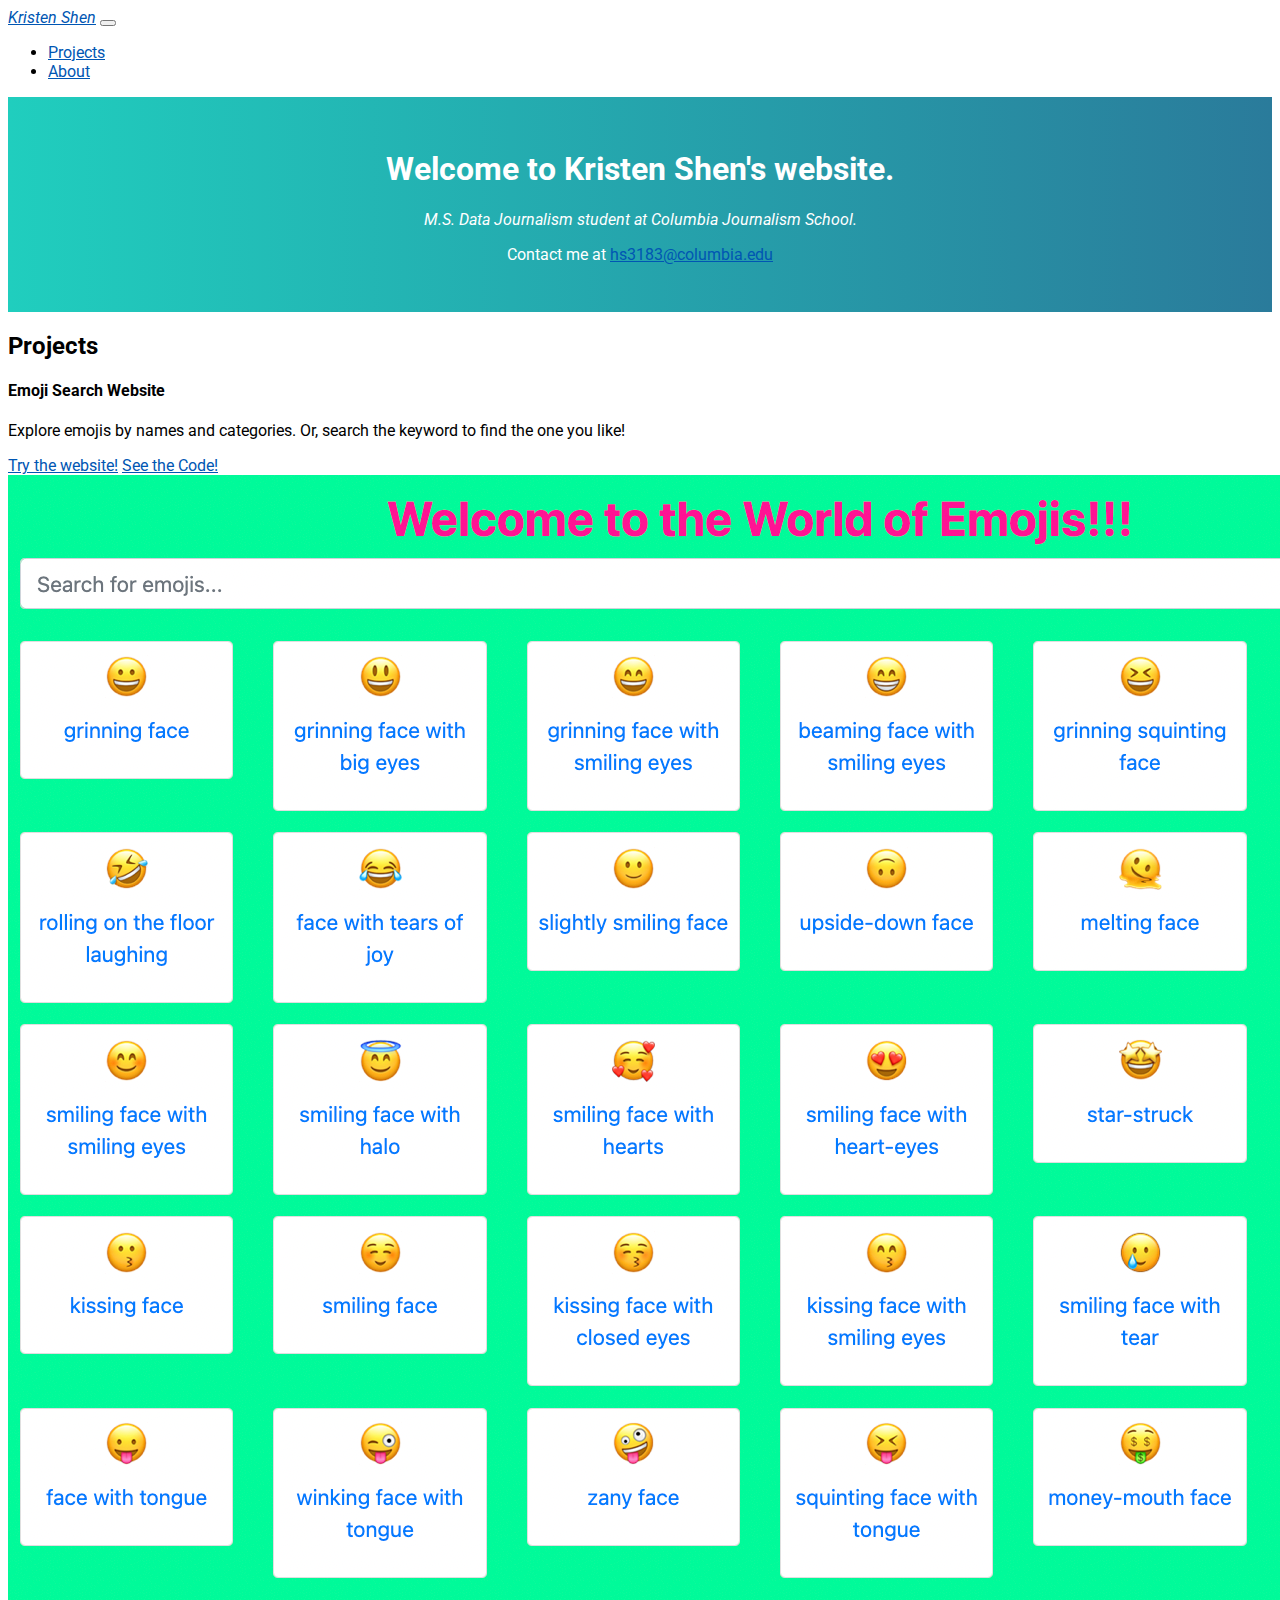
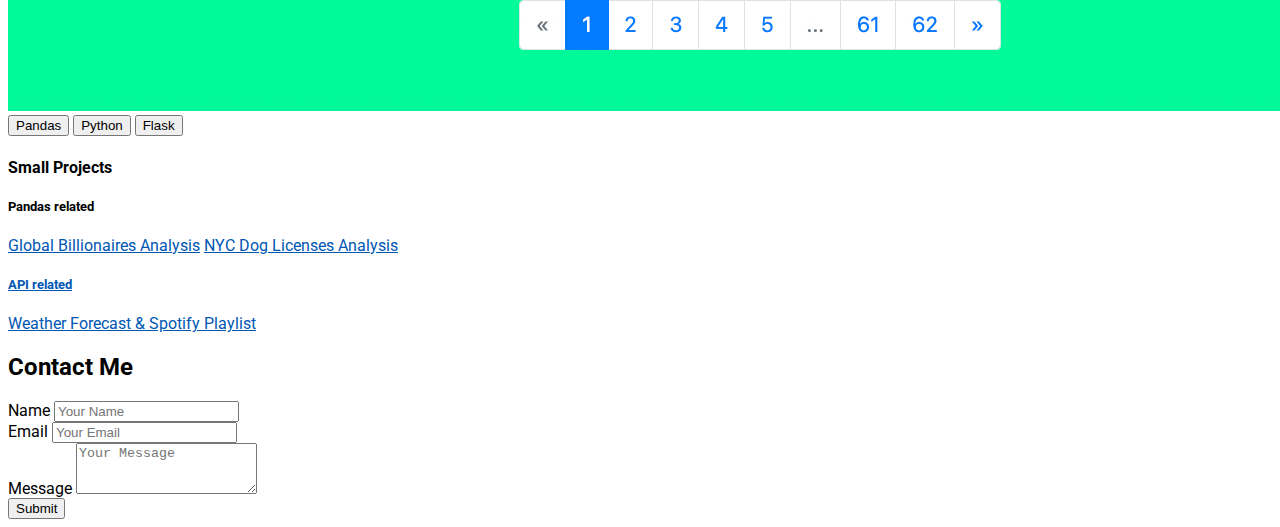
<file: index.html>
<!doctype html>
<html lang="en">
  <head>
    <!-- Required meta tags -->
    <meta charset="utf-8">
    <meta name="viewport" content="width=device-width, initial-scale=1, shrink-to-fit=no">

    <!-- Bootstrap CSS -->
    <link rel="stylesheet" href="https://cdn.jsdelivr.net/npm/bootstrap@4.1.3/dist/css/bootstrap.min.css" integrity="sha384-MCw98/SFnGE8fJT3GXwEOngsV7Zt27NXFoaoApmYm81iuXoPkFOJwJ8ERdknLPMO" crossorigin="anonymous">

    <!-- Google Fonts -->
    <link href="https://fonts.googleapis.com/css2?family=Roboto:wght@400;700&display=swap" rel="stylesheet">

    <style>
      body {
        font-family: 'Roboto', sans-serif;
      }

      .hero {
        background: linear-gradient(to right, #20cebe, #2a7b9b);
        color: white;
        padding: 2rem;
        text-align: center;
      }

      a {
        color: #0056b3;
      }

      a:hover {
        color: #20cebe;
        text-decoration: none;
      }

      .btn:hover {
        transform: scale(1.05);
        transition: 0.3s ease-in-out;
        color: #20cebe;
      }

      .content figure {
        margin-left: 0;
        margin-right: 0;
      }

      @media (max-width: 768px) {
        .hero .title {
          font-size: 2rem;
        }

        .hero .subtitle {
          font-size: 1.2rem;
        }
      }
    </style>

    <title>Kristen Shen's Portfolio</title>
  </head>

  <body>
    <nav class="navbar navbar-expand-lg navbar-light bg-light">
      <a class="navbar-brand" href="#"><em>Kristen Shen</em></a>
      <button class="navbar-toggler" type="button" data-toggle="collapse" data-target="#navbarNav" aria-controls="navbarNav" aria-expanded="false" aria-label="Toggle navigation">
        <span class="navbar-toggler-icon"></span>
      </button>
      <div class="collapse navbar-collapse" id="navbarNav">
        <ul class="navbar-nav">
          <li class="nav-item active">
            <a class="nav-link" href="#projects">Projects</a>
          </li>
          <li class="nav-item">
            <a class="nav-link" href="#about">About</a>
          </li>
        </ul>
      </div>
    </nav>

    <section class="hero">
      <div class="container">
        <h1 class="title is-1">Welcome to Kristen Shen's website.</h1>
        <p class="subtitle is-4"><em>M.S. Data Journalism student at Columbia Journalism School.</em></p>
        <p class="subtitle is-4">Contact me at <a href="mailto:hs3183@columbia.edu">hs3183@columbia.edu</a></p>
      </div>
    </section>

    <div class="container" id="projects">
      <section class="section">
        <h2 class="text-center mb-4">Projects</h2>
            
        <div class="row">
          <div class="col-lm-7">
            <div class="card-body">
              <h4 class="card-title">Emoji Search Website</h4>
              <p class="card-text">Explore emojis by names and categories. Or, search the keyword to find the one you like!</p>
              <a href="https://emoji-app-esm2.onrender.com/" class="btn btn-success">Try the website!</a>
              <a href="https://github.com/Kristen-Shen/project-emoji-app" class="btn btn-dark">See the Code!</a>
            </div>
            <div class="col-sm-5">
              <img class="img-fluid" src="emojiweb.png" alt="Screenshot of Emoji Search Website">
            </div>

              <div class="col-sm-5">
                <button class="btn btn-outline-primary btn-sm">Pandas</button>
                <button class="btn btn-outline-primary btn-sm">Python</button>
                <button class="btn btn-outline-primary btn-sm">Flask</button>
              </div>
        </div>

        <div class="row">
          <div class="col-lm-7">
            <div class="card-body">
              <h4 class="card-title">Small Projects</h4>
              <h5 class="card-text">Pandas related</h5>
              <a href="https://github.com/Kristen-Shen/homework-06" class="btn btn-info">Global Billionaires Analysis</a>
              <a href="https://github.com/Kristen-Shen/homework-07" class="btn btn-info">NYC Dog Licenses Analysis</a>

              <h5 class="card-text"><a href="https://kristen-shen.github.io/More-APIs-Homework-5-/">API related</a></h5>
              <a href="https://github.com/Kristen-Shen/More-APIs-Homework-5-" class="btn btn-info">Weather Forecast & Spotify Playlist </a>
            </div>
      
        </div>
      </section>
    </div>

    <div class="container" id="contact">
      <section class="section">
        <h2 class="text-center mb-4">Contact Me</h2>
        <form>
          <div class="form-group">
            <label for="name">Name</label>
            <input type="text" class="form-control" id="name" placeholder="Your Name">
          </div>
          <div class="form-group">
            <label for="email">Email</label>
            <input type="email" class="form-control" id="email" placeholder="Your Email">
          </div>
          <div class="form-group">
            <label for="message">Message</label>
            <textarea class="form-control" id="message" rows="3" placeholder="Your Message"></textarea>
          </div>
          <button type="submit" class="btn btn-primary">Submit</button>
        </form>
      </section>
    </div>

    <!-- Optional JavaScript -->
    <!-- jQuery first, then Popper.js, then Bootstrap JS -->
    <script src="https://code.jquery.com/jquery-3.3.1.slim.min.js" integrity="sha384-q8i/X+965DzO0rT7abK41JStQIAqVgRVzpbzo5smXKp4YfRvH+8abtTE1Pi6jizo" crossorigin="anonymous"></script>
    <script src="https://cdn.jsdelivr.net/npm/popper.js@1.14.3/dist/umd/popper.min.js" integrity="sha384-ZMP7rVo3mIykV+2+9J3UJ46jBkHhuGnU9GdRrt5pa600AMtnpzskvFyr8fR7XJ" crossorigin="anonymous"></script>
    <script src="https://cdn.jsdelivr.net/npm/bootstrap@4.1.3/dist/js/bootstrap.min.js" integrity="sha384-ChfqqxuZUCnJSK3+MXmPNIyE6ZbWh2IMqE241rYiqJxyMiZ6OW/JmZQ5stwEULTy" crossorigin="anonymous"></script>
  </body>
</html>
</file>
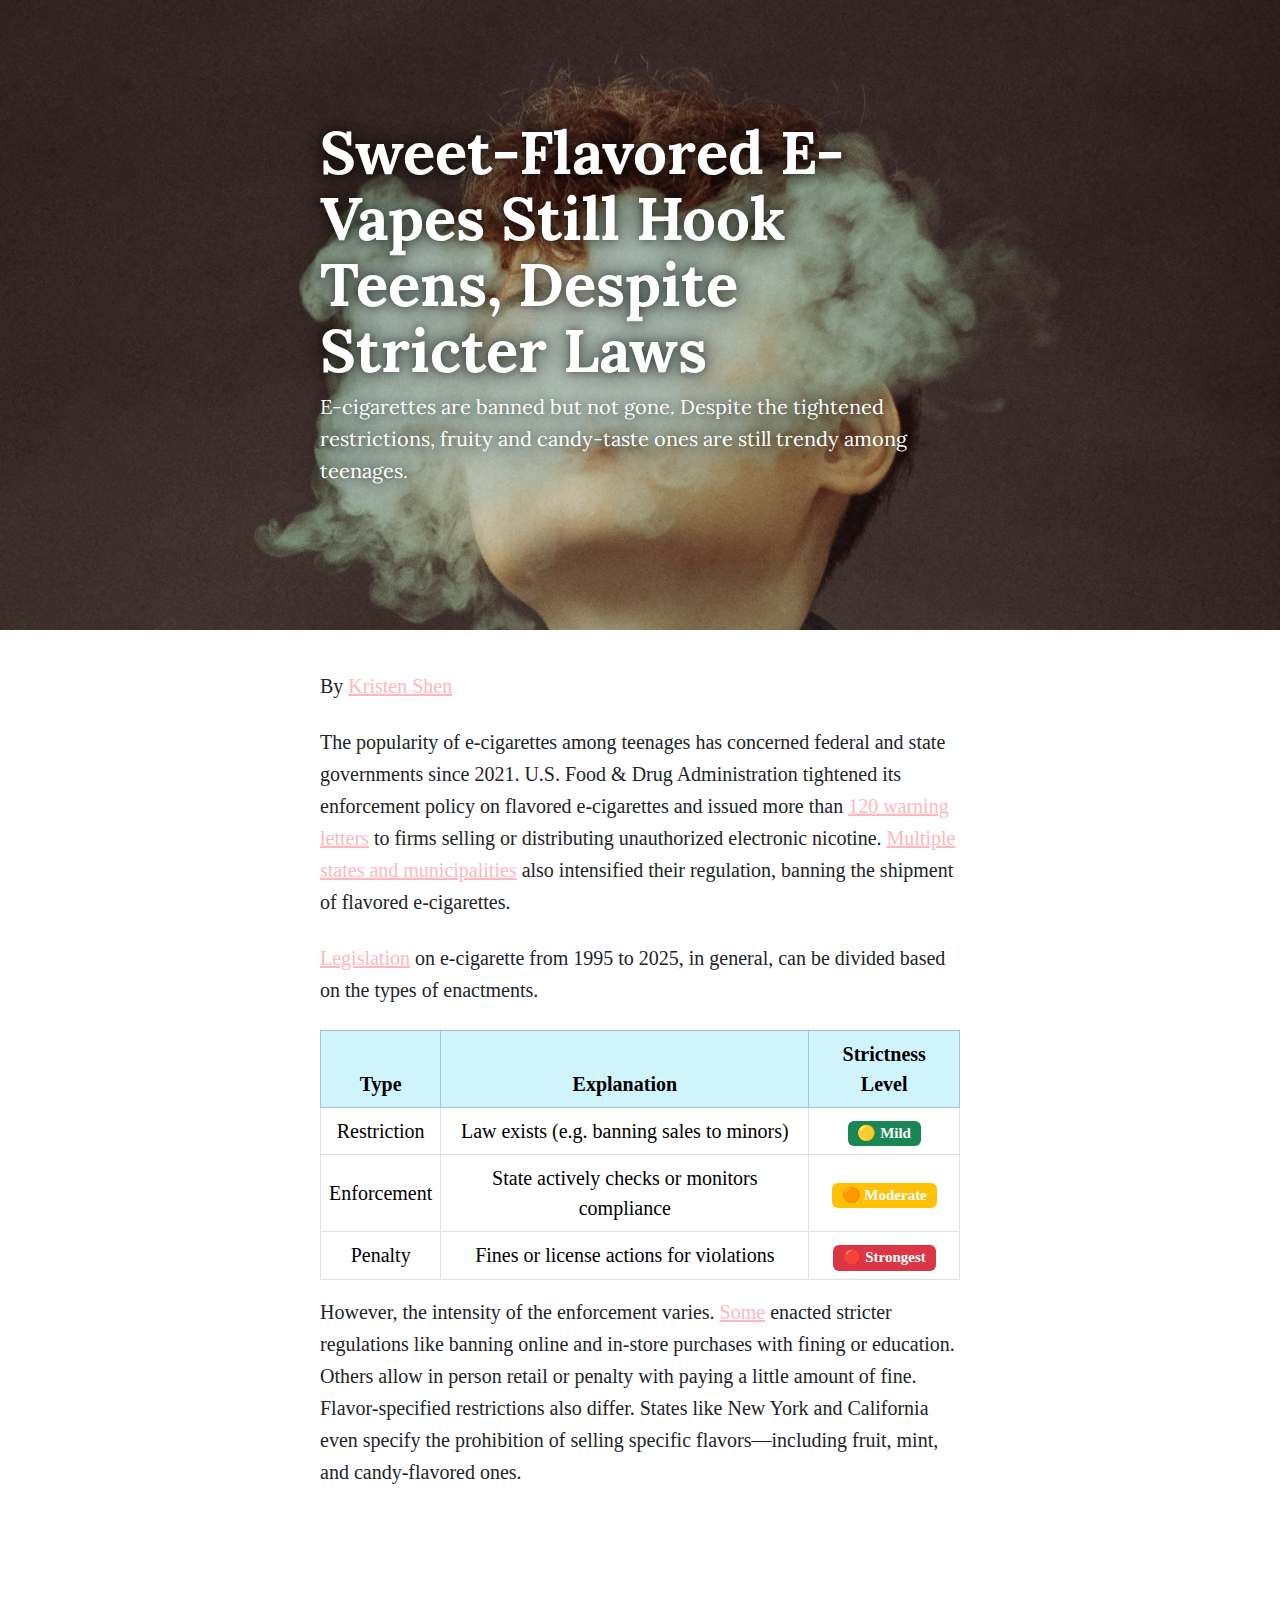
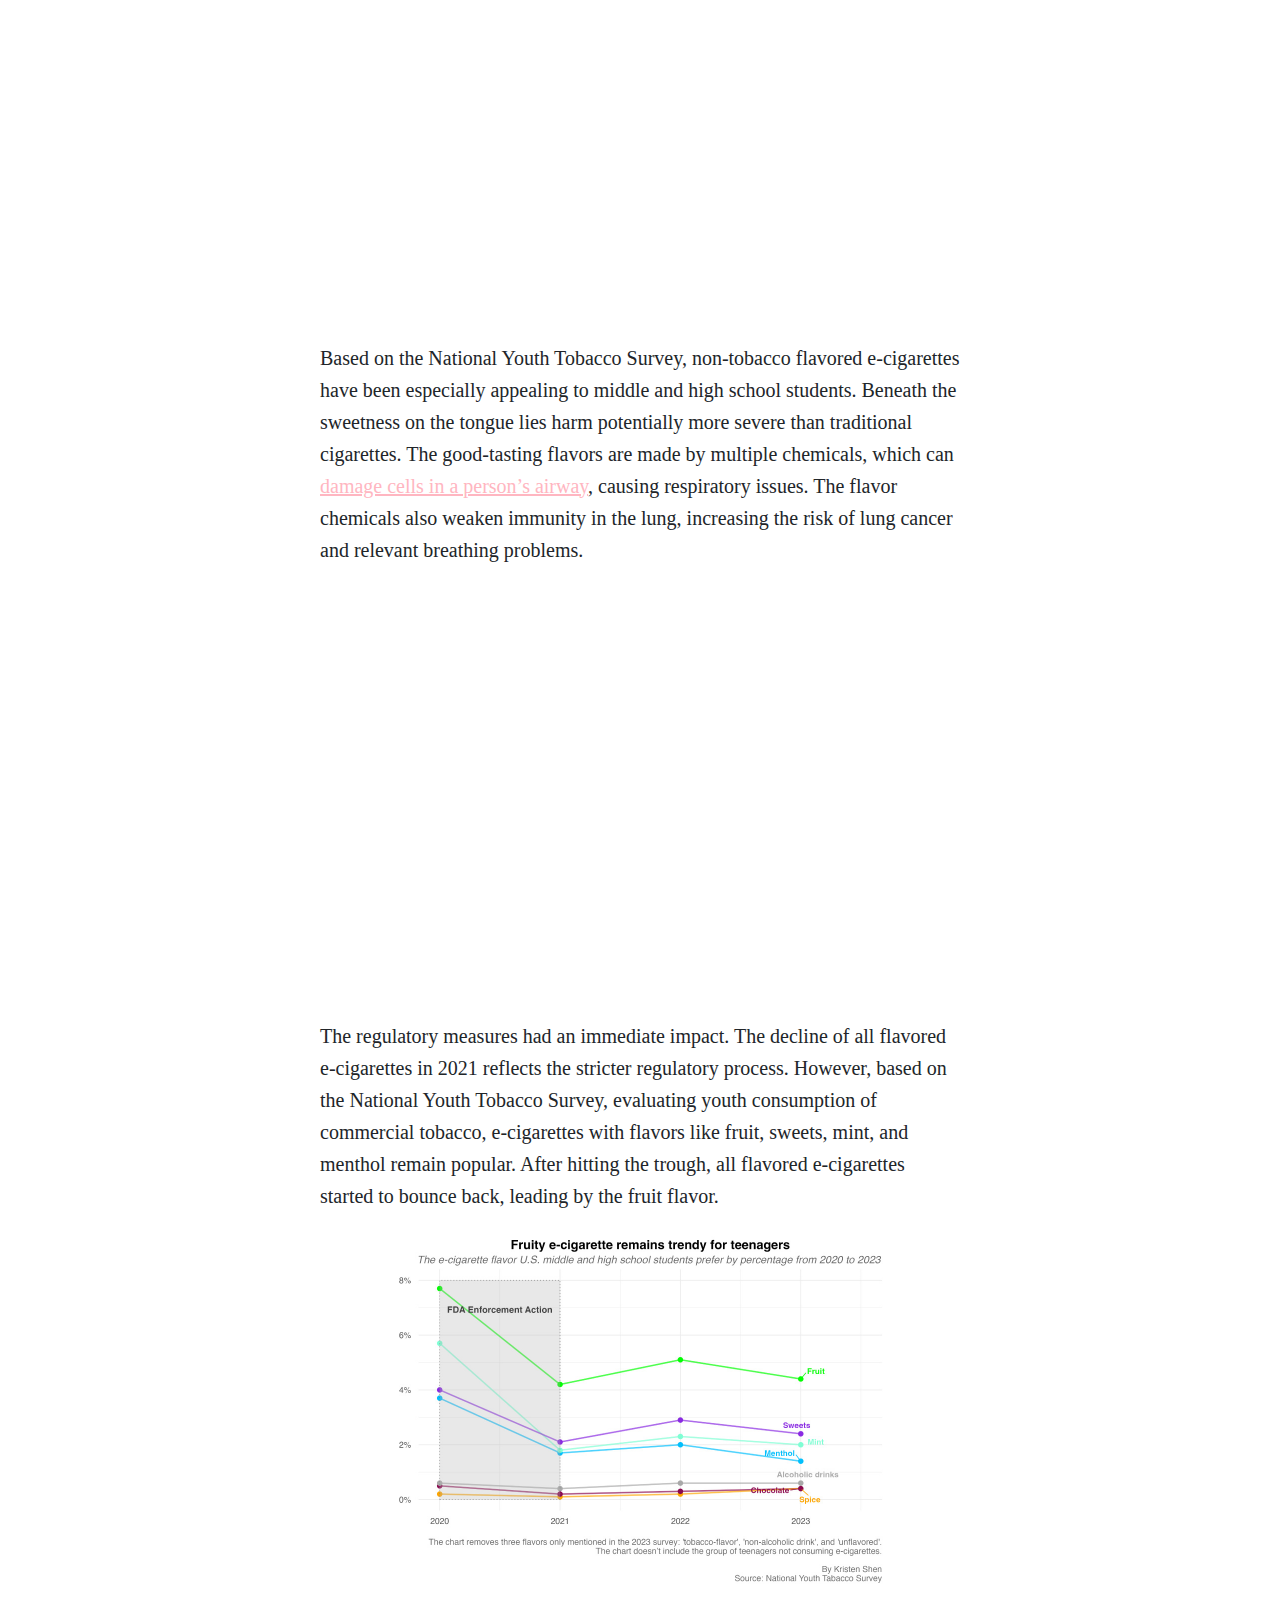
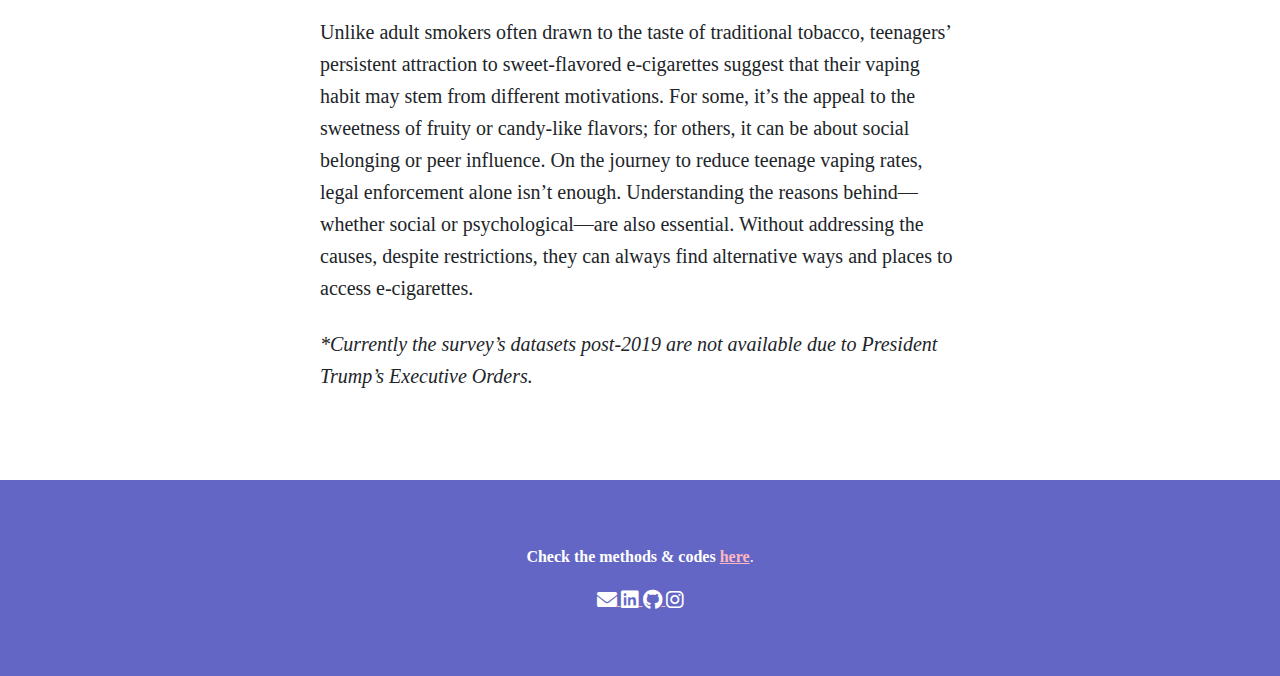
<file: e-cigarette/index.html>
<!DOCTYPE html>
<html>

<head>
    <meta charset="utf-8">
    <meta name="viewport" content="width=device-width, initial-scale=1">
    <title>E-cigarette</title>
    <link rel="icon" type="image/x-icon" href="favicon.ico">

    <!-- Google fonts -->
    <link rel="preconnect" href="https://fonts.gstatic.com" crossorigin>
    <link rel="preconnect" href="https://fonts.googleapis.com">
    <link rel="preconnect" href="https://fonts.gstatic.com" crossorigin>
    <link href="https://fonts.googleapis.com/css2?family=Lora:ital,wght@0,400;0,700;1,400;1,700&display=swap"
        rel="stylesheet">
    <link rel="stylesheet" href="https://cdnjs.cloudflare.com/ajax/libs/font-awesome/6.0.0/css/all.min.css">
    
    <link href="https://cdn.jsdelivr.net/npm/bootstrap@5.3.0/dist/css/bootstrap.min.css" rel="stylesheet">

    
    <style>
        body {
            margin: 0;
            font-size: 20px;
            font-family: Georgia, 'Times New Roman', Times, serif;
            text-rendering: optimizeLegibility;
        }

        .content {
            max-width: 640px;
            margin: auto;
        }

        .header {
            padding: 3em 0;
        }

        a {
            color: #FFB6C1;
        }

        .footer {
            background-color: #6366c4;
            text-align: center;
            font-size: 0.8em;
            margin-top: 4em;
            padding: 4em 0;
            color: white;
            /* width: 100%; */
        }

        figure {
            margin: 0;
            padding-bottom: 1.2em;
        }

        figcaption {
            font-size: 0.8em;
            text-align: center;
            margin-top: 0.5em;
            color: #666;
        }

        h1 {
            font-family: 'Lora', Georgia, serif;
            font-weight: bold;
            font-size: 3em;
            line-height: 1.1;
        }

        .subhead {
            font-family: 'Lora', Georgia, serif;
        }

        .full-width figure {
            text-align: center;
        }

        iframe,
        img,
        video {
            max-width: 100%;
        }

        p {
            line-height: 1.6;
            margin: 0;
            padding-bottom: 1.2em;
        }

        ul {
            margin: 0;
            padding-bottom: 1em;
            line-height: 1.6;
        }

        iframe {
            padding-bottom: 1.2em;
        }

        code {
            font-family: 'Courier New', monospace;
            background: #fff880;
        }

        .center-container {
        display: flex;
        justify-content: center;
        align-items: center;
        height: 100%;
        }
        button {
            padding: 15px 40px;
            font-size: 20px;
            background-color: #5a7bb8;
            color: white;
            border: none;
            border-radius: 8px;
            cursor: pointer;
            transition: background-color 0.3s ease;
        }

        button:hover {
            background-color: #45a049;
        }
        .modal {
        display: none;
        position: fixed;
        z-index: 1000;
        left: 0;
        top: 0;
        width: 100%;
        height: 100%;
        overflow: auto;
        background-color: rgba(0,0,0,0.6);
        }

        .modal-content {
        background-color: #fff;
        margin: 10% auto;
        padding: 1rem;
        border-radius: 8px;
        width: fit-content;
        position: relative;
        }

        .close {
        position: absolute;
        top: 5px;
        right: 15px;
        font-size: 28px;
        font-weight: bold;
        cursor: pointer;

        /* table */
        table {
        width: 100%;
        border-collapse: collapse;
        margin-top: 20px;
        background-color: white;
        box-shadow: 0 2px 8px rgba(0,0,0,0.1);
        }
        th, td {
        border: 1px solid #ddd;
        padding: 16px;
        text-align: left;
        }
        th {
        background-color: #5a7bb8;
        color: black;
        }
        td:last-child {
        font-weight: bold;
        font-size: 1.1em;
        }
        tr:nth-child(even) {
        background-color: #f4f6fb;
        }
        }



        /* margin on mobile */
        @media (max-width: 640px) {
            body {
                font-size: 18px;
            }

            .content {
                padding-left: 0.5em;
                padding-right: 0.5em;
            }
        }
    </style>
    <style>
        .with-image-bg,
        .with-video-bg {
            position: relative;
            background-size: cover;
            margin-bottom: 2em;

            /* Center everything inside */
            min-height: 70svh;
            display: flex;
            justify-content: center;
            align-items: center;

            /* White text with a shadow */
            color: white;
            text-shadow: 0px 0px 30px black,
                0px 0px 10px rgba(0, 0, 0, 0.5);
        }

        .with-image-bg {
            background-image: url('hor.jpg');
        }

        .video-background {
            position: absolute;
            top: 0;
            width: 100%;
            height: 100%;
            z-index: -1;
        }

        .video-background video {
            object-fit: cover;
            width: 100%;
            height: 100%;
        }
    </style>
</head>

<body>
    <div class="header with-image-bg">
        <div class="content">
            <h1>Sweet-Flavored E-Vapes Still Hook Teens, Despite Stricter Laws</h1>
            <p class="subhead">E-cigarettes are banned but not gone. Despite the tightened restrictions, fruity and candy-taste ones are still trendy among teenages.</p>
        </div>
    </div>
    <div class="content">
        <div class="byline">
            <p>By <a href="https://kristen-shen.github.io/">Kristen Shen</a></p>
        </div>

        <p>The popularity of e-cigarettes among teenages has concerned federal and state governments since 2021. 
            U.S. Food & Drug Administration tightened its enforcement policy on flavored e-cigarettes and issued more than <a href="https://www.fda.gov/news-events/congressional-testimony/epidemic-continues-youth-vaping-america-06232021#:~:text=On%20January%202%2C%202020%2C%20amid,of%20ENDS%20by%20underage%20persons">120 warning letters</a>
            to firms selling or distributing unauthorized electronic nicotine. 
            <a href="https://www.cdc.gov/statesystem/factsheets/ecigarette/ECigarette.html#:~:text=As%20of%20September%2030%2C%202024%2036%20states%20(Alabama%2C%20Alaska,cigarettes%20over%2Dthe%2Dcounter">Multiple states and municipalities</a> also intensified their regulation, banning the shipment of flavored e-cigarettes.
            
        

        <p><a href="https://healthdata.gov/dataset/CDC-STATE-System-E-Cigarette-Legislation-Youth-Acc/4a8m-9cpy/about_data">Legislation</a> on e-cigarette from 1995 to 2025, in general, can be divided based on the types of enactments.</p>
        <!-- table -->

            <table class="table table-bordered table-hover align-middle text-center">
                <thead class="table-info">
                <tr>
                    <th>Type</th>
                    <th>Explanation</th>
                    <th>Strictness Level</th>
                </tr>
                </thead>
                <tbody>
                <tr>
                    <td>Restriction</td>
                    <td>Law exists (e.g. banning sales to minors)</td>
                    <td><span class="badge bg-success">🟡 Mild</span></td>
                </tr>
                    <td>Enforcement</td>
                    <td>State actively checks or monitors compliance</td>
                    <td><span class="badge bg-warning">🟠 Moderate</span></td>
                </tr>
                <tr>
                    <td>Penalty</td>
                    <td>Fines or license actions for violations</td>
                    <td><span class="badge bg-danger">🔴 Strongest</span></td>
                </tr>
                </tbody>
            </table>

        

        <p>However, the intensity of the enforcement varies. 
            <a href="https://www.publichealthlawcenter.org/sites/default/files/inline-files/ECigarette-Legal-Landscape-June152024.pdf">Some</a> enacted stricter regulations like banning online and in-store purchases with fining or education. 
            Others allow in person retail or penalty with paying a little amount of fine. Flavor-specified restrictions also differ. 
            States like New York and California even specify the prohibition of selling specific flavors—including fruit, mint, and candy-flavored ones. </p>
        <!-- map -->
        <div style="min-height:400px" id="datawrapper-vis-qARKD"><script type="text/javascript" defer src="https://datawrapper.dwcdn.net/qARKD/embed.js" charset="utf-8" data-target="#datawrapper-vis-qARKD"></script><noscript><img src="https://datawrapper.dwcdn.net/qARKD/full.png" alt="" /></noscript></div>
        <br>
        <p>Based on the National Youth Tobacco Survey, non-tobacco flavored e-cigarettes have been especially appealing to middle and high school students. 
            Beneath the sweetness on the tongue lies harm potentially more severe than traditional cigarettes. 
            The good-tasting flavors are made by multiple chemicals, which can <a href="https://pmc.ncbi.nlm.nih.gov/articles/PMC8424560/?utm_source=chatgpt.com">damage cells in a person’s airway</a>, causing respiratory issues. The flavor chemicals also weaken immunity in the lung, increasing the risk of lung cancer and relevant breathing problems.</p>
      
        <!-- chart 2023 trend here -->
        <div style="min-height:400px" id="datawrapper-vis-h1PCX"><script type="text/javascript" defer src="https://datawrapper.dwcdn.net/h1PCX/embed.js" charset="utf-8" data-target="#datawrapper-vis-h1PCX"></script><noscript><img src="https://datawrapper.dwcdn.net/h1PCX/full.png" alt="" /></noscript></div>
        <br>
        <p>The regulatory measures had an immediate impact. The decline of all flavored e-cigarettes in 2021 reflects the stricter regulatory process. However, based on the National Youth Tobacco Survey, evaluating youth consumption of commercial tobacco, e-cigarettes with flavors like fruit, sweets, mint, and menthol remain popular. After hitting the trough, all flavored e-cigarettes started to bounce back, leading by the fruit flavor.</p>

        <!-- chart ai2html-ggplothere -->

        <!-- Generated by ai2html v0.121.1 - 2025-05-24 22:26 -->
        <!-- ai file: Data Studio 2025 Template.ai -->
        <style media="screen,print">
            #g-Data-Studio-2025-Template-box ,
            #g-Data-Studio-2025-Template-box .g-artboard {
                margin:0 auto;
            }
            #g-Data-Studio-2025-Template-box p {
                margin:0;
            }
            #g-Data-Studio-2025-Template-box .g-aiAbs {
                position:absolute;
            }
            #g-Data-Studio-2025-Template-box .g-aiImg {
                position:absolute;
                top:0;
                display:block;
                width:100% !important;
            }
            #g-Data-Studio-2025-Template-box .g-aiSymbol {
                position: absolute;
                box-sizing: border-box;
            }
            #g-Data-Studio-2025-Template-box .g-aiPointText p { white-space: nowrap; }
            #g-Data-Studio-2025-Template-full {
                position:relative;
                overflow:hidden;
            }
            #g-Data-Studio-2025-Template-medium {
                position:relative;
                overflow:hidden;
            }
            #g-Data-Studio-2025-Template-mobile {
                position:relative;
                overflow:hidden;
            }

        </style>

        <div id="g-Data-Studio-2025-Template-box" class="ai2html ai2html-responsive">

            <!-- Artboard: full -->
            <div id="g-Data-Studio-2025-Template-full" class="g-artboard" style="width:700px; height:425px;" data-aspect-ratio="1.647" data-min-width="700">
        <div style=""></div>
                <img id="g-Data-Studio-2025-Template-full-img" class="g-Data-Studio-Template-full-img g-aiImg" alt="" src="Data-Studio-2025-Template-full.jpg"/>
            </div>

            <!-- Artboard: medium -->
            <div id="g-Data-Studio-2025-Template-medium" class="g-artboard" style="width:490px; height:350px;" data-aspect-ratio="1.4" data-min-width="490" data-max-width="699">
        <div style=""></div>
                <img id="g-Data-Studio-2025-Template-medium-img" class="g-Data-Studio-Template-medium-img g-aiImg" alt="" src="Data-Studio-2025-Template-medium.jpg"/>
            </div>

            <!-- Artboard: mobile -->
            <div id="g-Data-Studio-2025-Template-mobile" class="g-artboard" style="max-width: 375px;max-height: 471px" data-aspect-ratio="0.797" data-min-width="0" data-max-width="489">
        <div style="padding: 0 0 125.5467% 0;"></div>
                <img id="g-Data-Studio-2025-Template-mobile-img" class="g-Data-Studio-Template-mobile-img g-aiImg" alt="" src="Data-Studio-2025-Template-mobile.jpg"/>
            </div>

        </div>

<script type="text/javascript">
	(function (containerId, opts) {
		var nameSpace = opts.namespace || '';
		var containers = findContainers(containerId);
		containers.forEach(resize);

		function resize(container) {
			var onResize = throttle(update, 200);
			var waiting = !!window.IntersectionObserver;
			var observer;
			update();

			document.addEventListener('DOMContentLoaded', update);
			window.addEventListener('resize', onResize);

			// NYT Scoop-specific code
			if (opts.setup) {
				opts.setup(container).on('cleanup', cleanup);
			}

			function cleanup() {
				document.removeEventListener('DOMContentLoaded', update);
				window.removeEventListener('resize', onResize);
				if (observer) observer.disconnect();
			}

			function update() {
				var artboards = selectChildren('.' + nameSpace + 'artboard[data-min-width]', container),
						width = Math.round(container.getBoundingClientRect().width);

				// Set artboard visibility based on container width
				artboards.forEach(function(el) {
					var minwidth = el.getAttribute('data-min-width'),
							maxwidth = el.getAttribute('data-max-width');
					if (+minwidth <= width && (+maxwidth >= width || maxwidth === null)) {
						if (!waiting) {
							selectChildren('.' + nameSpace + 'aiImg', el).forEach(updateImgSrc);
							selectChildren('video', el).forEach(updateVideoSrc);
						}
						el.style.display = 'block';
					} else {
						el.style.display = 'none';
					}
				});

				// Initialize lazy loading on first call
				if (waiting && !observer) {
					if (elementInView(container)) {
						waiting = false;
						update();
					} else {
						observer = new IntersectionObserver(onIntersectionChange, {rootMargin: "800px"});
						observer.observe(container);
					}
				}
			}

			function onIntersectionChange(entries) {
				// There may be multiple entries relating to the same container
				// (captured at different times)
				var isIntersecting = entries.reduce(function(memo, entry) {
					return memo || entry.isIntersecting;
				}, false);
				if (isIntersecting) {
					waiting = false;
					// update: don't remove -- we need the observer to trigger an update
					// when a hidden map becomes visible after user interaction
					// (e.g. when an accordion menu or tab opens)
					// observer.disconnect();
					// observer = null;
					update();
				}
			}
		}

		function findContainers(id) {
			// support duplicate ids on the page
			return selectChildren('.ai2html-responsive', document).filter(function(el) {
				if (el.getAttribute('id') != id) return false;
				if (el.classList.contains('ai2html-resizer')) return false;
				el.classList.add('ai2html-resizer');
				return true;
			});
		}

		// Replace blank placeholder image with actual image
		function updateImgSrc(img) {
			var src = img.getAttribute('data-src');
			if (src && img.getAttribute('src') != src) {
				img.setAttribute('src', src);
			}
		}

		function updateVideoSrc(el) {
			var src = el.getAttribute('data-src');
			if (src && !el.hasAttribute('src')) {
				el.setAttribute('src', src);
			}
		}

		function elementInView(el) {
			var bounds = el.getBoundingClientRect();
			return bounds.top < window.innerHeight && bounds.bottom > 0;
		}

		function selectChildren(selector, parent) {
			return parent ? Array.prototype.slice.call(parent.querySelectorAll(selector)) : [];
		}

		// based on underscore.js
		function throttle(func, wait) {
			var timeout = null, previous = 0;
			function run() {
					previous = Date.now();
					timeout = null;
					func();
			}
			return function() {
				var remaining = wait - (Date.now() - previous);
				if (remaining <= 0 || remaining > wait) {
					clearTimeout(timeout);
					run();
				} else if (!timeout) {
					timeout = setTimeout(run, remaining);
				}
			};
		}
	})("g-Data-Studio-2025-Template-box", {namespace: "g-", setup: window.setupInteractive || window.getComponent});
</script>
<!-- End ai2html - 2025-05-24 22:26 -->
        <br>
        <p>Unlike adult smokers often drawn to the taste of traditional tobacco, teenagers’ persistent attraction to sweet-flavored e-cigarettes suggest that their vaping habit may stem from different motivations. For some, it’s the appeal to the sweetness of  fruity or candy-like flavors; for others, it can be about social belonging or peer influence. On the journey to reduce teenage vaping rates, legal enforcement alone isn’t enough. Understanding the reasons behind—whether social or psychological—are also essential. Without addressing the causes, despite restrictions, they can always find alternative ways and places to access e-cigarettes. </p>
        <p><i>*Currently the survey’s datasets post-2019 are not available due to President Trump’s Executive Orders.</i> </p> 

    </div>
    <div class="footer">
        <div class="content">
            <p><strong>Check the methods & codes <a href="https://github.com/Kristen-Shen/Kristen-Shen.github.io/tree/main/e-cigarette">here</a></strong>.</p>
            <a href="mailto:hs3183@columbia.edu" class="icon is-medium mr-3">
                <i class="fas fa-envelope fa-lg" style="color:white;"></i>
            </a>
            <a href="https://www.linkedin.com/in/kristen-he-shen-85a520214" class="icon is-medium mr-3">
                <i class="fab fa-linkedin fa-lg" style="color:white;"></i>
            </a>
            <a href="https://github.com/Kristen-Shen" class="icon is-medium mr-3">
                <i class="fab fa-github fa-lg" style="color:white;"></i>
            </a>
            <a href="https://www.instagram.com/krishen_river" class="icon is-medium mr-3">
                <i class="fab fa-instagram fa-lg" style="color:white;"></i>
            </a>

        </div>
    </div>
</body>

</html>
</file>
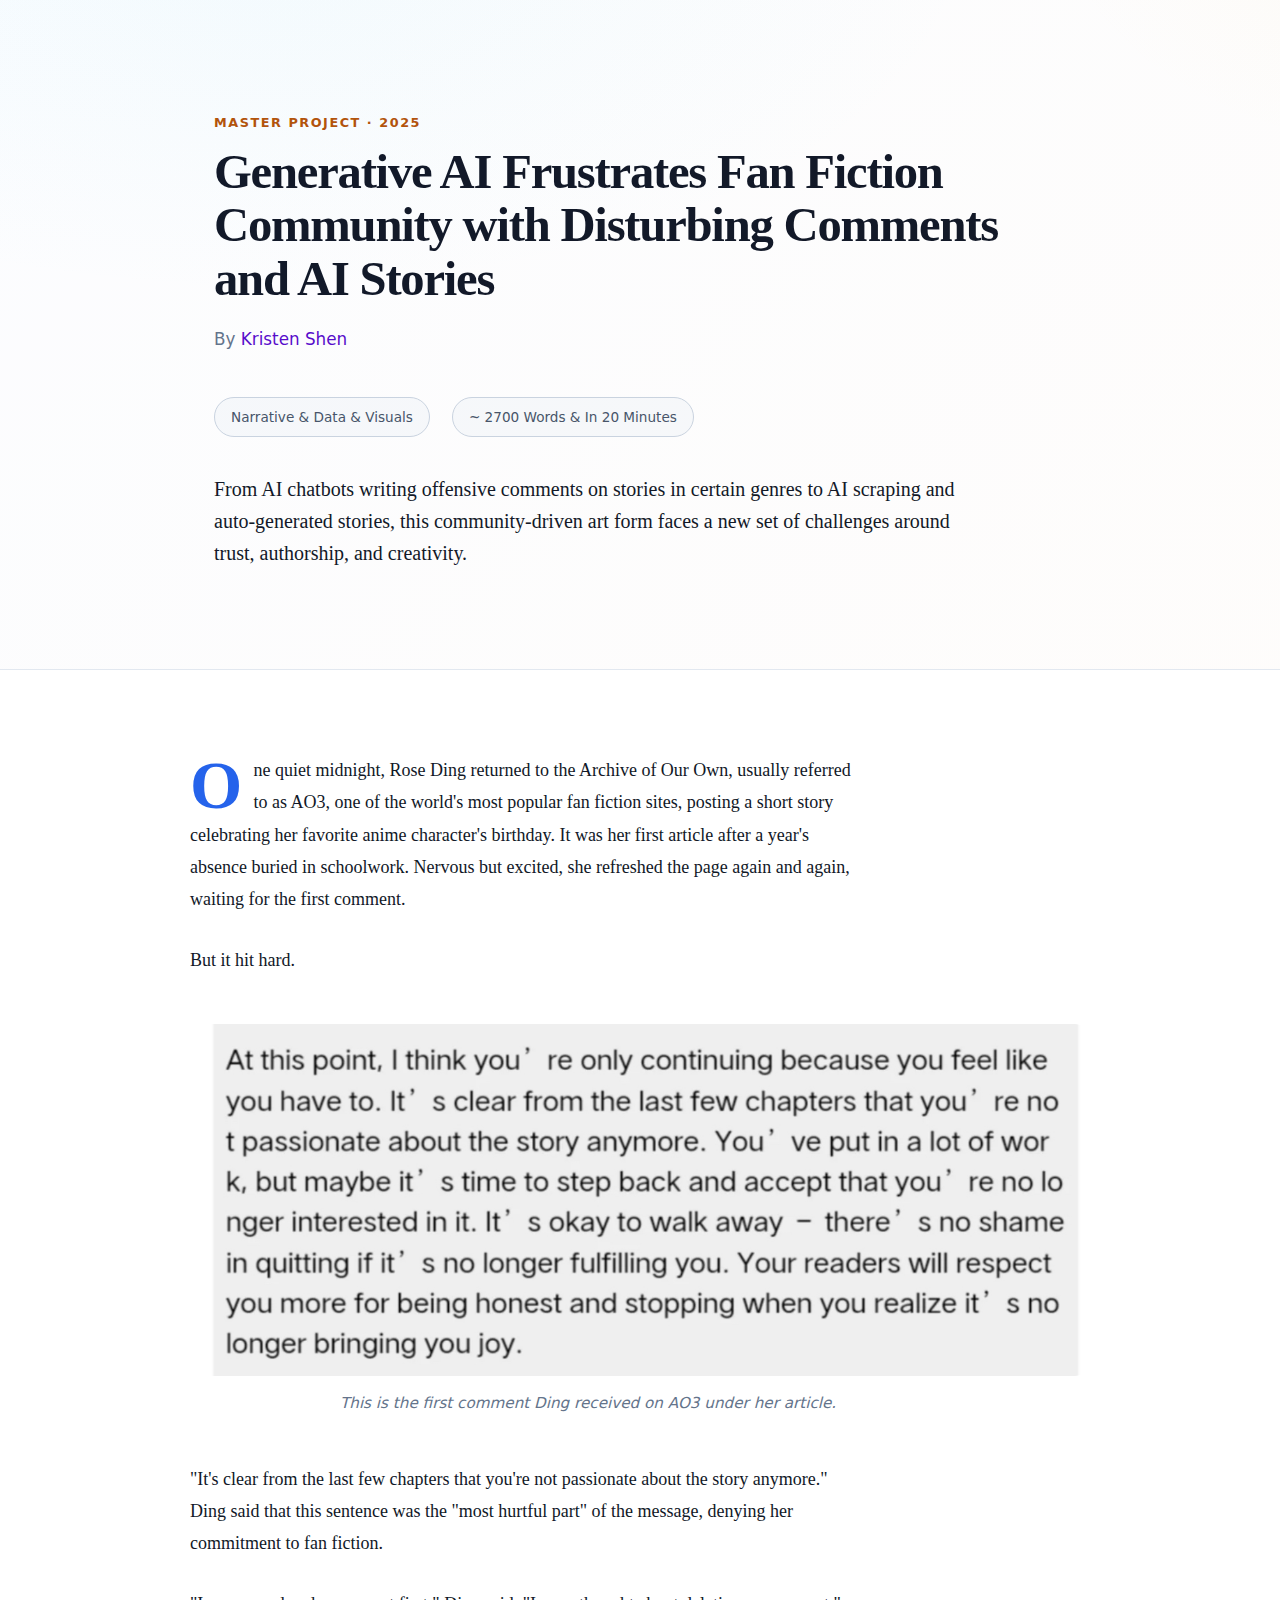
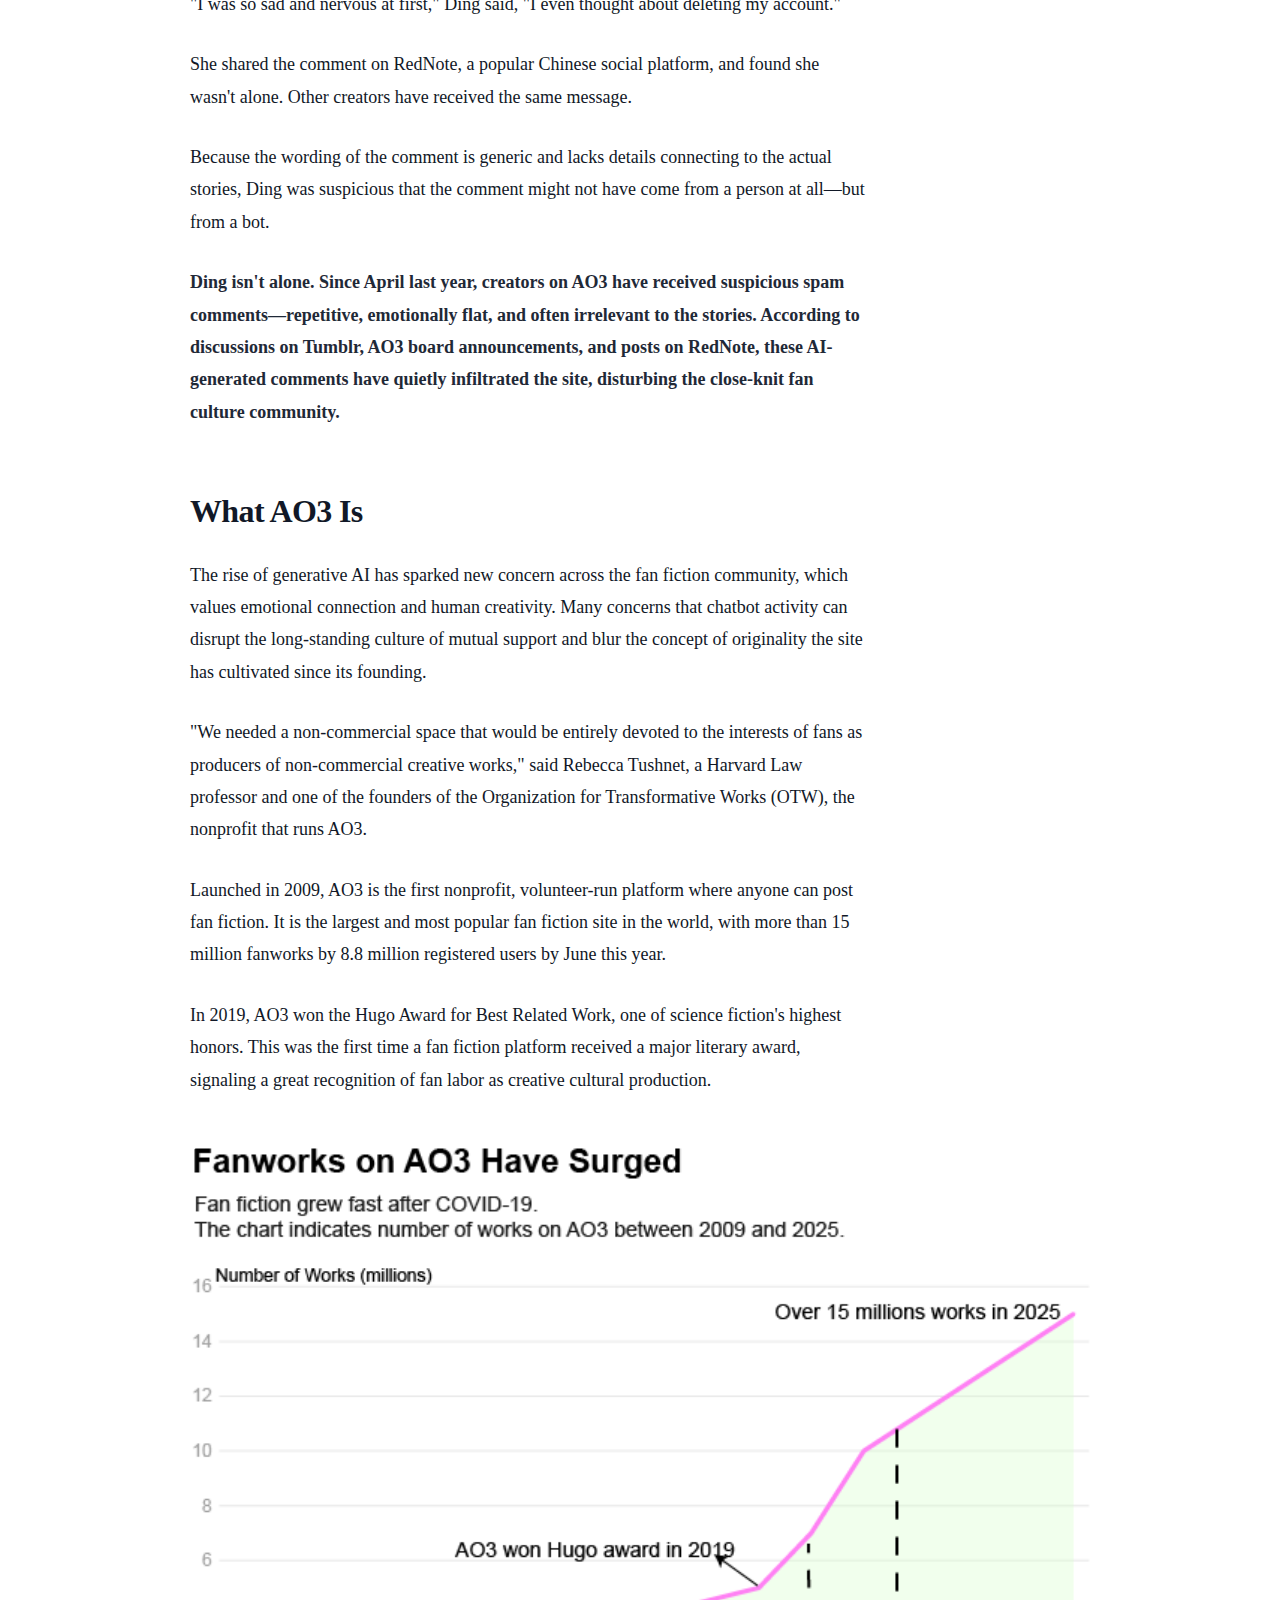
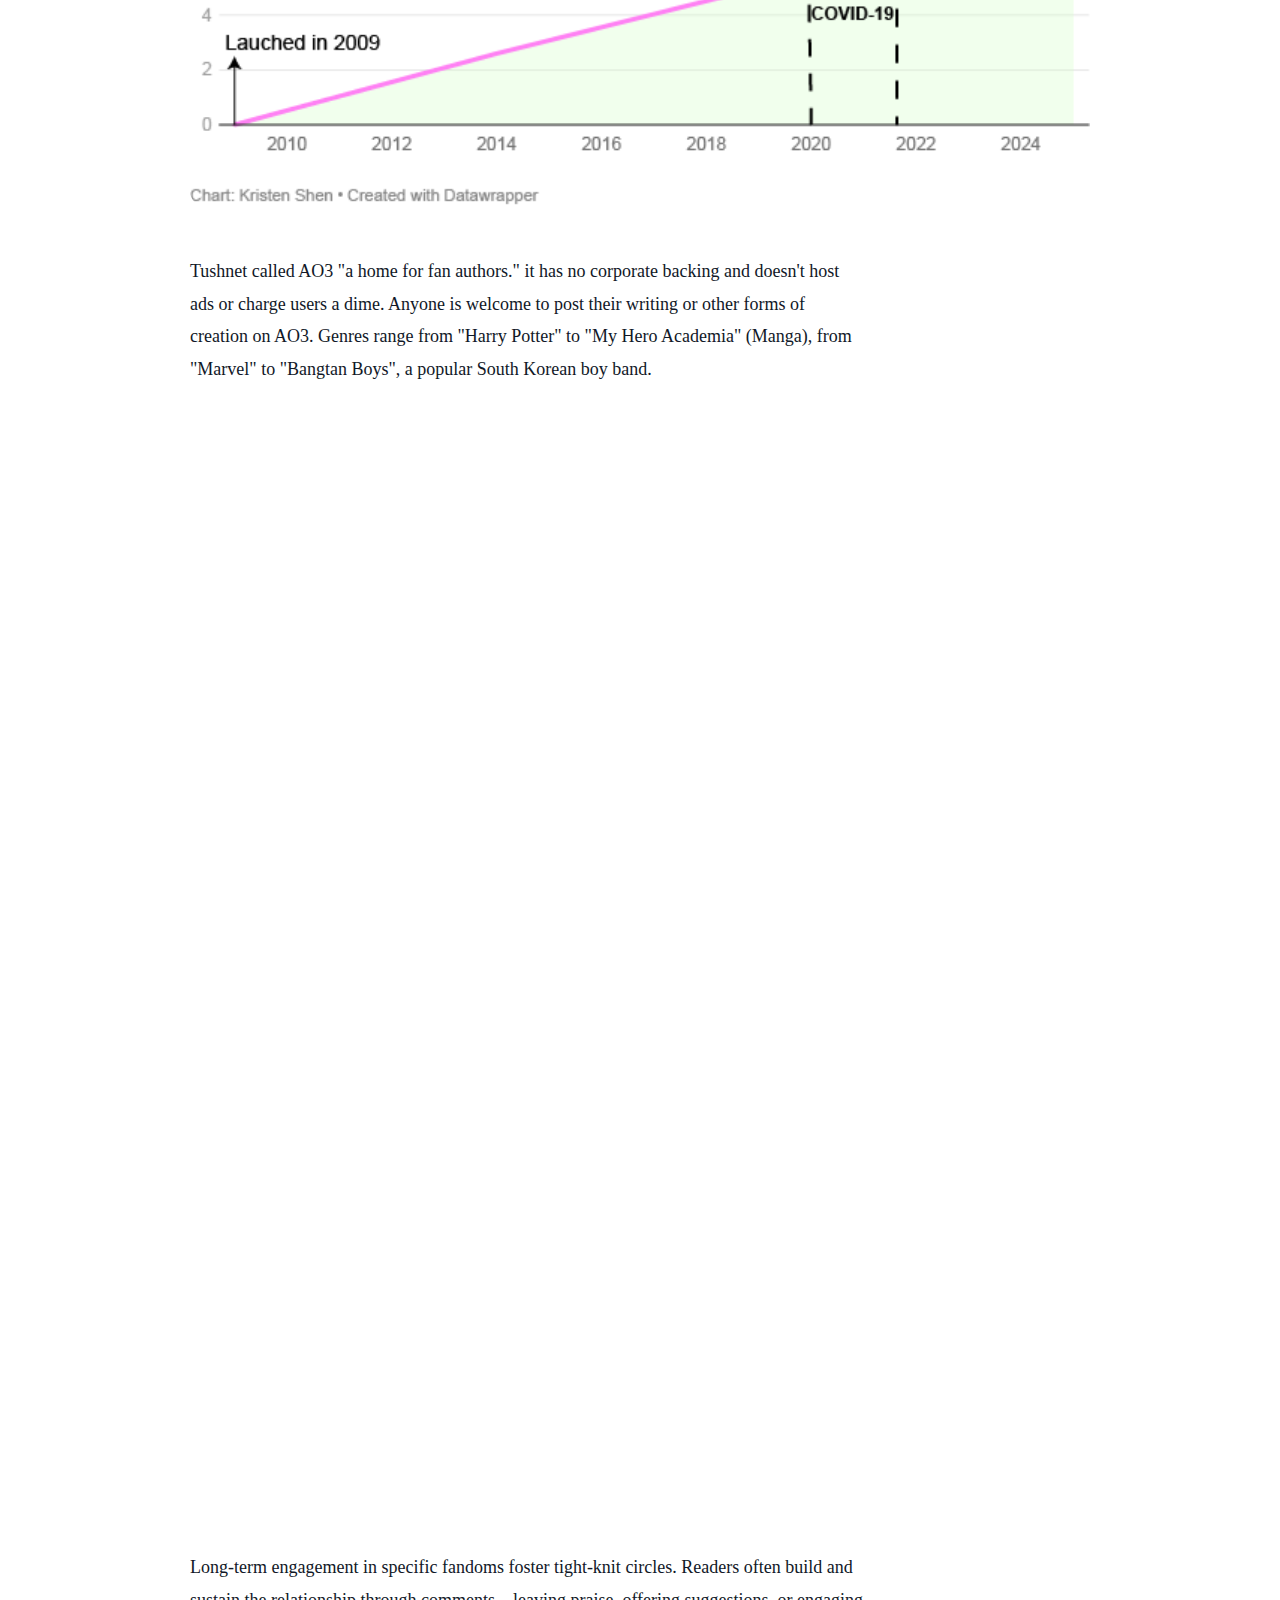
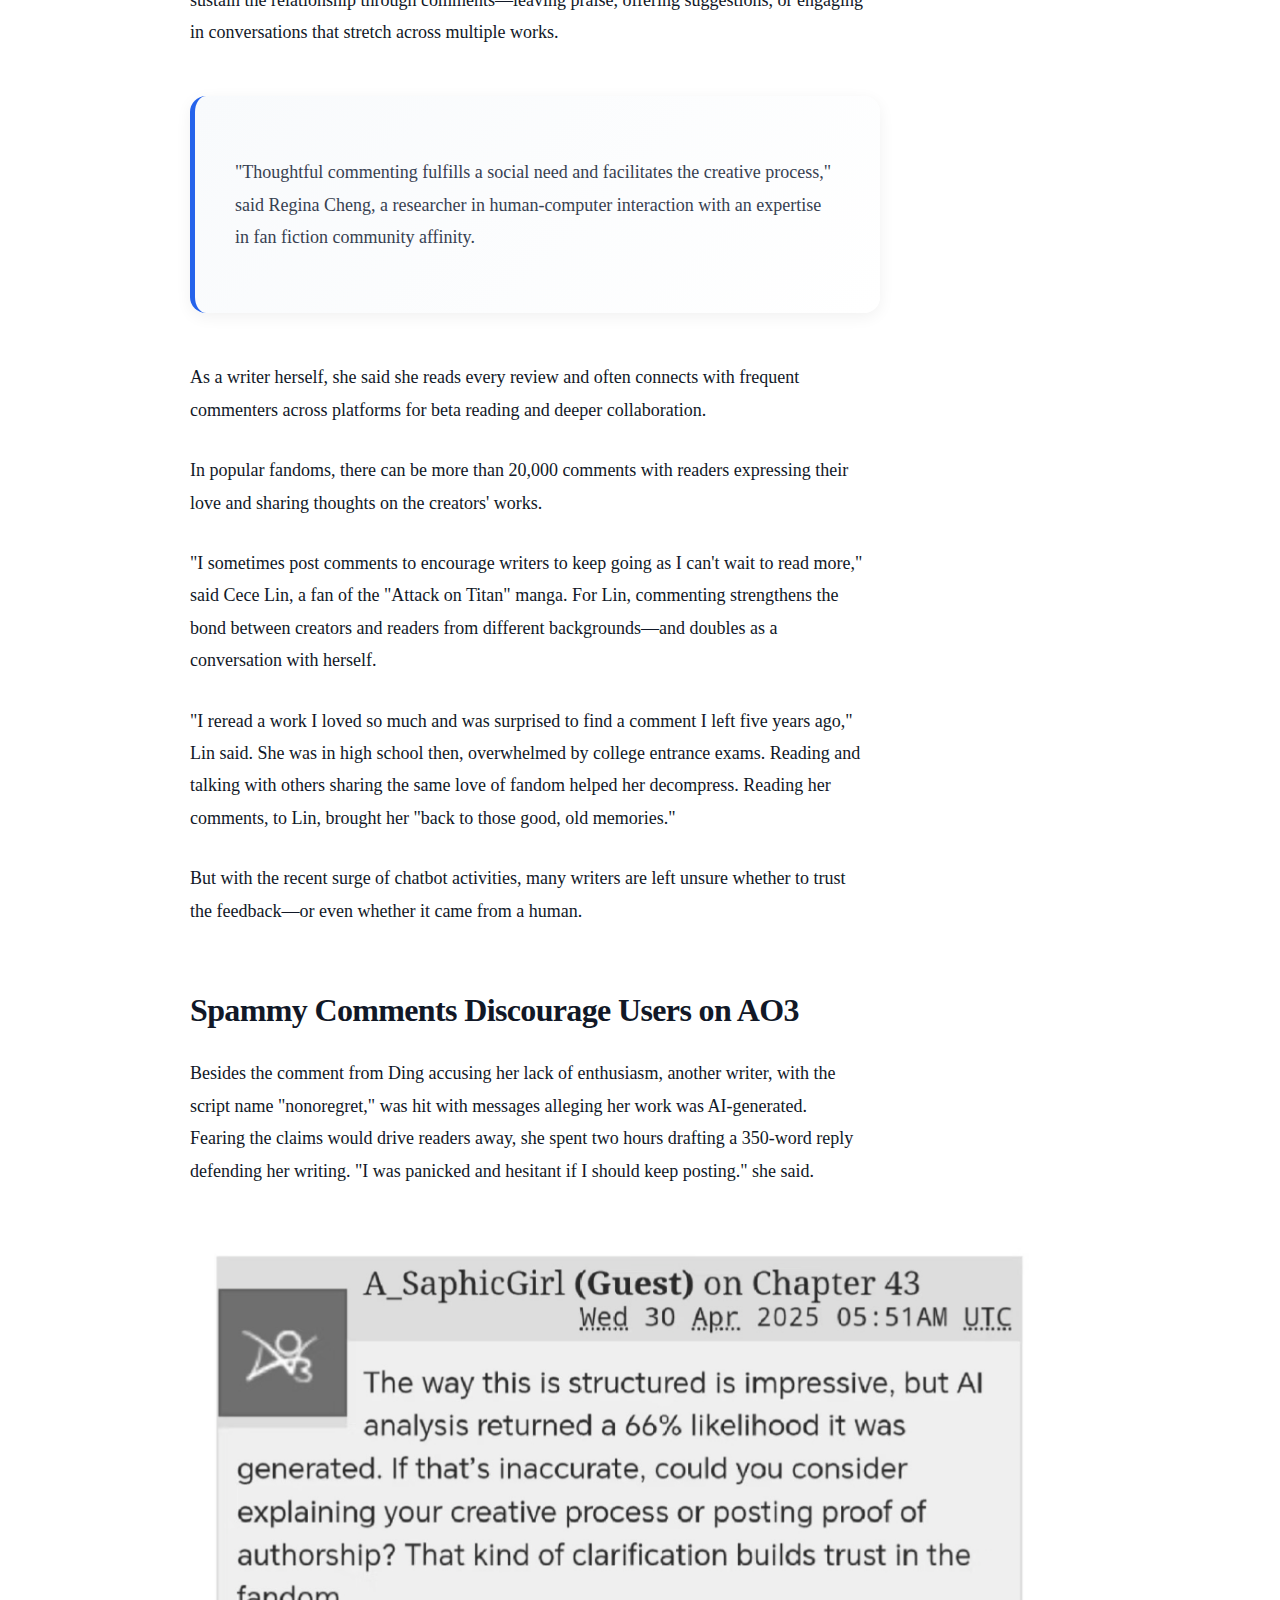
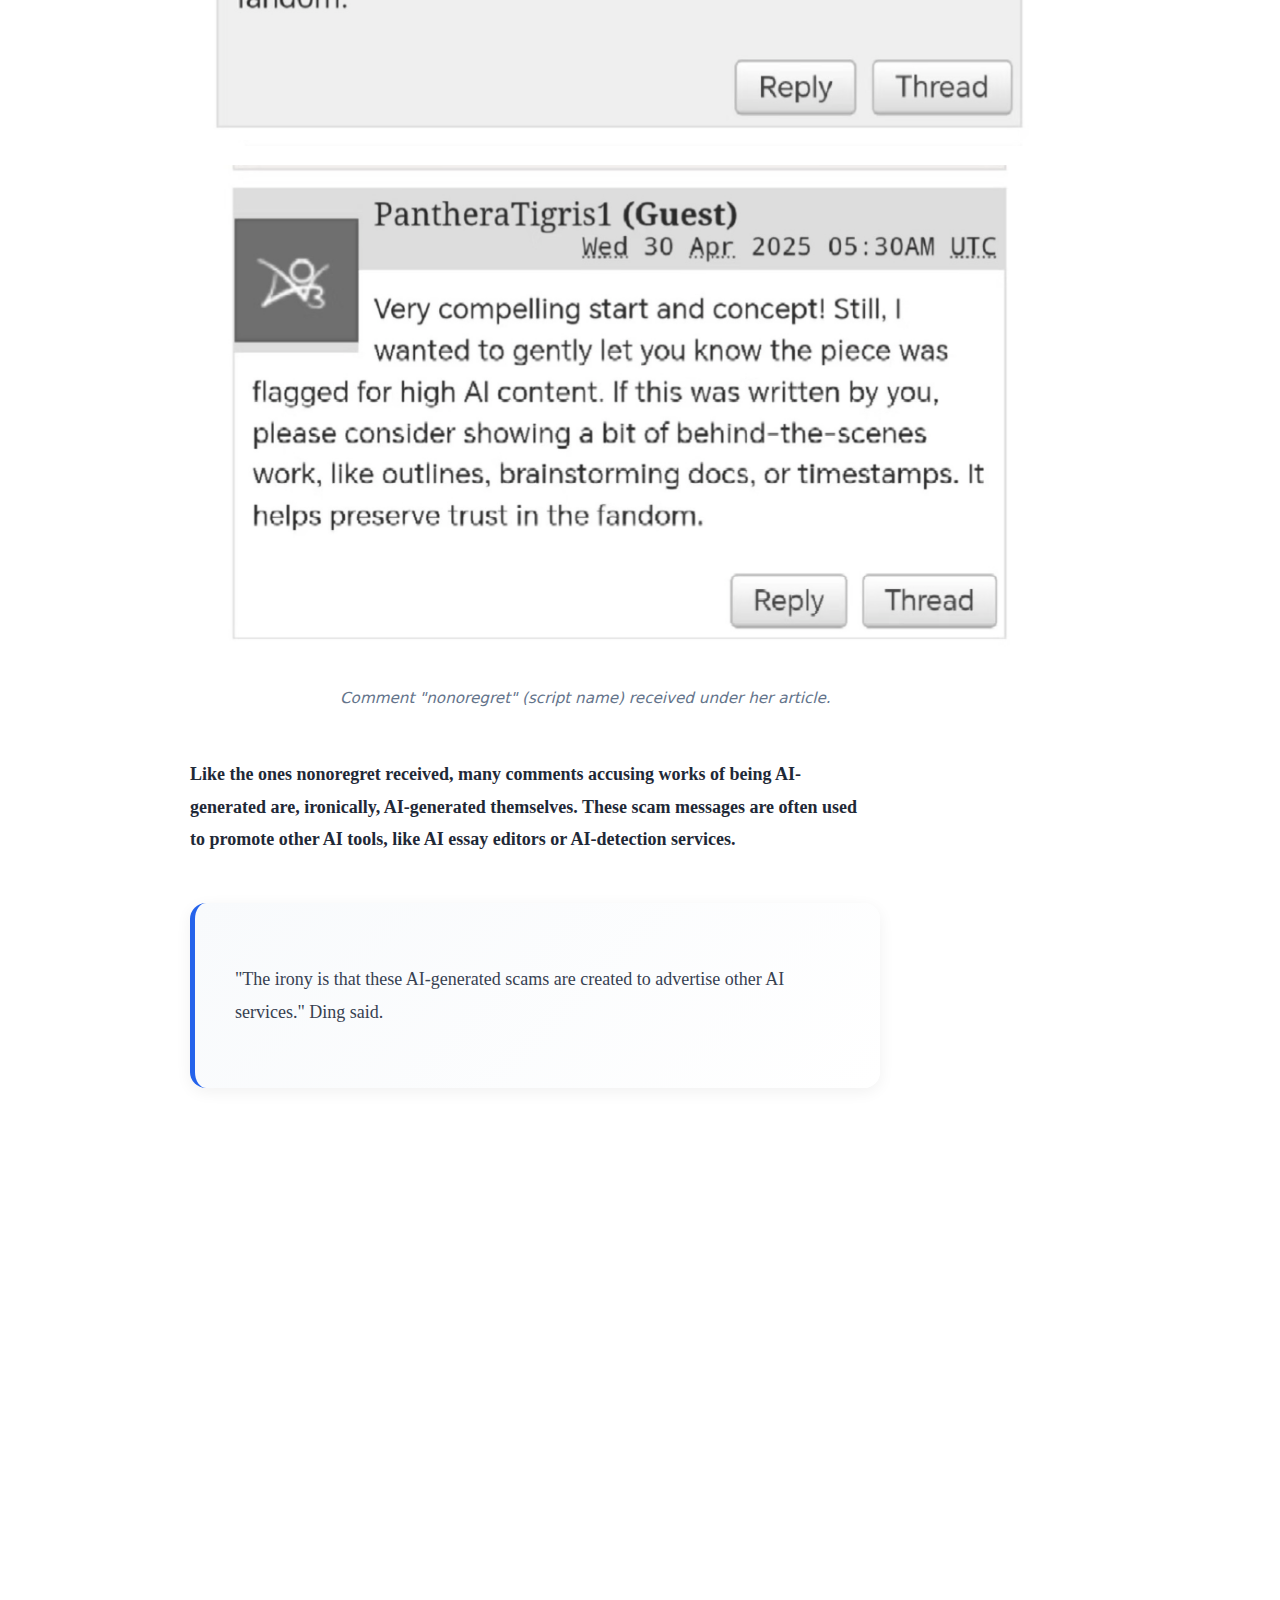
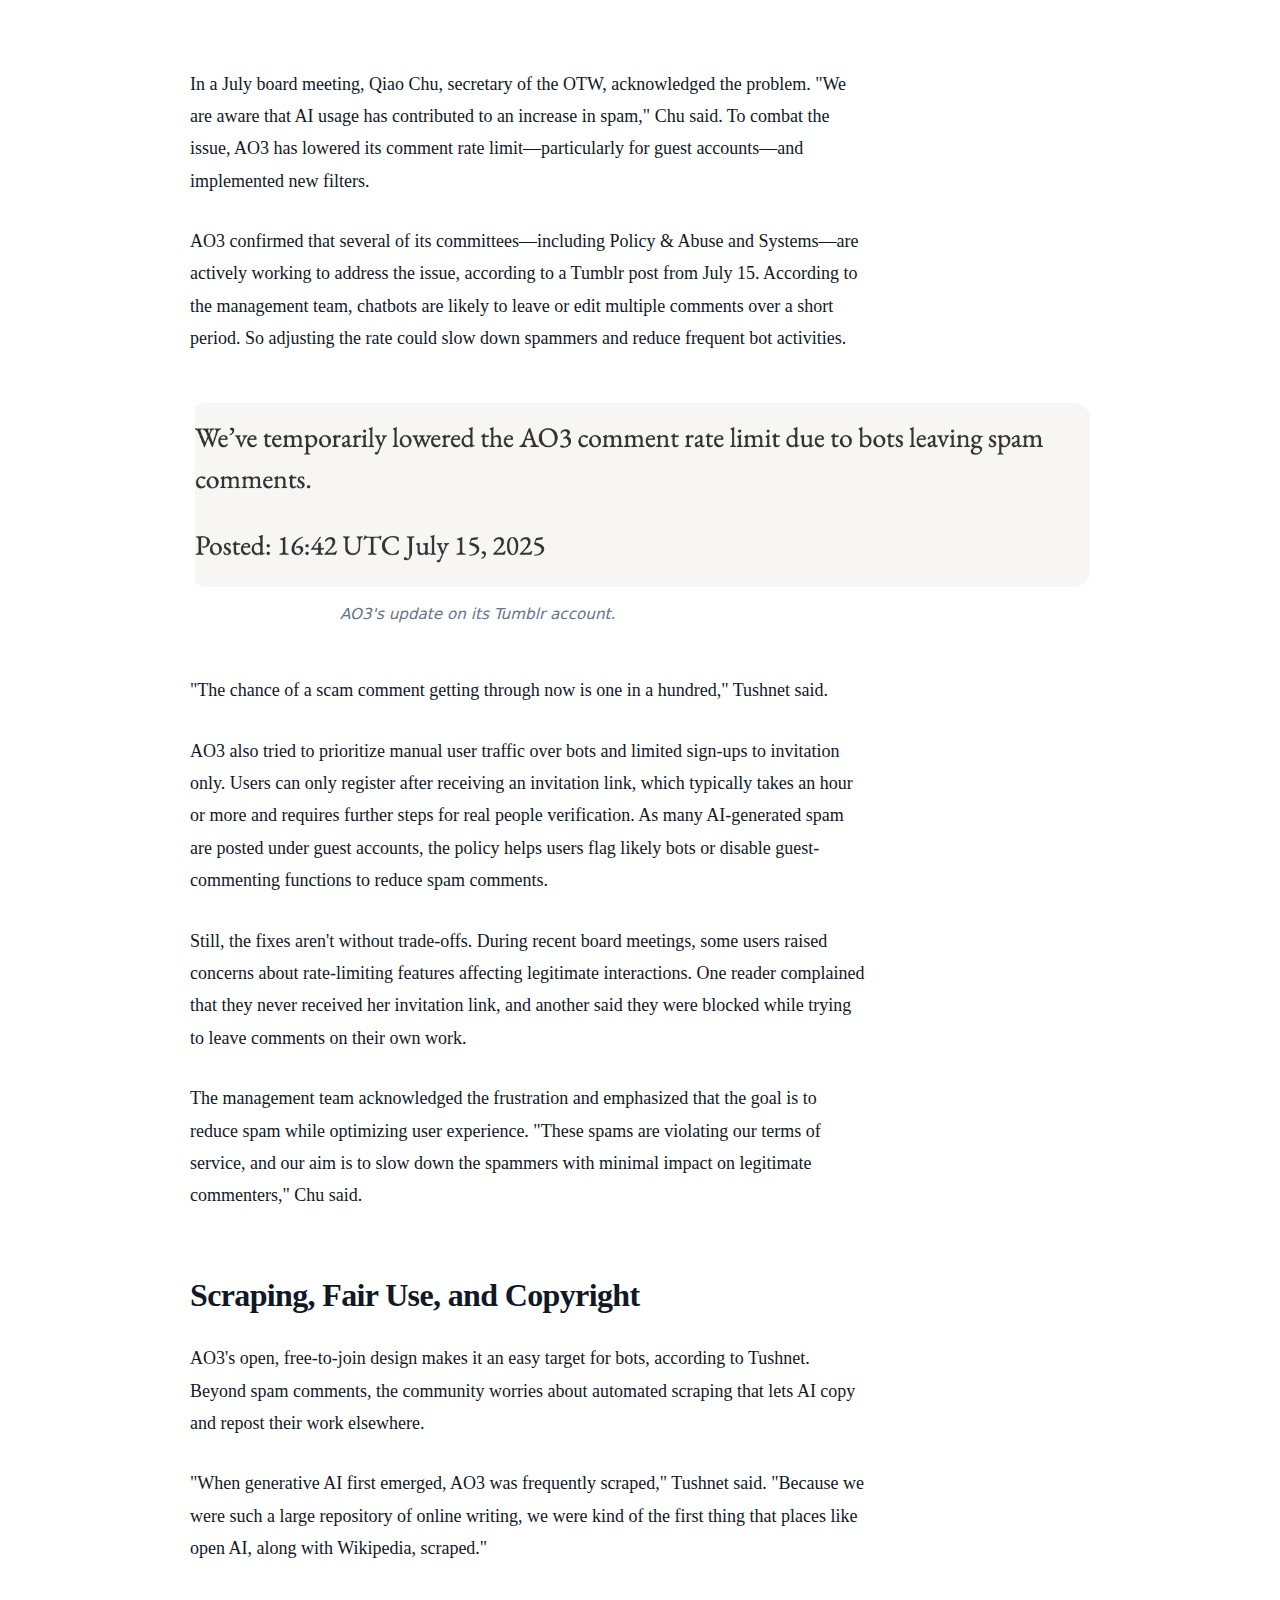
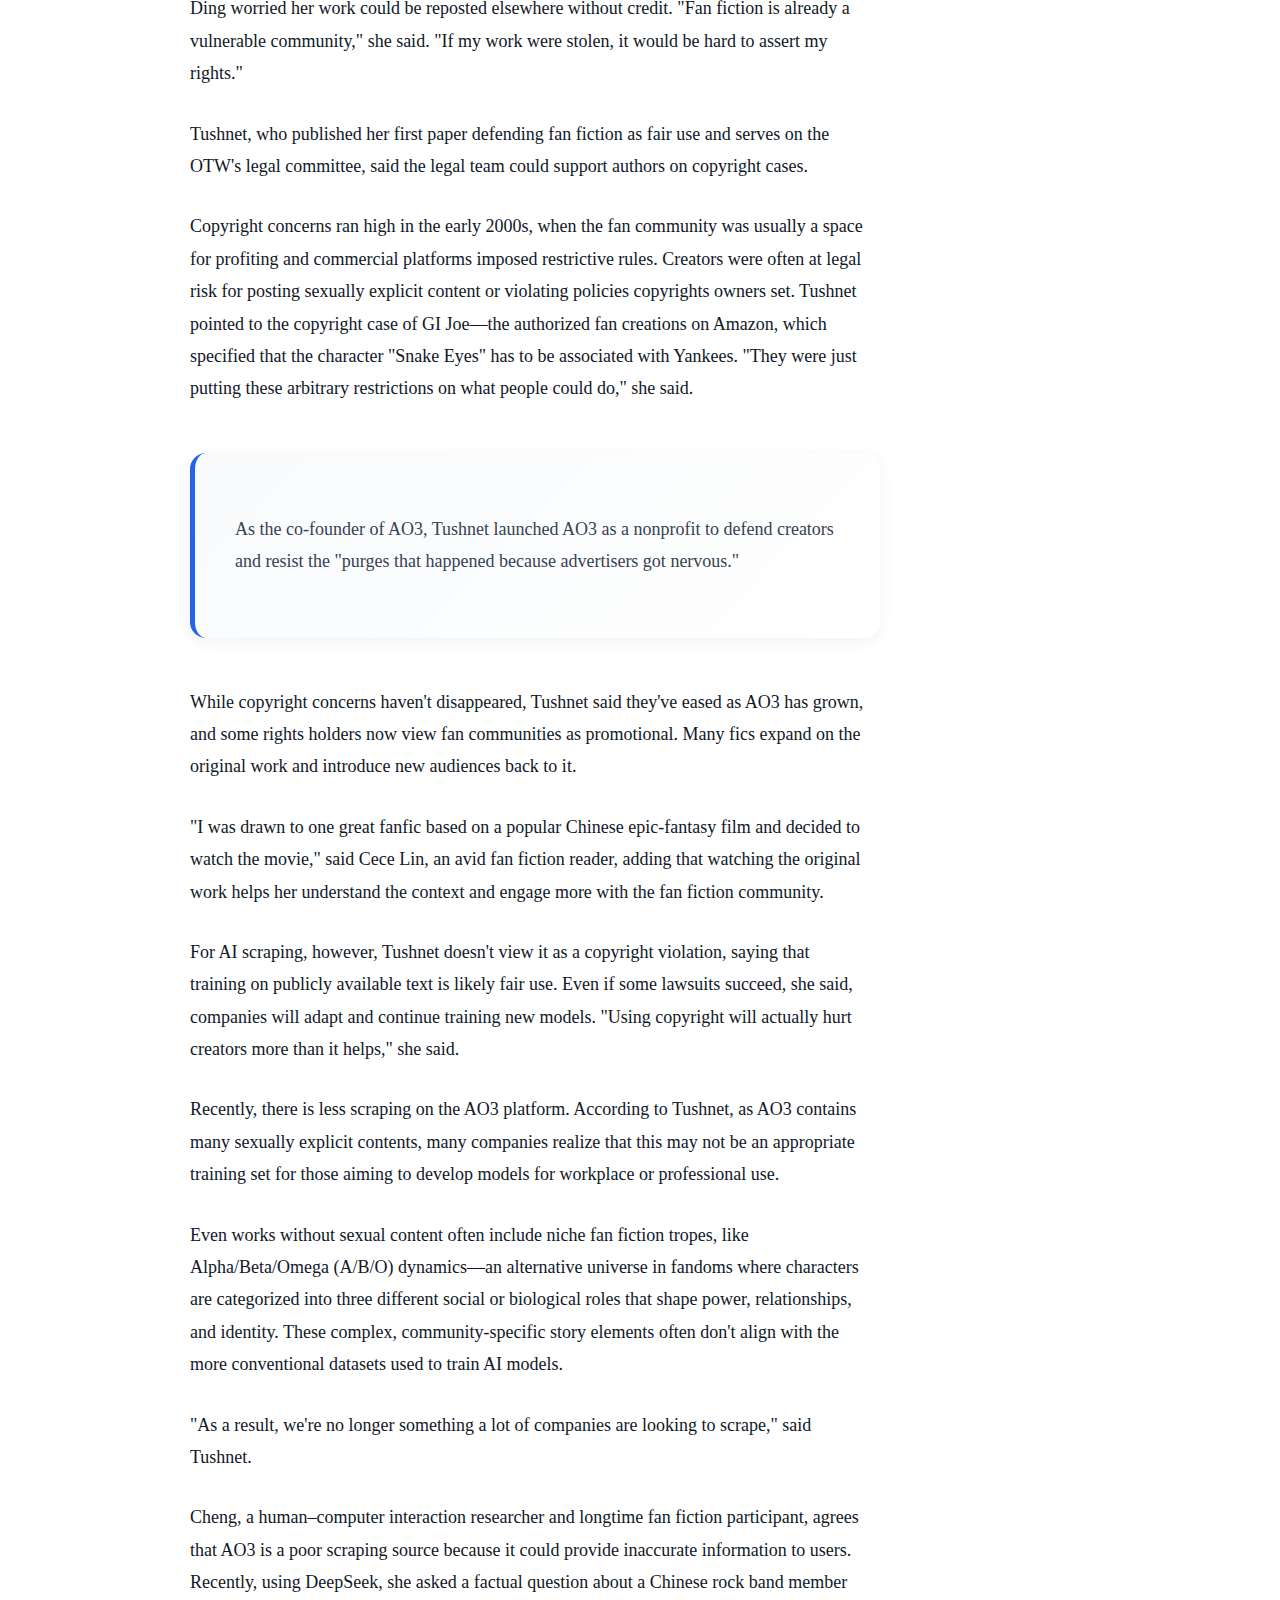
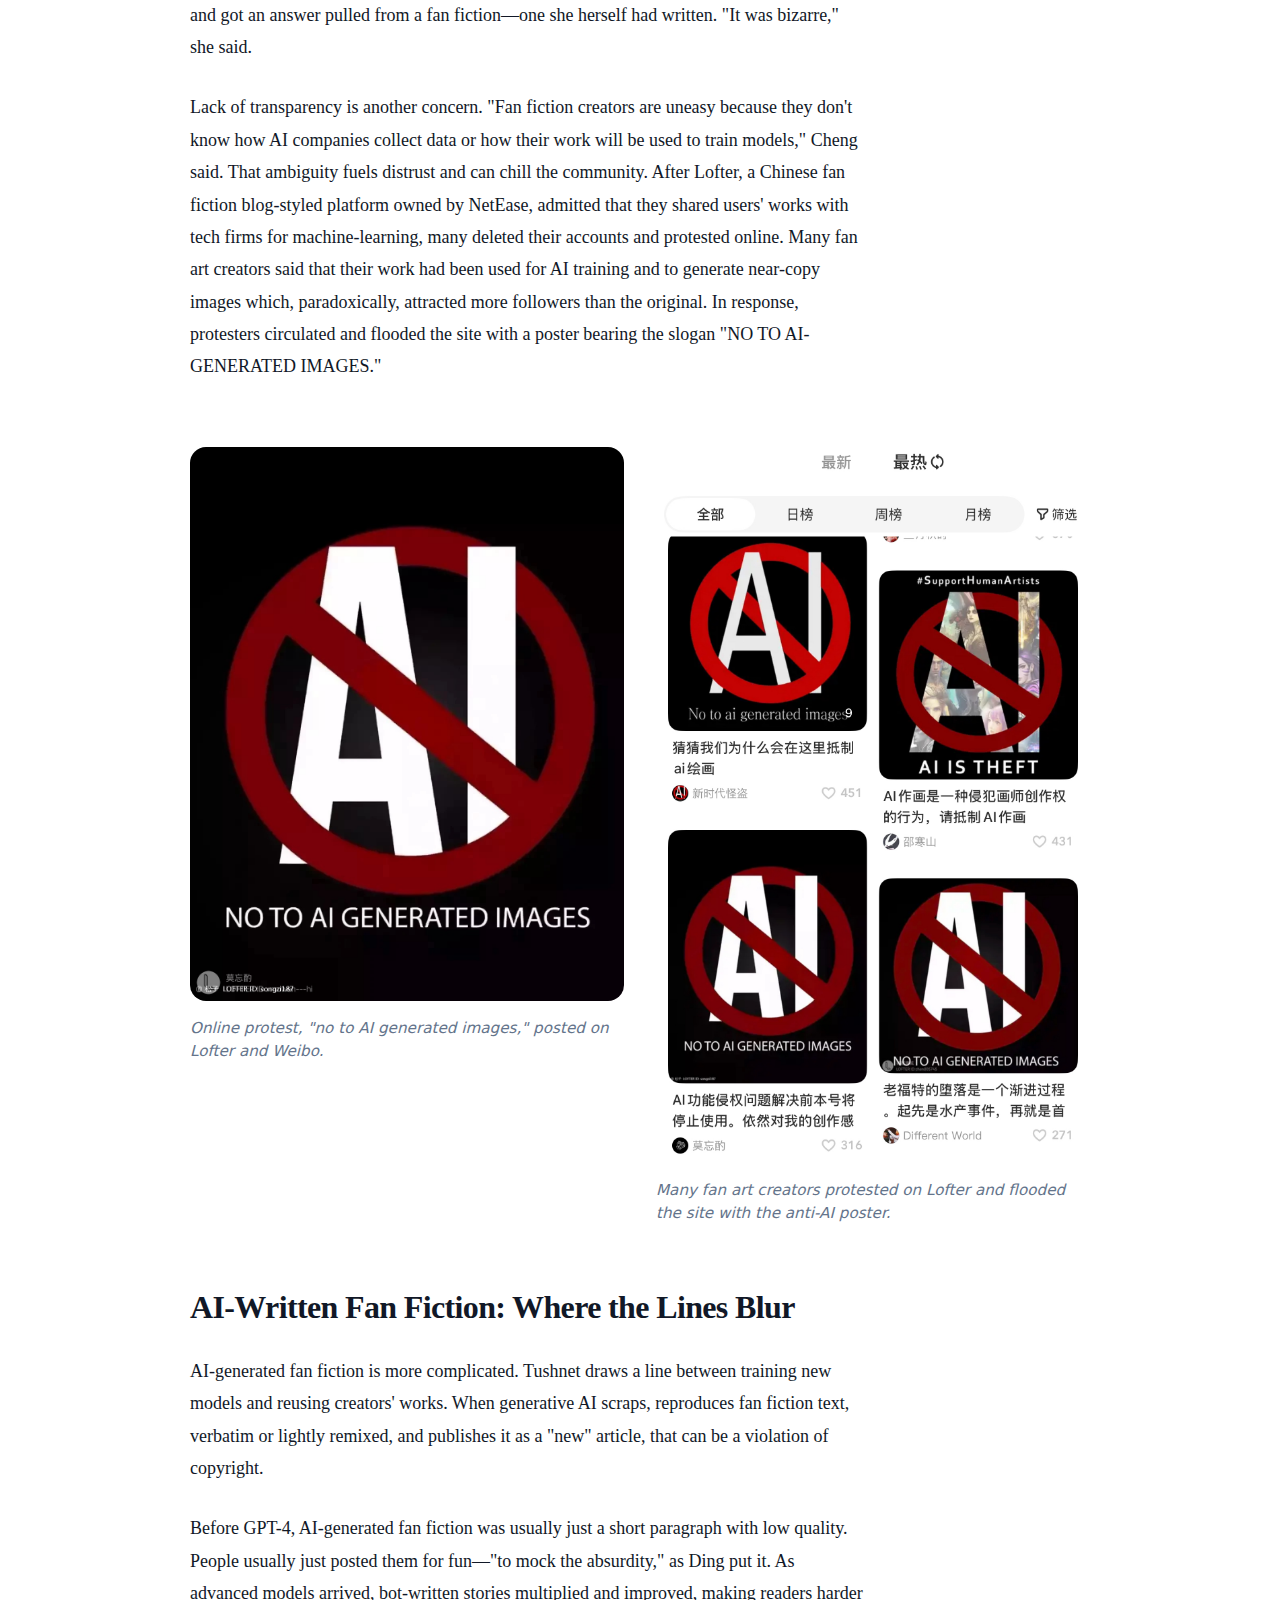
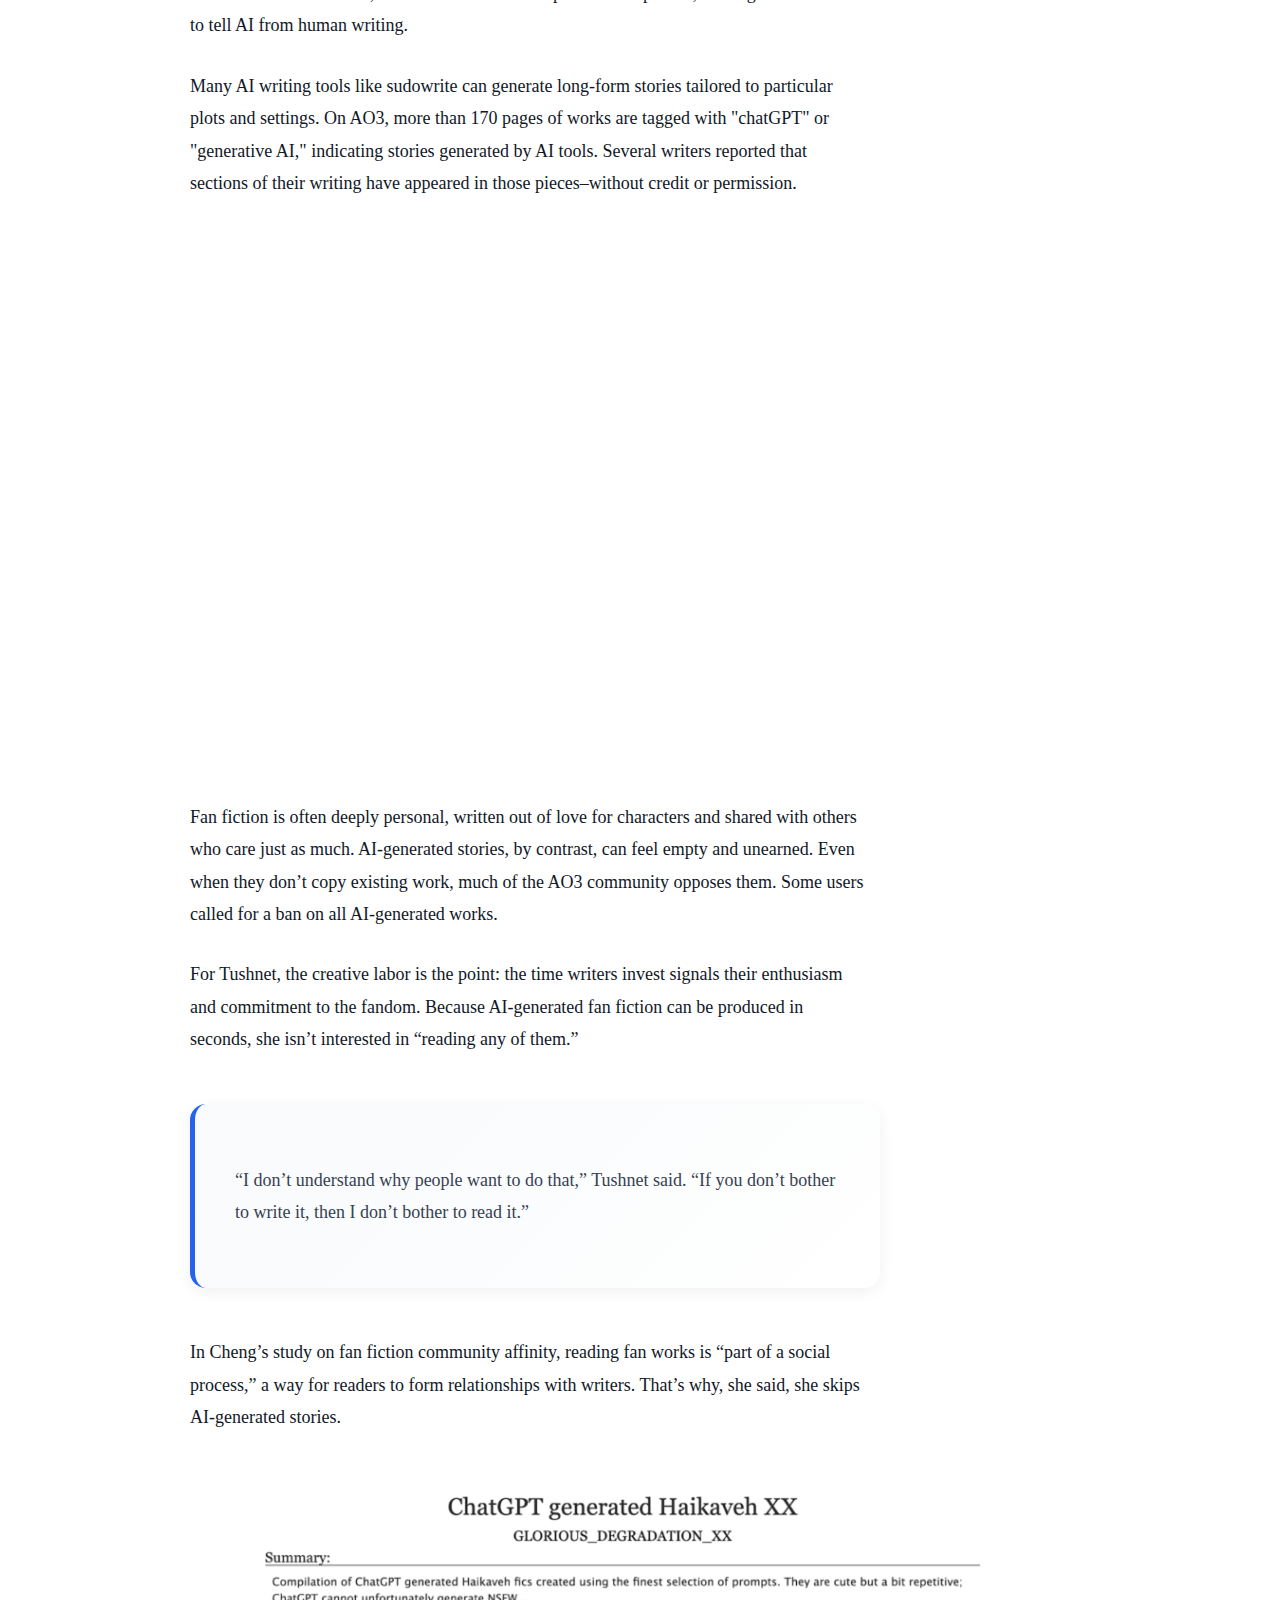
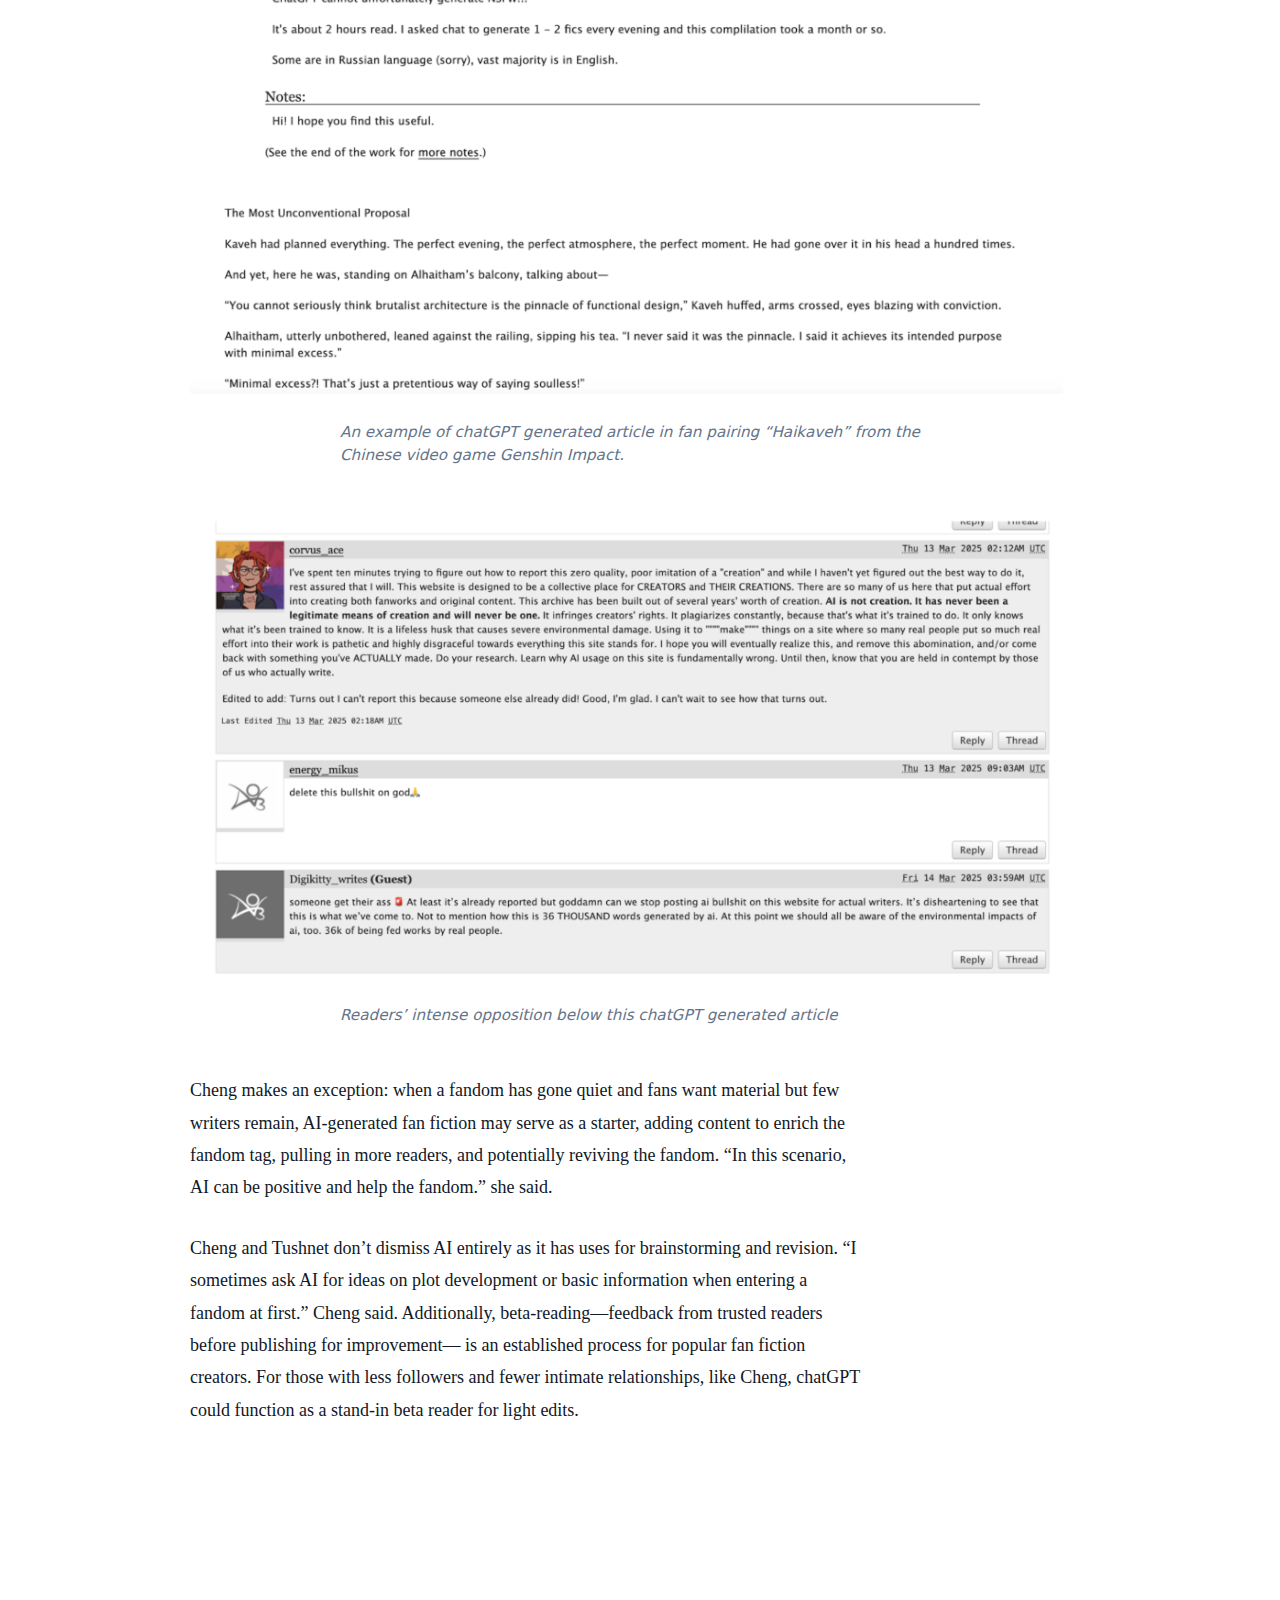
<file: fanfic/index.html>
<!doctype html>
<html lang="en">
<head>
  <meta charset="utf-8" />
  <meta name="viewport" content="width=device-width, initial-scale=1" />
  <title>Generative AI Frustrates AO3 Community</title>
  <meta name="description" content="From AI chatbots writing offensive comments to AI-written fic, AO3's community contends with authorship, trust, and creativity in the age of generative AI." />
  <style>
    :root{
      --bg:#ffffff;
      --card:#f8fafc;
      --text:#111827;
      --muted:#64748b;
      --accent:#2563eb;
      --accent-2:#b45309;
      --maxw: 900px;
      --reading-measure: 75ch;
      --transition: all 0.3s cubic-bezier(0.4, 0, 0.2, 1);
    }
    
    * {
      box-sizing: border-box;
    }
    
    html {
      scroll-behavior: smooth;
    }
    
    html, body {
      margin: 0;
      padding: 0;
      background: var(--bg);
      color: var(--text);
      font-family: 'Georgia', 'Times New Roman', serif;
      line-height: 1.65;
      -webkit-font-smoothing: antialiased;
      -moz-osx-font-smoothing: grayscale;
    }
    
    a {
      color: #580bcc;
      text-decoration: none;
      transition: var(--transition);
    }
    
    a:hover {
      text-decoration: underline;
      opacity: 0.85;
    }
    
    .wrap {
      max-width: var(--maxw);
      margin: 0 auto;
      padding: 32px 24px;
    }
    
    header.hero {
      padding: 80px 0 48px;
      border-bottom: 1px solid #e2e8f0;
      background:
        radial-gradient(1200px 600px at 20% -10%, rgba(134,225,249,.08), transparent 60%),
        radial-gradient(800px 400px at 120% -10%, rgba(255,209,102,.06), transparent 60%);
      position: relative;
    }
    
    header.hero::before {
      content: '';
      position: absolute;
      top: 0;
      left: 0;
      right: 0;
      bottom: 0;
      background: linear-gradient(135deg, rgba(37,99,235,0.015), rgba(180,83,9,0.015));
      pointer-events: none;
    }
    
    .kicker {
      letter-spacing: 0.12em;
      text-transform: uppercase;
      color: var(--accent-2);
      font-weight: 700;
      font-size: 0.8rem;
      font-family: ui-sans-serif, system-ui, -apple-system, 'Segoe UI', sans-serif;
      margin-bottom: 0.5rem;
    }
    
    h1 {
      font-size: clamp(2.2rem, 3.8vw, 3.4rem);
      line-height: 1.1;
      margin: 0.8rem 0 0;
      font-weight: 700;
      letter-spacing: -0.025em;
      max-width: var(--reading-measure);
    }
    
    .byline {
      margin-top: 20px;
      color: var(--muted);
      font-size: 1.05rem;
      font-family: ui-sans-serif, system-ui, -apple-system, 'Segoe UI', sans-serif;
    }
    
    .meta {
      display: flex;
      flex-wrap: wrap;
      gap: 12px;
      margin-top: 16px;
      color: var(--muted);
      font-size: 0.9rem;
    }
    
    .blurb {
      font-size: 1.25rem;
      color: var(--text);
      margin-top: 28px;
      line-height: 1.6;
      max-width: var(--reading-measure);
      font-weight: 400;
    }

    .content {
      padding: 56px 0;
    }
    
    .content p {
      line-height: 1.8;
      margin: 1.75rem 0;
      font-size: 1.125rem;
      max-width: var(--reading-measure);
      font-weight: 400;
    }
    
    .lede {
      font-size: 1.35rem;
      line-height: 1.7;
      margin-bottom: 2rem;
    }
    
    .dropcap::first-letter {
      float: left;
      font-size: 4.2rem;
      line-height: 0.8;
      padding: 0.3rem 0.7rem 0 0;
      font-weight: 700;
      color: var(--accent);
    }

    h2 {
      margin: 4rem 0 1.5rem;
      font-size: clamp(1.75rem, 2.5vw, 2.25rem);
      font-weight: 600;
      letter-spacing: -0.02em;
      line-height: 1.2;
      max-width: var(--reading-measure);
    }
    
    h3 {
      margin: 2.5rem 0 1rem;
      font-size: 1.3rem;
      color: var(--accent-2);
      font-weight: 600;
      line-height: 1.3;
    }

    figure {
      margin: 3rem 0;
      padding: 0;
    }
    
    figure .media {
      width: 100%;
      height: auto;
      border: none;
      border-radius: 16px;
      display: block;
      transition: var(--transition);
     
    }
    
    figure .media:hover {
      transform: translateY(-4px);
     
    }
    
    figcaption {
      font-size: 0.95rem;
      color: var(--muted);
      margin-top: 16px;
      font-style: italic;
      text-align: left;
      font-family: ui-sans-serif, system-ui, -apple-system, 'Segoe UI', sans-serif;
      line-height: 1.5;
      max-width: 600px;
      margin-left: auto;
      margin-right: auto;
    }

    .chart {
      background: var(--card);
      border: 1px solid #e2e8f0;
      border-radius: 20px;
      padding: 24px;
      margin: 3rem 0;
      /* box-shadow: 0 4px 24px rgba(0,0,0,0.05); */
    }
    
    .chart iframe {
      width: 100%;
      height: 520px;
      border: 0;
      border-radius: 12px;
    }

    blockquote {
      margin: 3rem 0;
      padding: 2rem 2.5rem;
      border-left: 5px solid var(--accent);
      background: linear-gradient(135deg, #f8fafc, #ffffff);
      border-radius: 16px;
      color: #374151;
      font-size: 1.15rem;
      line-height: 1.7;
      box-shadow: 0 4px 16px rgba(0,0,0,0.06);
      max-width: var(--reading-measure);
    }
    
    blockquote p {
      margin: 0;
    }

    .callout {
      background: linear-gradient(180deg, rgba(37,99,235,.04), rgba(37,99,235,.02));
      border: 1px solid #e2e8f0;
      border-radius: 20px;
      padding: 28px;
      margin: 3rem 0;
      box-shadow: 0 2px 12px rgba(0,0,0,0.04);
    }

    .grid-2 {
      display: grid;
      gap: 32px;
      grid-template-columns: 1fr;
      margin: 4rem 0;
    }
    
    @media(min-width: 900px) {
      .grid-2 {
        grid-template-columns: 1fr 1fr;
      }
    }

    footer {
      margin-top: 96px;
      padding: 40px 0;
      border-top: 1px solid #e2e8f0;
      color: var(--muted);
      font-size: 0.95rem;
    }
    
    .copyright {
      margin-top: 16px;
      text-align: center;
      font-family: ui-sans-serif, system-ui, -apple-system, 'Segoe UI', sans-serif;
      line-height: 1.6;
    }

    .tag {
      display: inline-block;
      padding: 0.5rem 1rem;
      border: 1px solid #cbd5e1;
      border-radius: 999px;
      font-size: 0.85rem;
      color: #475569;
      margin-right: 10px;
      margin-bottom: 8px;
      background: #f8fafc;
      font-family: ui-sans-serif, system-ui, -apple-system, 'Segoe UI', sans-serif;
      font-weight: 500;
      transition: var(--transition);
    }
    
    .tag:hover {
      background: #e2e8f0;
      transform: translateY(-1px);
      box-shadow: 0 2px 8px rgba(0,0,0,0.1);
    }

    /* Enhanced typography */
    strong {
      font-weight: 600;
      color: #1f2937;
    }

    em {
      font-style: italic;
    }

    /* Grid improvements for images */
    .grid-2 figure {
      margin: 0;
    }
    
    .grid-2 .media {
      max-width: 100%;
      height: auto;
      object-fit: cover;
    }

    /* Responsive improvements */
    @media (max-width: 768px) {
      .wrap {
        padding: 24px 20px;
      }
      
      header.hero {
        padding: 60px 0 36px;
      }
      
      .content {
        padding: 40px 0;
      }
      
      h2 {
        margin: 3rem 0 1.25rem;
      }
      
      .dropcap::first-letter {
        font-size: 3.5rem;
        padding: 0.2rem 0.5rem 0 0;
      }
      
      blockquote {
        padding: 1.5rem 1.75rem;
        margin: 2.5rem 0;
        font-size: 1.1rem;
      }
      
      figure {
        margin: 2.5rem 0;
      }
      
      .chart {
        padding: 20px;
        margin: 2.5rem 0;
      }
      
      .chart iframe {
        height: 400px;
      }
    }

    @media (max-width: 480px) {
      .wrap {
        padding: 20px 16px;
      }
      
      .content p {
        font-size: 1.1rem;
      }
      
      .lede {
        font-size: 1.25rem;
      }
      
      .blurb {
        font-size: 1.15rem;
      }
      
      .chart iframe {
        height: 350px;
      }
    }

    /* Print styles */
    @media print {
      html, body {
        background: #fff;
        color: #000;
      }
      
      header.hero {
        background: none;
        border-bottom: 1px solid #111;
      }
      
      a {
        color: #000;
        text-decoration: underline;
      }
      
      .wrap {
        max-width: 100%;
        padding: 0;
      }
      
      figure, .chart {
        background: #fff;
        border: 1px solid #d1d5db;
        box-shadow: none;
      }
      
      .chart iframe {
        display: none;
      }
      
      .chart::after {
        content: "Chart: " attr(data-print-url) " (see online)";
        display: block;
        padding: 8px 0;
        color: #000;
        font-size: 0.9rem;
      }
      
      .kicker, .byline, .meta, .blurb {
        color: #000;
      }
      
      .tag {
        border: 1px solid #000;
        background: #fff;
      }
    }
  </style>
</head>
<body>
  <header class="hero">
    <div class="wrap">
      <div class="kicker">Master Project · 2025</div>
      <h1>Generative AI Frustrates Fan Fiction Community with Disturbing Comments and AI Stories</h1>
      <div class="byline">By <a href="https://kristen-shen.github.io/">Kristen Shen</a></div>
      <br>
      <div class="meta">
        <span class="tag">Narrative &amp; Data &amp; Visuals</span>
        <span class="tag">~ 2700 Words &amp; In 20 Minutes</span>
      </div>
      <p class="blurb">From AI chatbots writing offensive comments on stories in certain genres to AI scraping and auto‑generated stories, this community‑driven art form faces a new set of challenges around trust, authorship, and creativity.</p>
    </div>
  </header>

  <main class="wrap content">

    <section>
      <p class="lede dropcap">One quiet midnight, Rose Ding returned to the Archive of Our Own, usually referred to as AO3, one of the world's most popular fan fiction sites, posting a short story celebrating her favorite anime character's birthday. It was her first article after a year's absence buried in schoolwork. Nervous but excited, she refreshed the page again and again, waiting for the first comment.

     </p>
     <p>But it hit hard.</p>
     <figure>
        <img src="img/lede.jpg" alt="AI comment" class="media">
         <figcaption>This is the first comment Ding received on AO3 under her article.</figcaption>

    </figure>


      <p>"It's clear from the last few chapters that you're not passionate about the story anymore." Ding said that this sentence was the "most hurtful part" of the message, denying her commitment to fan fiction.
      </p>
      <p>"I was so sad and nervous at first," Ding said, "I even thought about deleting my account." </p>
      <p>She shared the comment on RedNote, a popular Chinese social platform, and found she wasn't alone. Other creators have received the same message.</p>
      <p>Because the wording of the comment is generic and lacks details connecting to the actual stories, Ding was suspicious that the comment might not have come from a person at all—but from a bot. </p>
      <p><strong>Ding isn't alone. Since April last year, creators on AO3 have received suspicious spam comments—repetitive, emotionally flat, and often irrelevant to the stories. According to discussions on Tumblr, AO3 board announcements, and posts on RedNote, these AI-generated comments have quietly infiltrated the site, disturbing the close-knit fan culture community.</strong></p>
    </section>

    <section>
      <h2>What AO3 Is</h2>
      <p>The rise of generative AI has sparked new concern across the fan fiction community, which values emotional connection and human creativity. Many concerns that chatbot activity can disrupt the long-standing culture of mutual support and blur the concept of originality the site has cultivated since its founding.</p>
      <p>"We needed a non-commercial space that would be entirely devoted to the interests of fans as producers of non-commercial creative works," said Rebecca Tushnet, a Harvard Law professor and one of the founders of the Organization for Transformative Works (OTW), the nonprofit that runs AO3.
      </p>
      <p>Launched in 2009, AO3 is the first nonprofit, volunteer-run platform where anyone can post fan fiction. It is the largest and most popular fan fiction site in the world, with more than 15 million fanworks by 8.8 million registered users by June this year. </p>
      <p>In 2019, AO3 won the Hugo Award for Best Related Work, one of science fiction's highest honors. This was the first time a fan fiction platform received a major literary award, signaling a great recognition of fan labor as creative cultural production.</p>
      
      
      <figure>
        <img src="img/surge.png" alt="growth" class="media">
    </figure>


    <p>Tushnet called AO3 "a home for fan authors." it has no corporate backing and doesn't host ads or charge users a dime. Anyone is welcome to post their writing or other forms of creation on AO3. Genres range from "Harry Potter" to "My Hero Academia" (Manga), from "Marvel" to "Bangtan Boys", a popular South Korean boy band. </p>
    
    <iframe title="Harry Potter Slays in AO3 Fanwork Creation" aria-label="Bullet Bars" id="datawrapper-chart-Cknq9" src="https://datawrapper.dwcdn.net/Cknq9/2/" scrolling="no" frameborder="0" style="width: 0; min-width: 100% !important; border: none;" height="367" data-external="1"></iframe><script type="text/javascript">!function(){"use strict";window.addEventListener("message",function(a){if(void 0!==a.data["datawrapper-height"]){var e=document.querySelectorAll("iframe");for(var t in a.data["datawrapper-height"])for(var r,i=0;r=e[i];i++)if(r.contentWindow===a.source){var d=a.data["datawrapper-height"][t]+"px";r.style.height=d}}})}();
    </script>
    <br> <br>
    <iframe title="TOP 10 Fandoms on AO3" aria-label="Table" id="datawrapper-chart-BCrvn" src="https://datawrapper.dwcdn.net/BCrvn/4/" scrolling="no" frameborder="0" style="width: 0; min-width: 100% !important; border: none;" height="700" data-external="1"></iframe><script type="text/javascript">!function(){"use strict";window.addEventListener("message",function(a){if(void 0!==a.data["datawrapper-height"]){var e=document.querySelectorAll("iframe");for(var t in a.data["datawrapper-height"])for(var r,i=0;r=e[i];i++)if(r.contentWindow===a.source){var d=a.data["datawrapper-height"][t]+"px";r.style.height=d}}})}();
</script>  
      
    <p>Long-term engagement in specific fandoms foster tight-knit circles. Readers often build and sustain the relationship through comments—leaving praise, offering suggestions, or engaging in conversations that stretch across multiple works.
</p>


      <blockquote><p>"Thoughtful commenting fulfills a social need and facilitates the creative process," said Regina Cheng, a researcher in human-computer interaction with an expertise in fan fiction community affinity.</p></blockquote>
      <p>As a writer herself, she said she reads every review and often connects with frequent commenters across platforms for beta reading and deeper collaboration.
</p>
      <p>In popular fandoms, there can be more than 20,000 comments with readers expressing their love and sharing thoughts on the creators' works.</p>
     
      <p>"I sometimes post comments to encourage writers to keep going as I can't wait to read more," said Cece Lin, a fan of the "Attack on Titan" manga. For Lin, commenting strengthens the bond between creators and readers from different backgrounds—and doubles as a conversation with herself.</p>
    <p>"I reread a work I loved so much and was surprised to find a comment I left five years ago," Lin said. She was in high school then, overwhelmed by college entrance exams. Reading and talking with others sharing the same love of fandom helped her decompress. Reading her comments, to Lin, brought her "back to those good, old memories."</p>
    
    <p>But with the recent surge of chatbot activities, many writers are left unsure whether to trust the feedback—or even whether it came from a human.</p>
    </section>

    <section>
      <h2>Spammy Comments Discourage Users on AO3</h2>
      <p>Besides the comment from Ding accusing her lack of enthusiasm, another writer, with the script name "nonoregret," was hit with messages alleging her work was AI-generated. Fearing the claims would drive readers away, she spent two hours drafting a 350-word reply defending her writing. "I was panicked and hesitant if I should keep posting." she said.</p>
      <figure>
        <img src="img/comment2.png" alt="comment" class="media">
        <figcaption>Comment "nonoregret" (script name) received under her article.</figcaption>
    </figure>
     
      <p><strong>Like the ones nonoregret received, many comments accusing works of being AI-generated are, ironically, AI-generated themselves. These scam messages are often used to promote other AI tools, like AI essay editors or AI-detection services.
</strong></p>
      <blockquote><p>"The irony is that these AI-generated scams are created to advertise other AI services." Ding said.</p></blockquote>
      <div>
        <iframe title="What Spam AI-Comments Usually Look Like" aria-label="Table" id="datawrapper-chart-WCz6E" src="https://datawrapper.dwcdn.net/WCz6E/4/" scrolling="no" frameborder="0" style="width: 0; min-width: 100% !important; border: none;" height="495" data-external="1"></iframe><script type="text/javascript">!function(){"use strict";window.addEventListener("message",function(a){if(void 0!==a.data["datawrapper-height"]){var e=document.querySelectorAll("iframe");for(var t in a.data["datawrapper-height"])for(var r,i=0;r=e[i];i++)if(r.contentWindow===a.source){var d=a.data["datawrapper-height"][t]+"px";r.style.height=d}}})}();
</script>
      </div>
      <p>In a July board meeting, Qiao Chu, secretary of the OTW, acknowledged the problem. "We are aware that AI usage has contributed to an increase in spam," Chu said. To combat the issue, AO3 has lowered its comment rate limit—particularly for guest accounts—and implemented new filters.
      <p>AO3 confirmed that several of its committees—including Policy & Abuse and Systems—are actively working to address the issue, according to a Tumblr post from July 15. According to the management team, chatbots are likely to leave or edit multiple comments over a short period. So adjusting the rate could slow down spammers and reduce frequent bot activities.</p>
    <figure>
        <img src="img/announce.png" alt="announcement" class="media">
        <figcaption>AO3's update on its Tumblr account.</figcaption>
    </figure>

    <p>"The chance of a scam comment getting through now is one in a hundred," Tushnet said.</p>
    <p>AO3 also tried to prioritize manual user traffic over bots and limited sign-ups to invitation only. Users can only register after receiving an invitation link, which typically takes an hour or more and requires further steps for real people verification. As many AI-generated spam are posted under guest accounts, the policy helps users flag likely bots or disable guest-commenting functions to reduce spam comments.</p>
    <p>Still, the fixes aren't without trade-offs. During recent board meetings, some users raised concerns about rate-limiting features affecting legitimate interactions. One reader complained that they never received her invitation link, and another said they were blocked while trying to leave comments on their own work.</p>
    <p>The management team acknowledged the frustration and emphasized that the goal is to reduce spam while optimizing user experience. "These spams are violating our terms of service, and our aim is to slow down the spammers with minimal impact on legitimate commenters," Chu said. </p>
    </section>

    <section>
      <h2>Scraping, Fair Use, and Copyright</h2>
      <p>​​AO3's open, free-to-join design makes it an easy target for bots, according to Tushnet. Beyond spam comments, the community worries about automated scraping that lets AI copy and repost their work elsewhere.</p>
      <p>"When generative AI first emerged, AO3 was frequently scraped," Tushnet said. "Because we were such a large repository of online writing, we were kind of the first thing that places like open AI, along with Wikipedia, scraped."</p>
      <p>Ding worried her work could be reposted elsewhere without credit. "Fan fiction is already a vulnerable community," she said. "If my work were stolen, it would be hard to assert my rights."</p>
      <p>Tushnet, who published her first paper defending fan fiction as fair use and serves on the OTW's legal committee, said the legal team could support authors on copyright cases.</p>
      <p>Copyright concerns ran high in the early 2000s, when the fan community was usually a space for profiting and commercial platforms imposed restrictive rules. Creators were often at legal risk for posting sexually explicit content or violating policies copyrights owners set. Tushnet pointed to  the copyright case of GI Joe—the authorized fan creations on Amazon, which specified that the character "Snake Eyes" has to be associated with Yankees. "They were just putting these arbitrary restrictions on what people could do," she said.</p>
      
       <blockquote><p>As the co-founder of AO3, Tushnet launched AO3 as a nonprofit to defend creators and resist the "purges that happened because advertisers got nervous."</p></blockquote>
      <p>​​While copyright concerns haven't disappeared, Tushnet said they've eased as AO3 has grown, and some rights holders now view fan communities as promotional. Many fics expand on the original work and introduce new audiences back to it. </p>
      <p>"I was drawn to one great fanfic based on a popular Chinese epic-fantasy film and decided to watch the movie," said Cece Lin, an avid fan fiction reader, adding that watching the original work helps her understand the context and engage more with the fan fiction community.</p>
      <p>For AI scraping, however, Tushnet doesn't view it as a copyright violation, saying that  training on publicly available text is likely fair use. Even if some lawsuits succeed, she said, companies will adapt and continue training new models. "Using copyright will actually hurt creators more than it helps," she said.
</p>
      <p>Recently, there is less scraping on the AO3 platform. According to Tushnet, as AO3 contains many sexually explicit contents, many companies realize that this may not be an appropriate training set for those aiming to develop models for workplace or professional use.</p>
      <p>Even works without sexual content often include niche fan fiction tropes, like Alpha/Beta/Omega (A/B/O) dynamics—an alternative universe in fandoms where characters are categorized into three different social or biological roles that shape power, relationships, and identity. These complex, community-specific story elements often don't align with the more conventional datasets used to train AI models.
</p>
      <p>"As a result, we're no longer something a lot of companies are looking to scrape," said Tushnet.</p>
      <p>Cheng, a human–computer interaction researcher and longtime fan fiction participant, agrees that AO3 is a poor scraping source because it could provide inaccurate information to users. Recently, using DeepSeek, she asked a factual question about a Chinese rock band member and got an answer pulled from a fan fiction—one she herself had written. "It was bizarre," she said.</p>

  
      <p>Lack of transparency is another concern. "Fan fiction creators are uneasy because they don't know how AI companies collect data or how their work will be used to train models," Cheng said. That ambiguity fuels distrust and can chill the community. After Lofter, a Chinese fan fiction blog-styled platform owned by NetEase, admitted that they shared users' works with tech firms for machine-learning, many deleted their accounts and protested online. Many fan art creators said that their work had been used for AI training and to generate near-copy images which, paradoxically, attracted more followers than the original. In response, protesters circulated and flooded the site with a poster bearing the slogan "NO TO AI-GENERATED IMAGES." 
</p>
      <div class="grid-2">
        <figure>
          <img src="img/lofter.jpg" alt="lofter" class="media" style="max-width:520px; height:auto; display:block; margin:0 auto;">
          <figcaption>Online protest, "no to AI generated images," posted on Lofter and Weibo.</figcaption>
      </figure>
        <figure>
          <img src="img/lofter2.jpg" alt="lofter" class="media" style="max-width:520px; height:auto; display:block; margin:0 auto;">
          <figcaption>Many fan art creators protested on Lofter and flooded the site with the anti-AI poster.</figcaption>
      </figure>
    </div>


    </section>

    <section>
      <h2>AI‑Written Fan Fiction: Where the Lines Blur</h2>
      <p>AI-generated fan fiction is more complicated. Tushnet draws a line between training new models and reusing creators' works. When generative AI scraps, reproduces fan fiction text, verbatim or lightly remixed, and publishes it as a "new" article, that can be a violation of copyright. </p>
      <p>Before GPT-4, AI-generated fan fiction was usually just a short paragraph with low quality. People usually just posted them for fun—"to mock the absurdity," as Ding put it. As advanced models arrived, bot-written stories multiplied and improved, making readers harder to tell AI from human writing.</p>
      <p>Many AI writing tools like sudowrite can generate long-form stories tailored to particular plots and settings. On AO3, more than 170 pages of works are tagged with "chatGPT" or "generative AI,"  indicating stories generated by AI tools.  Several writers reported that sections of their writing have appeared in those pieces–without credit or permission.</p>
      <div>
        <iframe title="Wave of AI-Generated Content Hits AO3" aria-label="Line chart" id="datawrapper-chart-tRUdE" src="https://datawrapper.dwcdn.net/tRUdE/4/" scrolling="no" frameborder="0" style="width: 0; min-width: 100% !important; border: none;" height="537" data-external="1"></iframe><script type="text/javascript">!function(){"use strict";window.addEventListener("message",function(a){if(void 0!==a.data["datawrapper-height"]){var e=document.querySelectorAll("iframe");for(var t in a.data["datawrapper-height"])for(var r,i=0;r=e[i];i++)if(r.contentWindow===a.source){var d=a.data["datawrapper-height"][t]+"px";r.style.height=d}}})}();
</script></div>
        <p>Fan fiction is often deeply personal, written out of love for characters and shared with others who care just as much. AI-generated stories, by contrast, can feel empty and unearned. Even when they don’t copy existing work, much of the AO3 community opposes them. Some users called for a ban on all AI-generated works.
</p>
      <p>​​For Tushnet, the creative labor is the point: the time writers invest signals their enthusiasm and commitment to the fandom. Because AI-generated fan fiction can be produced in seconds, she isn’t interested in “reading any of them.”</p>
     <blockquote><p>“I don’t understand why people want to do that,” Tushnet said. “If you don’t bother to write it, then I don’t bother to read it.”</p></blockquote>
      <p>In Cheng’s study on fan fiction community affinity, reading fan works is “part of a social process,” a way for readers to form relationships with writers. That’s why, she said, she skips AI-generated stories.</p>
      <figure>
        <img src="img/chatgpt.png" alt="chatgpt" class="media">
        <figcaption>An example of chatGPT generated article in fan pairing “Haikaveh” from the Chinese video game Genshin Impact.</figcaption>
      </figure>

      <figure>
        <img src="img/resp.png" alt="response" class="media">
        <figcaption>Readers’ intense opposition below this chatGPT generated article</figcaption>
      </figure>

      <p>Cheng makes an exception: when a fandom has gone quiet and fans want material but few writers remain, AI-generated fan fiction may serve as a starter, adding content to enrich the fandom tag, pulling in more readers, and potentially reviving the fandom. “In this scenario, AI can be positive and help the fandom.” she said.</p>
      <p>Cheng and Tushnet don’t dismiss AI entirely as it has uses for brainstorming and revision. “I sometimes ask AI for ideas on plot development or basic information when entering a fandom at first.” Cheng said. Additionally, beta-reading—feedback from trusted readers before publishing for improvement— is an established process for popular fan fiction creators. For those with less followers and fewer intimate relationships, like Cheng, chatGPT could function as a stand-in beta reader for light edits.</p>
    
    
      <div>
       <iframe title="Most AO3 Users Say No to AI-Written Stories" aria-label="Donut Chart" id="datawrapper-chart-0EXeQ" src="https://datawrapper.dwcdn.net/0EXeQ/2/" scrolling="no" frameborder="0" style="width: 0; min-width: 100% !important; border: none;" height="548" data-external="1"></iframe><script type="text/javascript">!function(){"use strict";window.addEventListener("message",function(a){if(void 0!==a.data["datawrapper-height"]){var e=document.querySelectorAll("iframe");for(var t in a.data["datawrapper-height"])for(var r,i=0;r=e[i];i++)if(r.contentWindow===a.source){var d=a.data["datawrapper-height"][t]+"px";r.style.height=d}}})}();
</script>
      </div>

      <p>While most users are frustrated with navigating AI-generated content, the AO3 management team doesn’t plan to ban AI-generated content on the site.
</p>
      <p>“In general, it is not possible to conclusively determine when works are AI-generated unless the author discloses their use.” Chu said.</p>
      <p>Attempts to detect AI-generated works can also unintended harm. According to Tushnet, AI-detection tools may misidentify content written by non-native English speakers or translated fanworks, further causing disadvantage to users speaking minor languages. </p>
    </section>

    <section>
      <h2>A Glimpse of the Future</h2>
      <p>Instead of enforcement, AO3 relies on its tagging system. Tushnet encouraged readers and writers to use tags transparently, so those who dislike AI-generated stories can filter their search results.</p>
     <p>“Hopefully those posting AI fan fiction will finally realize that other fans really want to hear human voices,” Tushnet said.</p>
     <p>AO3’s technical team is working to improve systems that balance user experience with site safety. With the platform expanding rapidly, the Organization for Transformative Works plans to hire a small number of paid, full-time staff to help maintain and develop the site—marking a shift from its all-volunteer roots.</p>
     
     <p>As generative AI becomes more sophisticated and accessible, AO3 faces new challenges about machine-made content from spam comments to bot-written stories. For the community, the stakes aren't just about junks in the tags, but are authorship, creativity, and trust that sustain and nourish the space.
</p>
    <p>For Ding, the increased AI activity hasn’t shaken her love for fan fiction. But she became more cautious interacting with other users and reading feedback.</p>
    <p>“I still expect to see comments and read stories in my fandom,” she said,”but I really want to see the creative process that only humans can do.”
</p>
    </section>

    <section>
      <h2>Methodology & Afterthoughts</h2>
      <p>Visit <a href="https://github.com/Kristen-Shen/Kristen-Shen.github.io/tree/main/fanfic">Github</a> for <strong>methods and data analysis</strong>.</p>
      <p>Check <a href="https://kristen-shen.github.io/fanfic/afterthoughts/">here</a> for how I did the project & reflections.</p>
    </section>

    <footer>
      <div class="copyright">Copyright<br/>Kristen (He) Shen<br/>2025</div>
    </footer>
  </main>

  <script>
    // Datawrapper responsive height helper (one listener covers all embeds)
    window.addEventListener("message", function(e){
      if (typeof e.data["datawrapper-height"] !== "undefined") {
        for (var id in e.data["datawrapper-height"]) {
          var el = document.getElementById("datawrapper-chart-" + id) ||
                   document.querySelector("iframe[src*='"+id+"']");
          if(el){ el.style.height = e.data["datawrapper-height"][id] + "px"; }
        }
      }
    });
  </script>
</body>
</html>
</file>
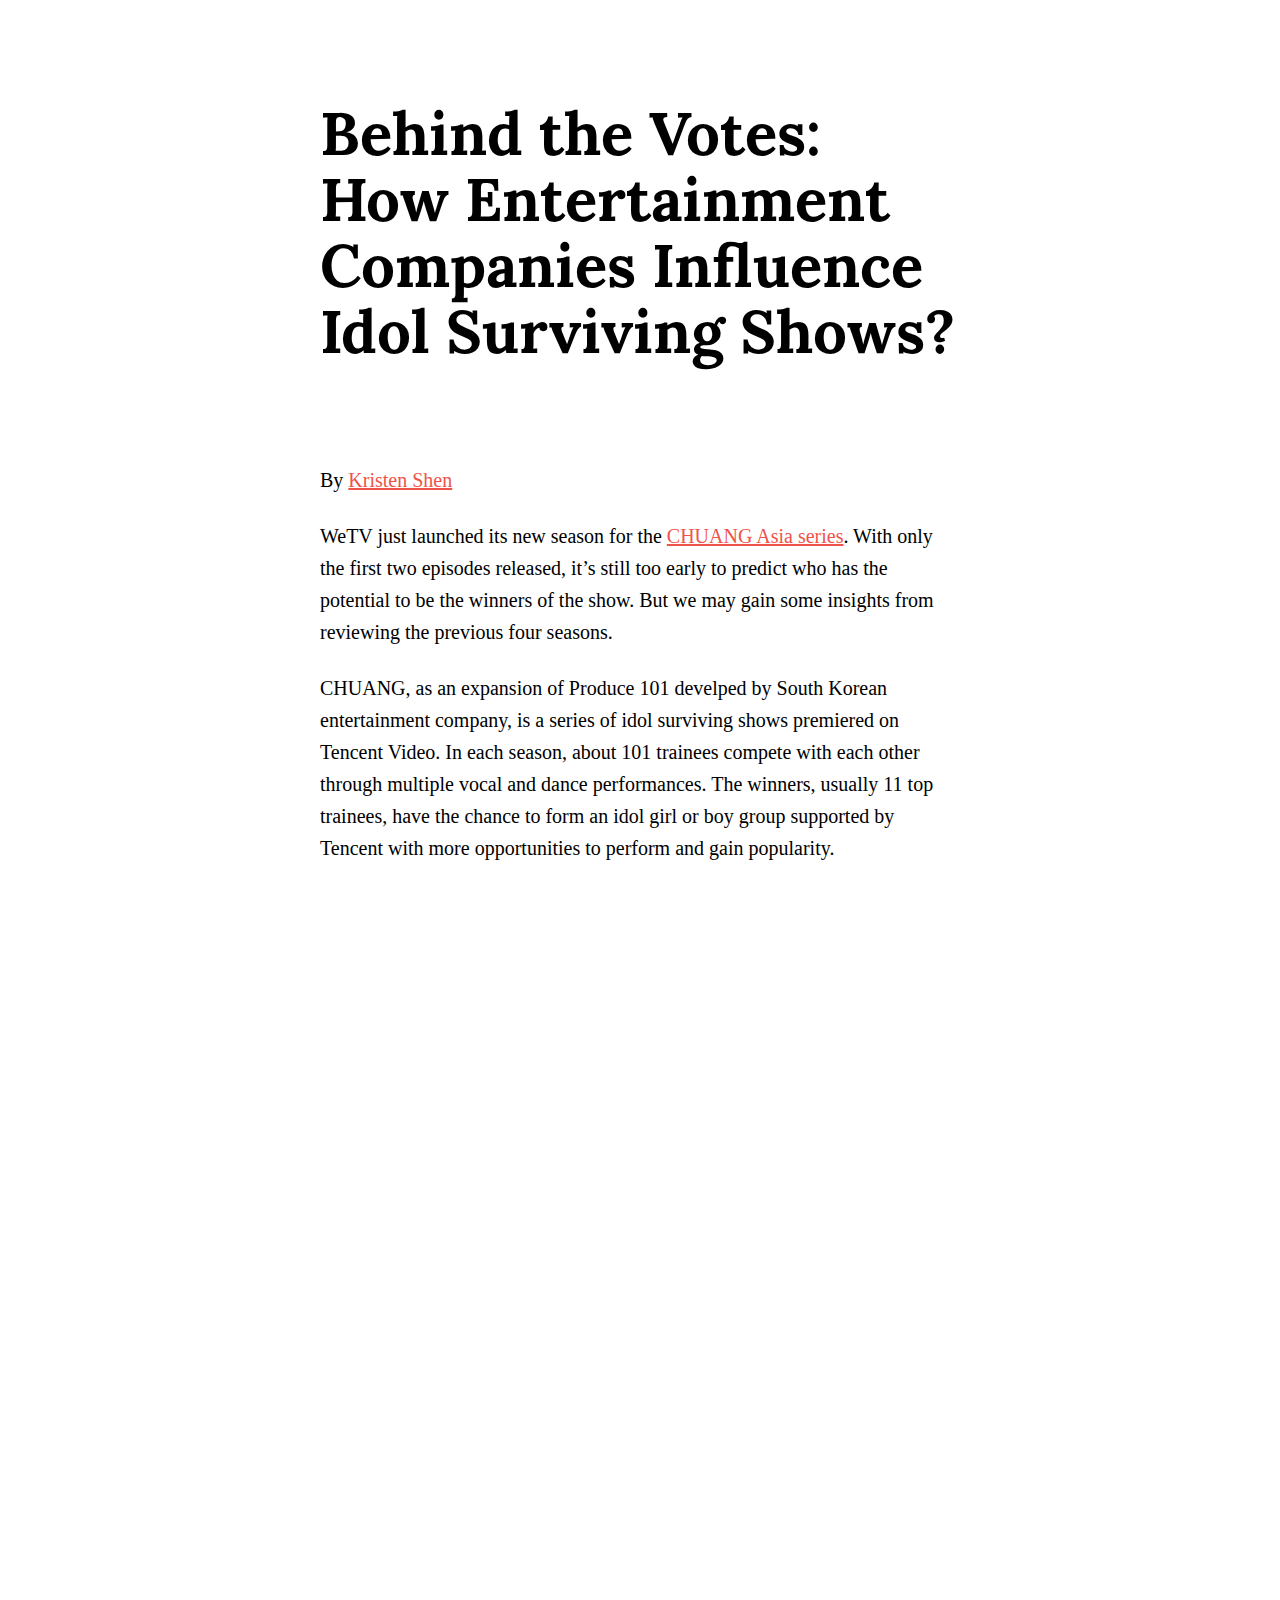
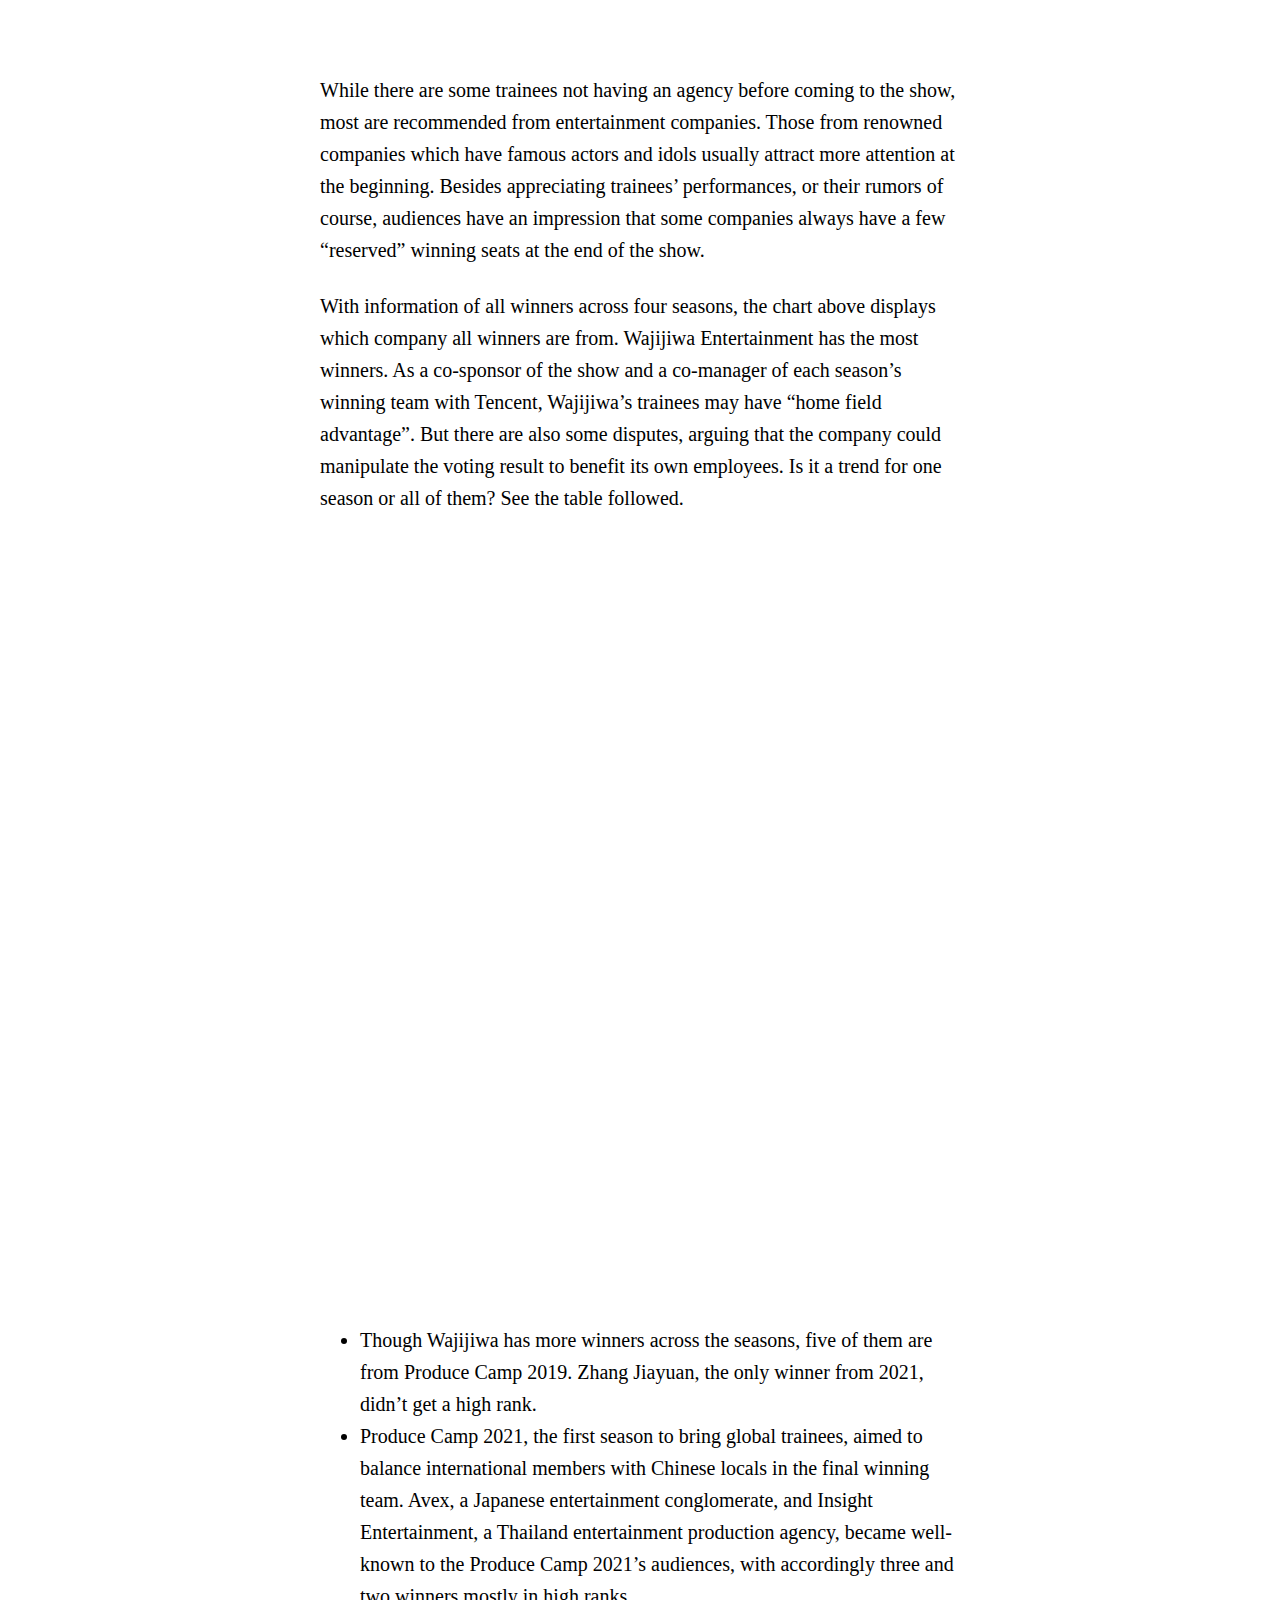
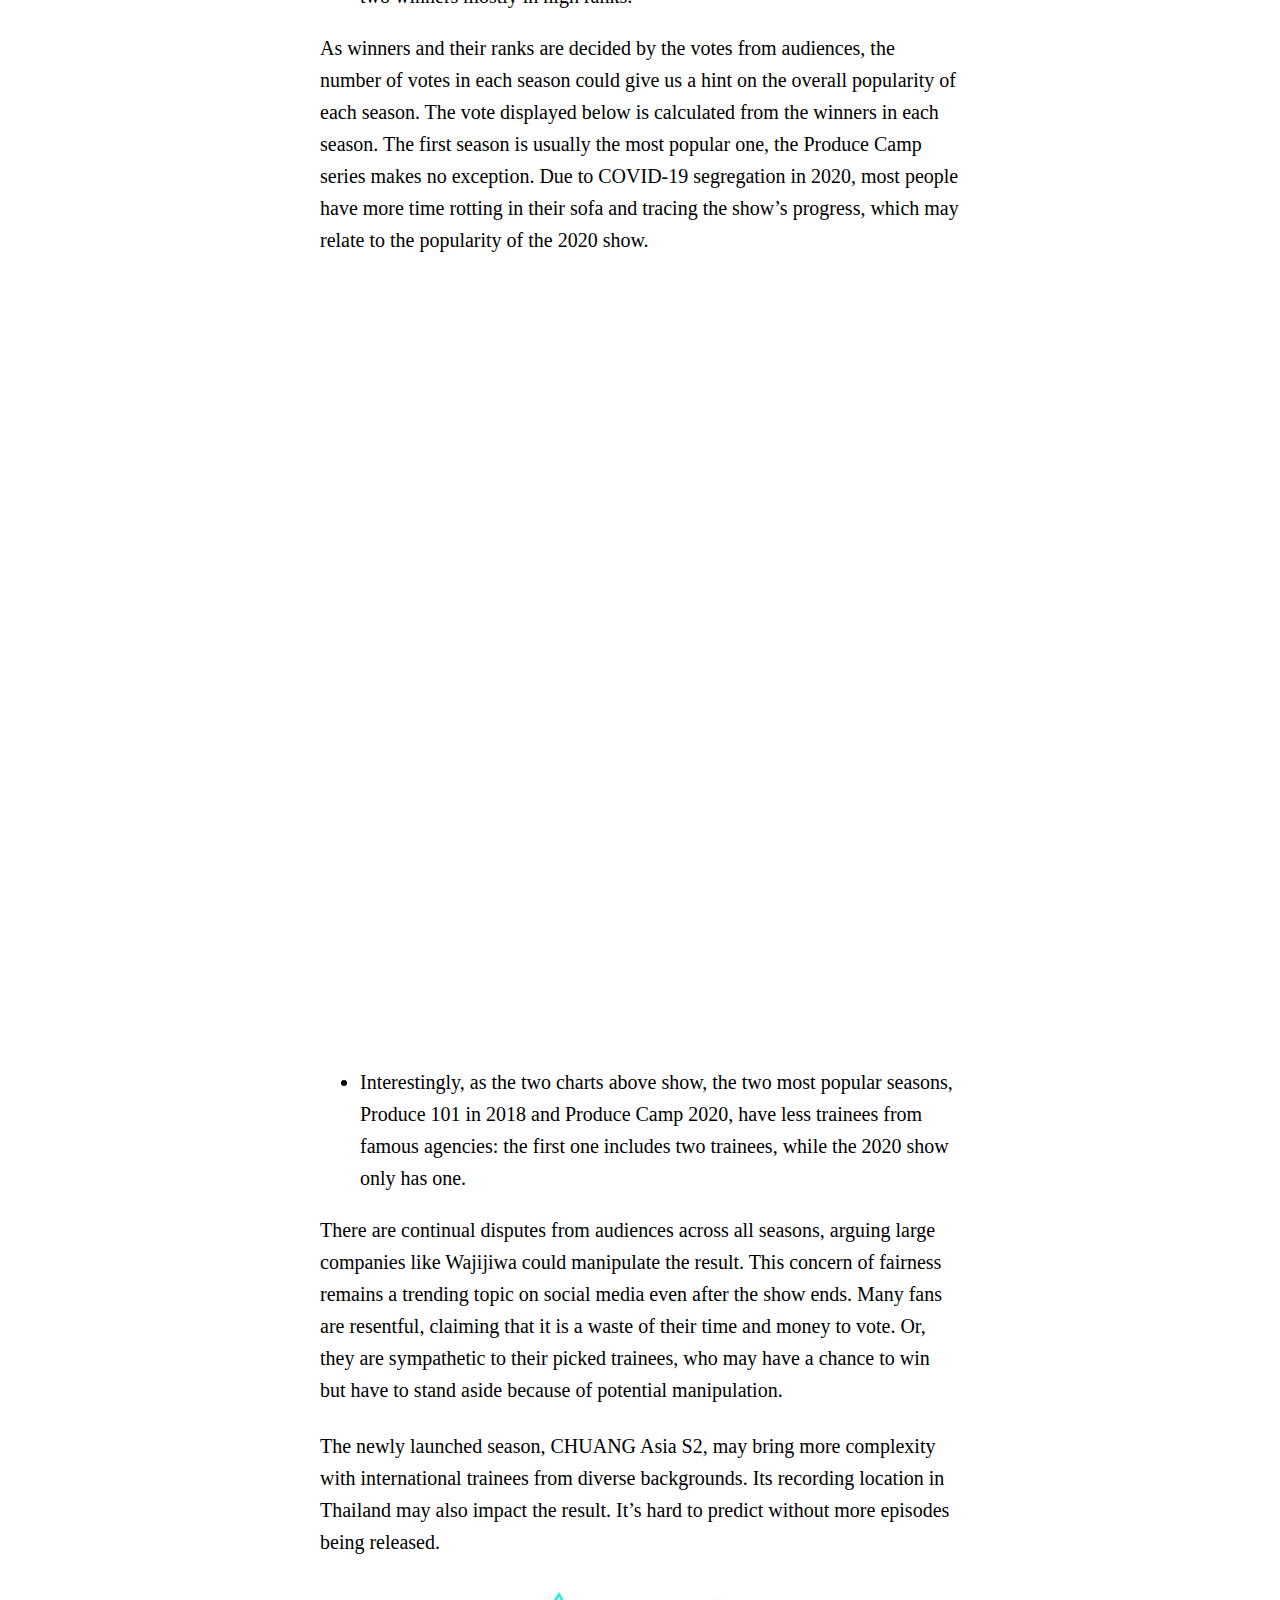
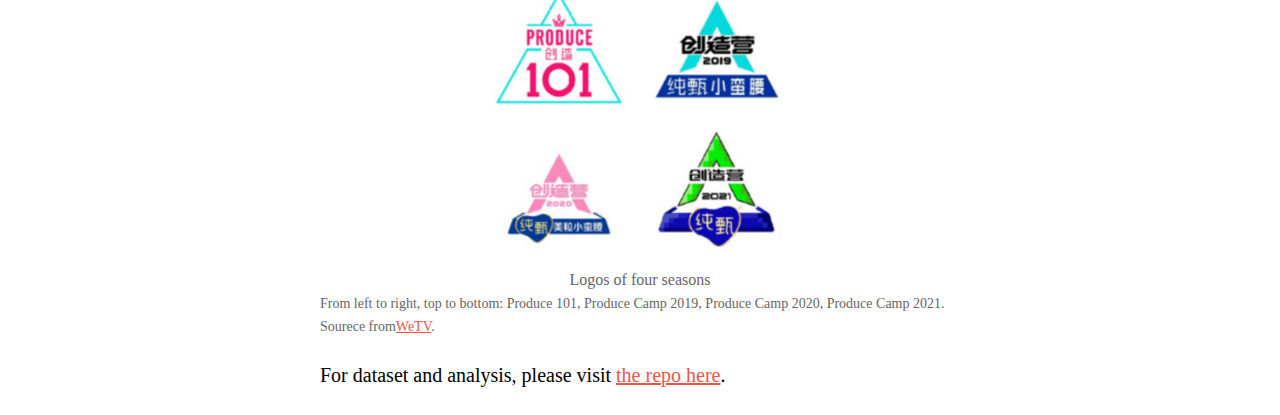
<file: idol-show/index.html>
<!DOCTYPE html>
<html>

<head>
    <meta charset="utf-8">
    <meta name="viewport" content="width=device-width, initial-scale=1">
    <title>Idol Survival Show</title>

    <!-- Google fonts -->
    <link rel="preconnect" href="https://fonts.gstatic.com" crossorigin>
    <link rel="preconnect" href="https://fonts.googleapis.com">
    <link rel="preconnect" href="https://fonts.gstatic.com" crossorigin>
    <link href="https://fonts.googleapis.com/css2?family=Lora:ital,wght@0,400;0,700;1,400;1,700&display=swap"
        rel="stylesheet">
    <style>
        body {
            margin: 0;
            font-size: 20px;
            font-family: Georgia, 'Times New Roman', Times, serif;
            text-rendering: optimizeLegibility;
        }

        .content {
            max-width: 640px;
            margin: auto;
        }

        .header {
            padding: 3em 0;
        }

        a {
            color: #f05349;
        }

        .footer {
            background: #f4f4f4;
            text-align: center;
            font-size: 0.8em;
            margin-top: 4em;
            padding: 4em 0;
        }

        figure {
            margin: 0;
            padding-bottom: 1.2em;
        }

        figcaption {
            font-size: 0.8em;
            text-align: center;
            margin-top: 0.5em;
            color: #666;
        }
        .footnote {
            font-size: 0.7em;
            text-align: left;
            margin-top: 0.5em;
            color: #666;
        }

        h1 {
            font-family: 'Lora', Georgia, serif;
            font-weight: bold;
            font-size: 3em;
            line-height: 1.1;
        }

        .subhead {
            font-family: 'Lora', Georgia, serif;
        }

        iframe,
        img,
        video {
            max-width: 100%;
        }

        p {
            line-height: 1.6;
            margin: 0;
            padding-bottom: 1.2em;
        }

        ul {
            margin: 0;
            padding-bottom: 1em;
            line-height: 1.6;
        }

        iframe {
            padding-bottom: 1.2em;
        }

        code {
            font-family: 'Courier New', monospace;
            background: #fffbaf;
            font-size: 0.85em;
        }

        .full-width figure {
            text-align: center;
        }

        /* margin on mobile */
        @media (max-width: 640px) {
            body {
                font-size: 18px;
            }

            .content {
                padding-left: 0.5em;
                padding-right: 0.5em;
            }
        }
    </style>
</head>

<body>
    <div class="content">
        <div class="header">
            <h1>Behind the Votes: How Entertainment Companies Influence Idol Surviving Shows?</h1>

        </div>
        <div class="byline">
            <p>By <a href="https://kristen-shen.github.io/">Kristen Shen</a></p>
        </div>
        <p>WeTV just launched its new season for the <a href="https://wetv.vip/en/channel/10425?id=10425&type=PAGE_TYPE_MODULE_LIST">CHUANG Asia series</a>.
            With only the first two episodes released, it’s still too early to predict who has the potential to be the winners of the show.
            But we may gain some insights from reviewing the previous four seasons.</p>
        <p>CHUANG, as an expansion of Produce 101 develped by South Korean entertainment company, is a series of idol surviving shows premiered on Tencent Video.
            In each season, about 101 trainees compete with each other through multiple vocal and dance performances.
            The winners, usually 11 top trainees, have the chance to form an idol girl or boy group supported by Tencent with more opportunities to perform and gain popularity.</p>

        <iframe title="These companies slay the idol survival show." aria-label="Bar Chart" id="datawrapper-chart-MLQxw"
            src="https://datawrapper.dwcdn.net/WJ6dY/3/" scrolling="no" frameborder="0"
            style="width: 0; min-width: 100% !important; border: none;" height="757" data-external="1"></iframe>
        <script type="text/javascript">!function () { "use strict"; window.addEventListener("message", (function (a) { if (void 0 !== a.data["datawrapper-height"]) { var e = document.querySelectorAll("iframe"); for (var t in a.data["datawrapper-height"]) for (var r = 0; r < e.length; r++)if (e[r].contentWindow === a.source) { var i = a.data["datawrapper-height"][t] + "px"; e[r].style.height = i } } })) }();
        </script>

        <p>While there are some trainees not having an agency before coming to the show, most are recommended from entertainment companies.
            Those from renowned companies which have famous actors and idols usually attract more attention at the beginning.
            Besides appreciating trainees’ performances, or their rumors of course, audiences have an impression that some companies always have a few “reserved” winning seats at the end of the show.</p>

        <p>With information of all winners across four seasons, the chart above displays which company all winners are from. Wajijiwa Entertainment has the most winners.
            As a co-sponsor of the show and a co-manager of each season’s winning team with Tencent, Wajijiwa’s trainees may have “home field advantage”.
            But there are also some disputes, arguing that the company could manipulate the voting result to benefit its own employees.
            Is it a trend for one season or all of them?
            See the table followed.
        </p>

        <iframe title="Winners From Renowned Companies" aria-label="Table" id="datawrapper-chart-MLQxw"
            src="https://datawrapper.dwcdn.net/BmPD0/3/" scrolling="no" frameborder="0"
            style="width: 0; min-width: 100% !important; border: none;" height="757" data-external="1"></iframe>
        <script type="text/javascript">!function () { "use strict"; window.addEventListener("message", (function (a) { if (void 0 !== a.data["datawrapper-height"]) { var e = document.querySelectorAll("iframe"); for (var t in a.data["datawrapper-height"]) for (var r = 0; r < e.length; r++)if (e[r].contentWindow === a.source) { var i = a.data["datawrapper-height"][t] + "px"; e[r].style.height = i } } })) }();
        </script>
        <ul>
            <li>Though Wajijiwa has more winners across the seasons, five of them are from Produce Camp 2019.
                Zhang Jiayuan, the only winner from 2021, didn’t get a high rank.</li>
            <li>Produce Camp 2021, the first season to bring global trainees, aimed to balance international members with Chinese locals in the final winning team. 
                Avex, a Japanese entertainment conglomerate, and Insight Entertainment, a Thailand entertainment production agency, became well-known to the Produce Camp 2021’s audiences, 
                with accordingly three and two winners mostly in high ranks.</li>
        </ul>

        <p>As winners and their ranks are decided by the votes from audiences, the number of votes in each season could give us a hint on the overall popularity of each season.
            The vote displayed below is calculated from the winners in each season. The first season is usually the most popular one, the Produce Camp series makes no exception.
            Due to COVID-19 segregation in 2020, most people have more time rotting in their sofa and tracing the show’s progress, which may relate to the popularity of the 2020 show.</p>
        
        <iframe title="Idol survival shows are getting less votes." aria-label="Column Chart" id="datawrapper-chart-MLQxw"
            src="https://datawrapper.dwcdn.net/jhtXm/1/" scrolling="no" frameborder="0"
            style="width: 0; min-width: 100% !important; border: none;" height="757" data-external="1"></iframe>
        <script type="text/javascript">!function () { "use strict"; window.addEventListener("message", (function (a) { if (void 0 !== a.data["datawrapper-height"]) { var e = document.querySelectorAll("iframe"); for (var t in a.data["datawrapper-height"]) for (var r = 0; r < e.length; r++)if (e[r].contentWindow === a.source) { var i = a.data["datawrapper-height"][t] + "px"; e[r].style.height = i } } })) }();
        </script>

        <ul>
            <li>Interestingly, as the two charts above show, the two most popular seasons, Produce 101 in 2018 and Produce Camp 2020, have less trainees from famous agencies: 
                the first one includes two trainees, while the 2020 show only has one.</li>
        </ul>

        <p>There are continual disputes from audiences across all seasons, arguing large companies like Wajijiwa could manipulate the result.
            This concern of fairness remains a trending topic on social media even after the show ends.
            Many fans are resentful, claiming that it is a waste of their time and money to vote. 
            Or, they are sympathetic to their picked trainees, who may have a chance to win but have to stand aside because of potential manipulation.</p>
        
        <p>The newly launched season, CHUANG Asia S2, may bring more complexity with international trainees from diverse backgrounds. Its recording location in Thailand may also impact the result.
            It’s hard to predict without more episodes being released. </p>

        <figure>
            <img
                src="logos.png" alt="logos of 4 seasons" width="300" style="display: block; margin: auto;">
            <figcaption>Logos of four seasons</figcaption>
            <figcaption class="footnote">From left to right, top to bottom: Produce 101, Produce Camp 2019, Produce Camp 2020, Produce Camp 2021.</figcaption>
            <figcaption class="footnote">Sourece from<a href="https://wetv.vip/en/search?q=chuang">WeTV</a>.</figcaption>
        </figure>
        
        <p>For dataset and analysis, please visit <a href="https://github.com/Kristen-Shen/Kristen-Shen.github.io/tree/main/idol_show">the repo here</a>.</p>
        
</body>

</html>
</file>
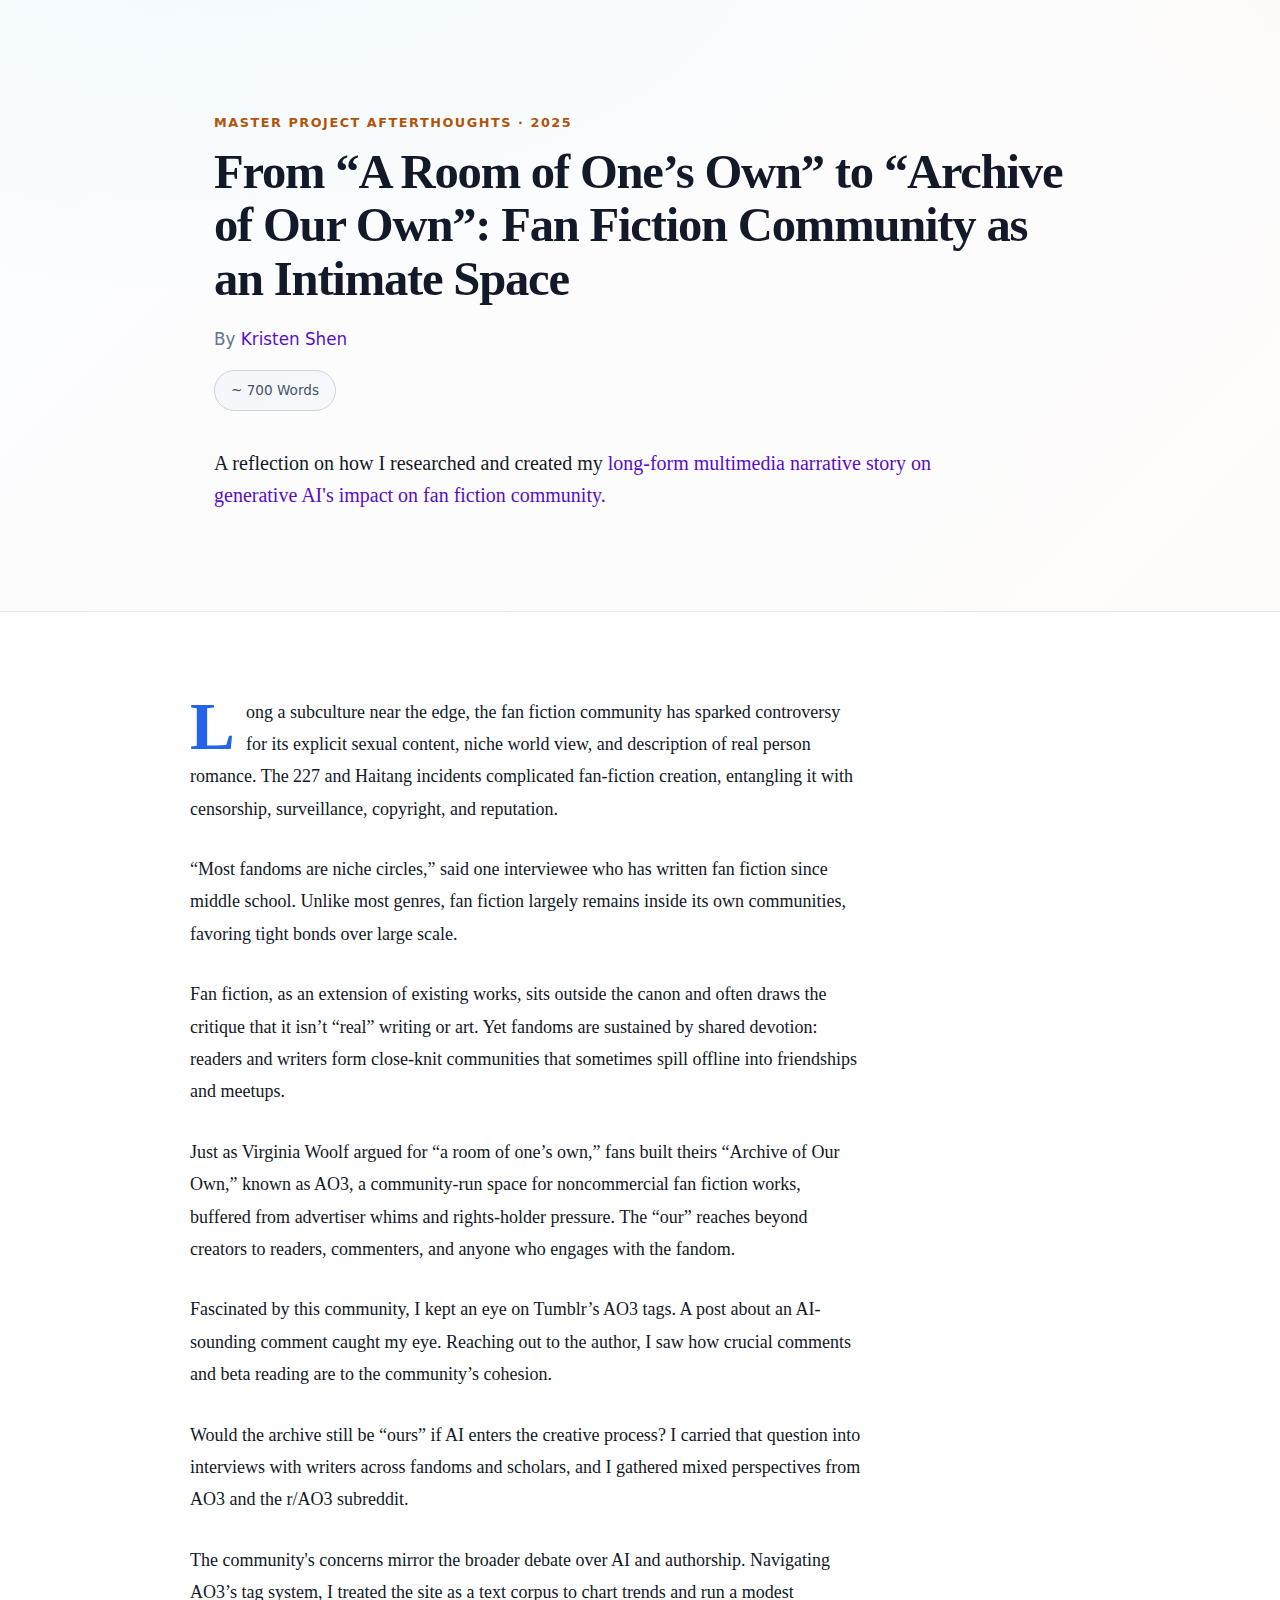
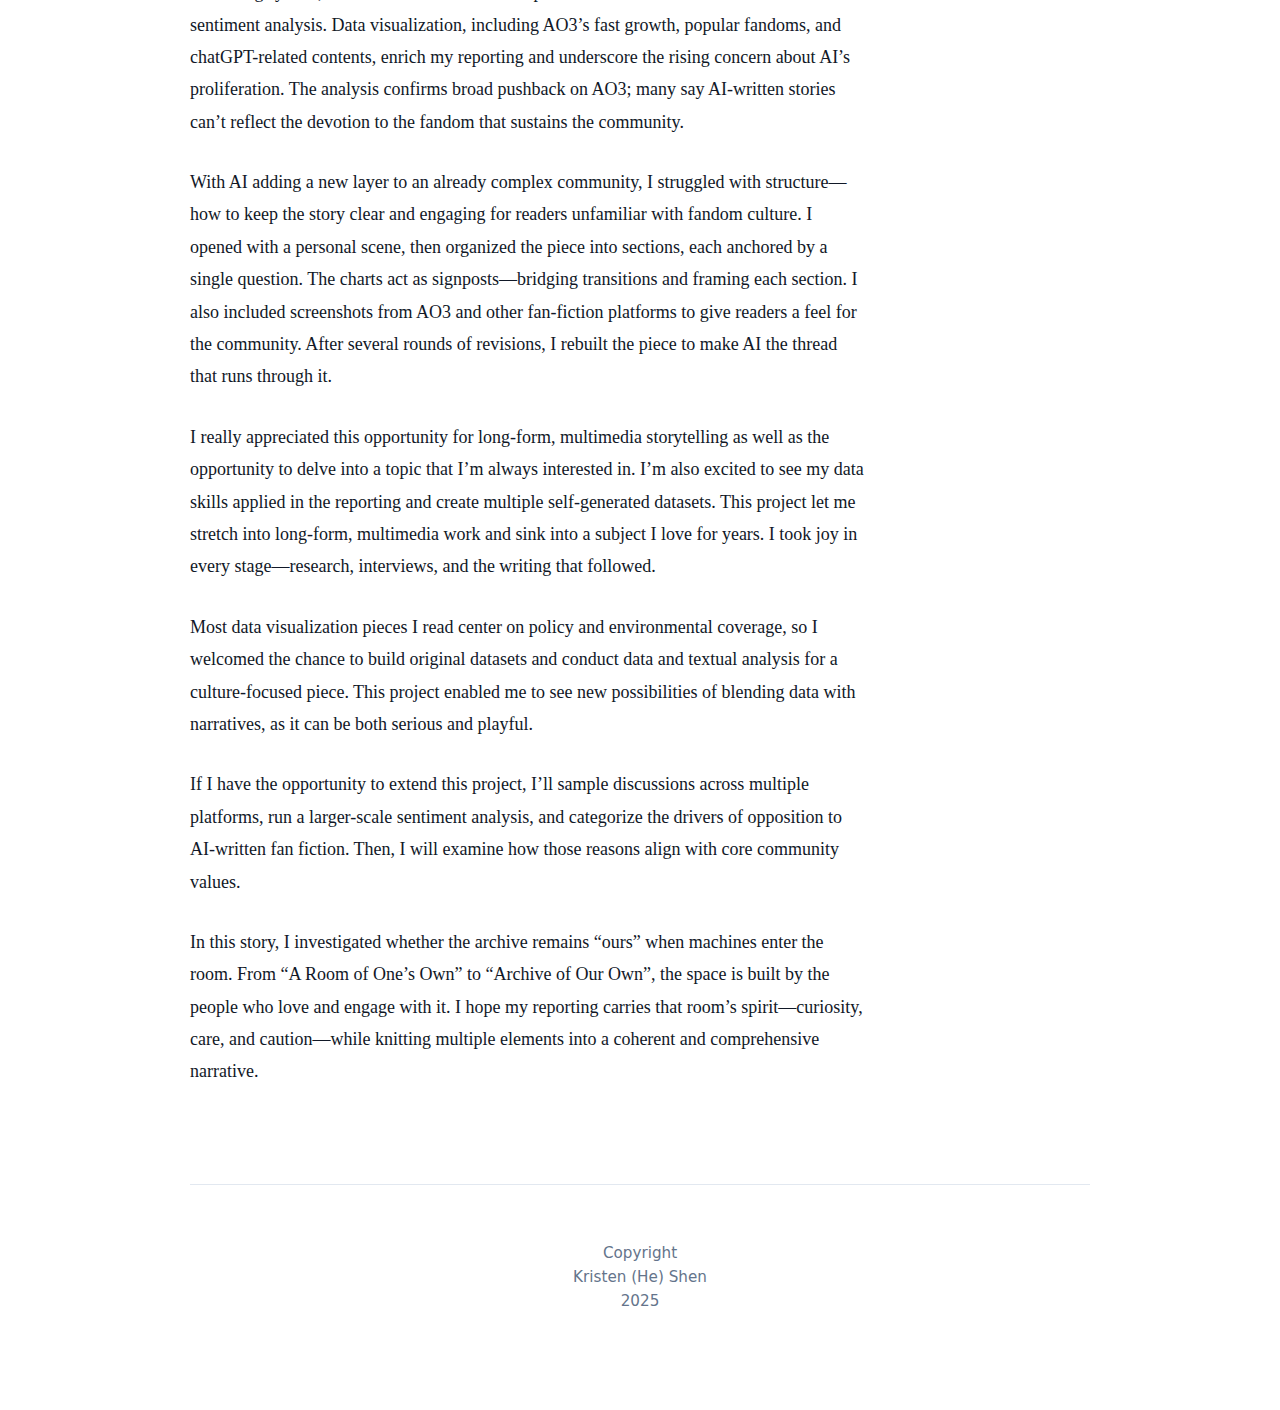
<file: fanfic/afterthoughts/index.html>
<!doctype html>
<html lang="en">
<head>
  <meta charset="utf-8" />
  <meta name="viewport" content="width=device-width, initial-scale=1" />
  <title>Afterthoughts: Generative AI Frustrates AO3 Community</title>
  <meta name="description" content="From AI chatbots writing offensive comments to AI-written fic, AO3's community contends with authorship, trust, and creativity in the age of generative AI." />
  <style>
    :root{
      --bg:#ffffff;
      --card:#f8fafc;
      --text:#111827;
      --muted:#64748b;
      --accent:#2563eb;
      --accent-2:#b45309;
      --maxw: 900px;
      --reading-measure: 75ch;
      --transition: all 0.3s cubic-bezier(0.4, 0, 0.2, 1);
    }
    
    * {
      box-sizing: border-box;
    }
    
    html {
      scroll-behavior: smooth;
    }
    
    html, body {
      margin: 0;
      padding: 0;
      background: var(--bg);
      color: var(--text);
      font-family: 'Georgia', 'Times New Roman', serif;
      line-height: 1.65;
      -webkit-font-smoothing: antialiased;
      -moz-osx-font-smoothing: grayscale;
    }
    
    a {
      color: #580bcc;
      text-decoration: none;
      transition: var(--transition);
    }
    
    a:hover {
      text-decoration: underline;
      opacity: 0.85;
    }
    
    .wrap {
      max-width: var(--maxw);
      margin: 0 auto;
      padding: 32px 24px;
    }
    
    header.hero {
      padding: 80px 0 48px;
      border-bottom: 1px solid #e2e8f0;
      background:
        radial-gradient(1200px 600px at 20% -10%, rgba(134,225,249,.08), transparent 60%),
        radial-gradient(800px 400px at 120% -10%, rgba(255,209,102,.06), transparent 60%);
      position: relative;
    }
    
    header.hero::before {
      content: '';
      position: absolute;
      top: 0;
      left: 0;
      right: 0;
      bottom: 0;
      background: linear-gradient(135deg, rgba(37,99,235,0.015), rgba(180,83,9,0.015));
      pointer-events: none;
    }
    
    .kicker {
      letter-spacing: 0.12em;
      text-transform: uppercase;
      color: var(--accent-2);
      font-weight: 700;
      font-size: 0.8rem;
      font-family: ui-sans-serif, system-ui, -apple-system, 'Segoe UI', sans-serif;
      margin-bottom: 0.5rem;
    }
    
    h1 {
      font-size: clamp(2.2rem, 3.8vw, 3.4rem);
      line-height: 1.1;
      margin: 0.8rem 0 0;
      font-weight: 700;
      letter-spacing: -0.025em;
      max-width: var(--reading-measure);
    }
    
    .byline {
      margin-top: 20px;
      color: var(--muted);
      font-size: 1.05rem;
      font-family: ui-sans-serif, system-ui, -apple-system, 'Segoe UI', sans-serif;
    }
    
    .meta {
      display: flex;
      flex-wrap: wrap;
      gap: 12px;
      margin-top: 16px;
      color: var(--muted);
      font-size: 0.9rem;
    }
    
    .blurb {
      font-size: 1.25rem;
      color: var(--text);
      margin-top: 28px;
      line-height: 1.6;
      max-width: var(--reading-measure);
      font-weight: 400;
    }

    .content {
      padding: 56px 0;
    }
    
    .content p {
      line-height: 1.8;
      margin: 1.75rem 0;
      font-size: 1.125rem;
      max-width: var(--reading-measure);
      font-weight: 400;
    }
    
    .lede {
      font-size: 1.35rem;
      line-height: 1.7;
      margin-bottom: 2rem;
    }
    
    .dropcap::first-letter {
      float: left;
      font-size: 4.2rem;
      line-height: 0.8;
      padding: 0.3rem 0.7rem 0 0;
      font-weight: 700;
      color: var(--accent);
    }

    h2 {
      margin: 4rem 0 1.5rem;
      font-size: clamp(1.75rem, 2.5vw, 2.25rem);
      font-weight: 600;
      letter-spacing: -0.02em;
      line-height: 1.2;
      max-width: var(--reading-measure);
    }
    
    h3 {
      margin: 2.5rem 0 1rem;
      font-size: 1.3rem;
      color: var(--accent-2);
      font-weight: 600;
      line-height: 1.3;
    }

    figure {
      margin: 3rem 0;
      padding: 0;
    }
    
    figure .media {
      width: 100%;
      height: auto;
      border: none;
      border-radius: 16px;
      display: block;
      transition: var(--transition);
     
    }
    
    figure .media:hover {
      transform: translateY(-4px);
     
    }
    
    figcaption {
      font-size: 0.95rem;
      color: var(--muted);
      margin-top: 16px;
      font-style: italic;
      text-align: left;
      font-family: ui-sans-serif, system-ui, -apple-system, 'Segoe UI', sans-serif;
      line-height: 1.5;
      max-width: 600px;
      margin-left: auto;
      margin-right: auto;
    }

    .chart {
      background: var(--card);
      border: 1px solid #e2e8f0;
      border-radius: 20px;
      padding: 24px;
      margin: 3rem 0;
      /* box-shadow: 0 4px 24px rgba(0,0,0,0.05); */
    }
    
    .chart iframe {
      width: 100%;
      height: 520px;
      border: 0;
      border-radius: 12px;
    }

    blockquote {
      margin: 3rem 0;
      padding: 2rem 2.5rem;
      border-left: 5px solid var(--accent);
      background: linear-gradient(135deg, #f8fafc, #ffffff);
      border-radius: 16px;
      color: #374151;
      font-size: 1.15rem;
      line-height: 1.7;
      box-shadow: 0 4px 16px rgba(0,0,0,0.06);
      max-width: var(--reading-measure);
    }
    
    blockquote p {
      margin: 0;
    }

    .callout {
      background: linear-gradient(180deg, rgba(37,99,235,.04), rgba(37,99,235,.02));
      border: 1px solid #e2e8f0;
      border-radius: 20px;
      padding: 28px;
      margin: 3rem 0;
      box-shadow: 0 2px 12px rgba(0,0,0,0.04);
    }

    .grid-2 {
      display: grid;
      gap: 32px;
      grid-template-columns: 1fr;
      margin: 4rem 0;
    }
    
    @media(min-width: 900px) {
      .grid-2 {
        grid-template-columns: 1fr 1fr;
      }
    }

    footer {
      margin-top: 96px;
      padding: 40px 0;
      border-top: 1px solid #e2e8f0;
      color: var(--muted);
      font-size: 0.95rem;
    }
    
    .copyright {
      margin-top: 16px;
      text-align: center;
      font-family: ui-sans-serif, system-ui, -apple-system, 'Segoe UI', sans-serif;
      line-height: 1.6;
    }

    .tag {
      display: inline-block;
      padding: 0.5rem 1rem;
      border: 1px solid #cbd5e1;
      border-radius: 999px;
      font-size: 0.85rem;
      color: #475569;
      margin-right: 10px;
      margin-bottom: 8px;
      background: #f8fafc;
      font-family: ui-sans-serif, system-ui, -apple-system, 'Segoe UI', sans-serif;
      font-weight: 500;
      transition: var(--transition);
    }
    
    .tag:hover {
      background: #e2e8f0;
      transform: translateY(-1px);
      box-shadow: 0 2px 8px rgba(0,0,0,0.1);
    }

    /* Enhanced typography */
    strong {
      font-weight: 600;
      color: #1f2937;
    }

    em {
      font-style: italic;
    }

    /* Grid improvements for images */
    .grid-2 figure {
      margin: 0;
    }
    
    .grid-2 .media {
      max-width: 100%;
      height: auto;
      object-fit: cover;
    }

    /* Responsive improvements */
    @media (max-width: 768px) {
      .wrap {
        padding: 24px 20px;
      }
      
      header.hero {
        padding: 60px 0 36px;
      }
      
      .content {
        padding: 40px 0;
      }
      
      h2 {
        margin: 3rem 0 1.25rem;
      }
      
      .dropcap::first-letter {
        font-size: 3.5rem;
        padding: 0.2rem 0.5rem 0 0;
      }
      
      blockquote {
        padding: 1.5rem 1.75rem;
        margin: 2.5rem 0;
        font-size: 1.1rem;
      }
      
      figure {
        margin: 2.5rem 0;
      }
      
      .chart {
        padding: 20px;
        margin: 2.5rem 0;
      }
      
      .chart iframe {
        height: 400px;
      }
    }

    @media (max-width: 480px) {
      .wrap {
        padding: 20px 16px;
      }
      
      .content p {
        font-size: 1.1rem;
      }
      
      .lede {
        font-size: 1.25rem;
      }
      
      .blurb {
        font-size: 1.15rem;
      }
      
      .chart iframe {
        height: 350px;
      }
    }

    /* Print styles */
    @media print {
      html, body {
        background: #fff;
        color: #000;
      }
      
      header.hero {
        background: none;
        border-bottom: 1px solid #111;
      }
      
      a {
        color: #000;
        text-decoration: underline;
      }
      
      .wrap {
        max-width: 100%;
        padding: 0;
      }
      
      figure, .chart {
        background: #fff;
        border: 1px solid #d1d5db;
        box-shadow: none;
      }
      
      .chart iframe {
        display: none;
      }
      
      .chart::after {
        content: "Chart: " attr(data-print-url) " (see online)";
        display: block;
        padding: 8px 0;
        color: #000;
        font-size: 0.9rem;
      }
      
      .kicker, .byline, .meta, .blurb {
        color: #000;
      }
      
      .tag {
        border: 1px solid #000;
        background: #fff;
      }
    }
  </style>
</head>
<body>
  <header class="hero">
    <div class="wrap">
      <div class="kicker">Master Project Afterthoughts · 2025</div>
      <h1>From “A Room of One’s Own” to “Archive of Our Own”: Fan Fiction Community as an Intimate Space</h1>
      <div class="byline">By <a href="https://kristen-shen.github.io/">Kristen Shen</a></div>
      <div class="meta">
        <span class="tag">~ 700 Words</span>
      </div>
      <div>
        <p class="blurb">A reflection on how I researched and created my <a href="https://kristen-shen.github.io/fanfic/">long-form multimedia narrative story on generative AI's impact on fan fiction community.</a></p>
      </div>

  </header>

  <main class="wrap content">

    <section>
      <p class="lede dropcap">Long a subculture near the edge, the fan fiction community has sparked controversy for its explicit sexual content, niche world view, and description of real person romance. The 227 and Haitang incidents complicated fan-fiction creation, entangling it with censorship, surveillance, copyright, and reputation.
     </p>
     <p>“Most fandoms are niche circles,” said one interviewee who has written fan fiction since middle school. Unlike most genres, fan fiction largely remains inside its own communities, favoring tight bonds over large scale.</p>
 


      <p>
        Fan fiction, as an extension of existing works, sits outside the canon and often draws the critique that it isn’t “real” writing or art. Yet fandoms are sustained by shared devotion: readers and writers form close-knit communities that sometimes spill offline into friendships and meetups.
      </p>
      <p>Just as Virginia Woolf argued for “a room of one’s own,” fans built theirs “Archive of Our Own,” known as AO3, a community-run space for noncommercial fan fiction works, buffered from advertiser whims and rights-holder pressure. The “our” reaches beyond creators to readers, commenters, and anyone who engages with the fandom.
 </p>
      <p>Fascinated by this community, I kept an eye on Tumblr’s AO3 tags. A post about an AI-sounding comment caught my eye. Reaching out to the author, I saw how crucial comments and beta reading are to the community’s cohesion.</p>
     <p>Would the archive still be “ours” if AI enters the creative process? I carried that question into interviews with writers across fandoms and scholars, and I gathered mixed perspectives from AO3 and the r/AO3 subreddit.
</p>
    <p>The community's concerns mirror the broader debate over AI and authorship. Navigating AO3’s tag system, I treated the site as a text corpus to chart trends and run a modest sentiment analysis. Data visualization, including AO3’s fast growth, popular fandoms, and chatGPT-related contents, enrich my reporting and underscore the rising concern about AI’s proliferation. The analysis confirms broad pushback on AO3; many say AI-written stories can’t reflect the devotion to the fandom that sustains the community.</p>
    <p>With AI adding a new layer to an already complex community, I struggled with structure—how to keep the story clear and engaging for readers unfamiliar with fandom culture. I opened with a personal scene, then organized the piece into sections, each anchored by a single question. The charts act as signposts—bridging transitions and framing each section. I also included screenshots from AO3 and other fan-fiction platforms to give readers a feel for the community. After several rounds of revisions, I rebuilt the piece to make AI the thread that runs through it. 
</p>
    <p>I really appreciated this opportunity for long-form, multimedia storytelling as well as the opportunity to delve into a topic that I’m always interested in. I’m also excited to see my data skills applied in the reporting and create multiple self-generated datasets. 


This project let me stretch into long-form, multimedia work and sink into a subject I love for years. I took joy in every stage—research, interviews, and the writing that followed.
</p>

  <p>Most data visualization pieces I read center on policy and environmental coverage, so I welcomed the chance to build original datasets and conduct data and textual analysis for a culture-focused piece. This project enabled me to see new possibilities of blending data with narratives, as it can be both serious and playful.
</p>
  <p>If I have the opportunity to extend this project, I’ll sample discussions across multiple platforms, run a larger-scale sentiment analysis, and categorize the drivers of opposition to AI-written fan fiction. Then, I will examine how those reasons align with core community values.</p>
  <p>In this story, I investigated whether the archive remains “ours” when machines enter the room. From “A Room of One’s Own” to “Archive of Our Own”, the space is built by the people who love and engage with it. I hope my reporting carries that room’s spirit—curiosity, care, and caution—while knitting multiple elements into a coherent and comprehensive narrative.</p>
  
   <footer>
      <div class="copyright">Copyright<br/>Kristen (He) Shen<br/>2025</div>
    </footer>
  </main>

  <script>
    // Datawrapper responsive height helper (one listener covers all embeds)
    window.addEventListener("message", function(e){
      if (typeof e.data["datawrapper-height"] !== "undefined") {
        for (var id in e.data["datawrapper-height"]) {
          var el = document.getElementById("datawrapper-chart-" + id) ||
                   document.querySelector("iframe[src*='"+id+"']");
          if(el){ el.style.height = e.data["datawrapper-height"][id] + "px"; }
        }
      }
    });
  </script>
</body>
</html>
</file>
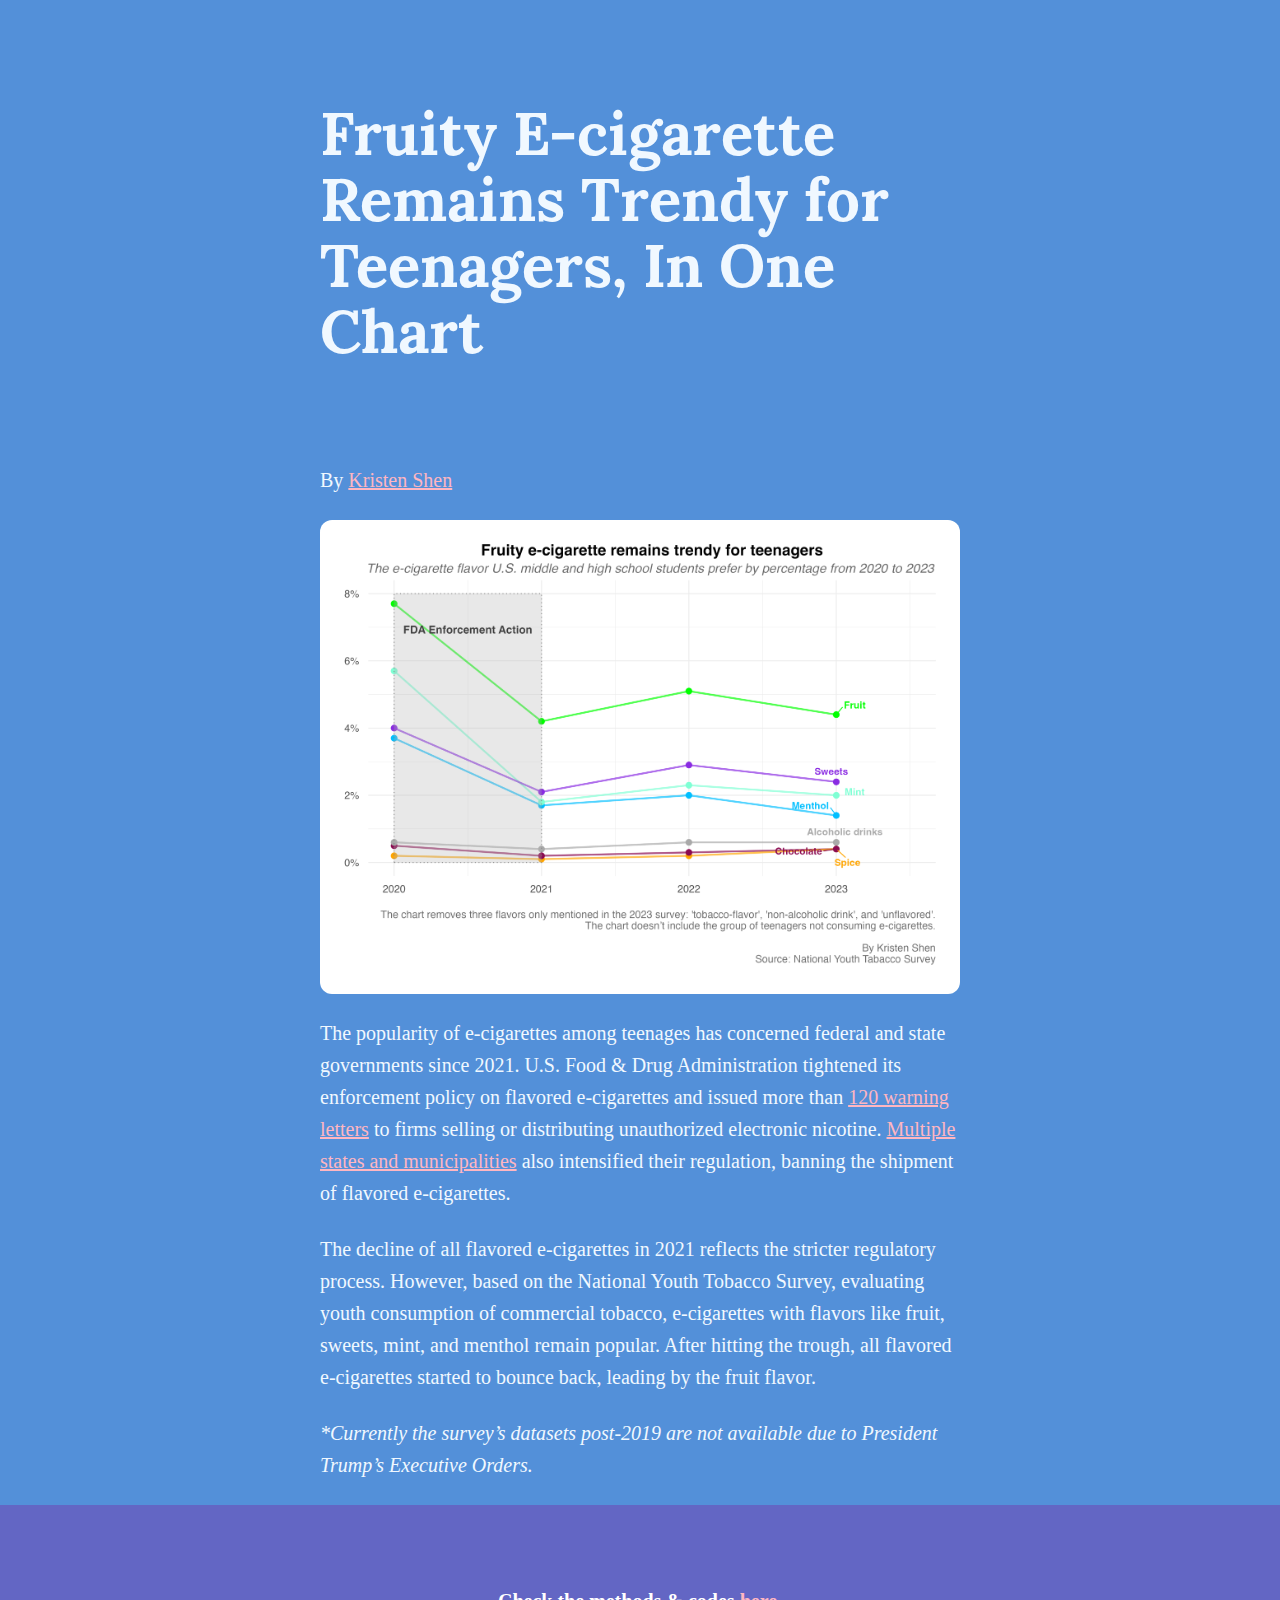
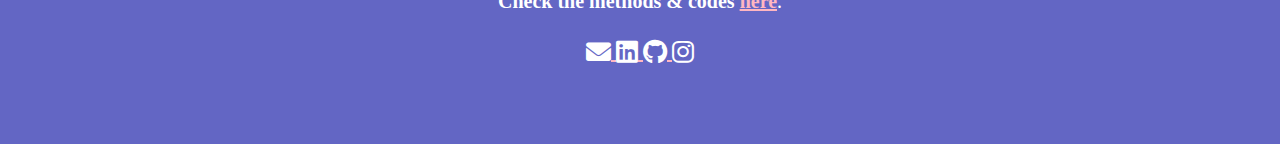
<file: e-cigarette/index-1.html>
<!DOCTYPE html>
<html>

<head>
    <meta charset="utf-8">
    <meta name="viewport" content="width=device-width, initial-scale=1">
    <title>E-cigarette</title>
    <link rel="icon" type="image/x-icon" href="favicon.ico">

    <!-- Google fonts -->
    <link rel="preconnect" href="https://fonts.gstatic.com" crossorigin>
    <link rel="preconnect" href="https://fonts.googleapis.com">
    <link rel="preconnect" href="https://fonts.gstatic.com" crossorigin>
    <link href="https://fonts.googleapis.com/css2?family=Lora:ital,wght@0,400;0,700;1,400;1,700&display=swap"
        rel="stylesheet">
    <link rel="stylesheet" href="https://cdnjs.cloudflare.com/ajax/libs/font-awesome/6.0.0/css/all.min.css">
    <style>
        body {
            margin: 0;
            font-size: 20px;
            font-family: Georgia, 'Times New Roman', Times, serif;
            text-rendering: optimizeLegibility;
            background-color: #5390d9;
            color: aliceblue;
        }



        .content {
            max-width: 640px;
            margin: auto;
        }

        .header {
            padding: 3em 0;
        }

        a {
            color: #FFB6C1;
        }


        .footer {
        padding: 4em 0;
        width: 100%;
        margin: 0;
        background-color: #6366c4;
        color: white;
        text-align: center;
        }

        figure {
            margin: 0;
            padding-bottom: 1.2em;
        }

        figcaption {
            font-size: 0.8em;
            text-align: center;
            margin-top: 0.5em;
            color: #666;
        }
        .footnote {
            font-size: 0.7em;
            text-align: left;
            margin-top: 0.5em;
            color: #666;
        }

        h1 {
            font-family: 'Lora', Georgia, serif;
            font-weight: bold;
            font-size: 3em;
            line-height: 1.1;
        }

        .subhead {
            font-family: 'Lora', Georgia, serif;
        }

        iframe,
        img,
        video {
            max-width: 100%;
        }

        p {
            line-height: 1.6;
            margin: 0;
            padding-bottom: 1.2em;
        }

        ul {
            margin: 0;
            padding-bottom: 1em;
            line-height: 1.6;
        }

        iframe {
            padding-bottom: 1.2em;
        }

        code {
            font-family: 'Courier New', monospace;
            background: #fffbaf;
            font-size: 0.85em;
        }

        .full-width figure {
            text-align: center;
        }

        /* margin on mobile */
        @media (max-width: 640px) {
            body {
                font-size: 18px;
            }

            .content {
                padding-left: 0.5em;
                padding-right: 0.5em;
            }
        }
    </style>
</head>

<body>
    <div class="content">
        <div class="header">
            <h1>Fruity E-cigarette Remains Trendy for Teenagers, In One Chart</h1>

        </div>
        <div class="byline">
            <p>By <a href="https://kristen-shen.github.io/">Kristen Shen</a></p>
        </div>

        <figure style="background-color: #ffffff; padding: 20px; border-radius: 12px; text-align: center;">
            <img src="my_chart_final.png"
                 alt="fruity e-cigarette remains trendy"
                 style="width: 100%; max-width: 640px;">
        </figure>
        
        <br>
        <p>The popularity of e-cigarettes among teenages has concerned federal and state governments since 2021. 
            U.S. Food & Drug Administration tightened its enforcement policy on flavored e-cigarettes and issued more than <a href="https://www.fda.gov/news-events/congressional-testimony/epidemic-continues-youth-vaping-america-06232021#:~:text=On%20January%202%2C%202020%2C%20amid,of%20ENDS%20by%20underage%20persons">120 warning letters</a>
            to firms selling or distributing unauthorized electronic nicotine. 
            <a href="https://www.cdc.gov/statesystem/factsheets/ecigarette/ECigarette.html#:~:text=As%20of%20September%2030%2C%202024%2036%20states%20(Alabama%2C%20Alaska,cigarettes%20over%2Dthe%2Dcounter">Multiple states and municipalities</a> also intensified their regulation, banning the shipment of flavored e-cigarettes.
            </p>
        <p> 
            The decline of all flavored e-cigarettes in 2021 reflects the stricter regulatory process. However, based on the National Youth Tobacco Survey, evaluating youth consumption of commercial tobacco, e-cigarettes with flavors like fruit, sweets, mint, and menthol remain popular. After hitting the trough, all flavored e-cigarettes started to bounce back, leading by the fruit flavor.

        </p>
            
        <p><i>*Currently the survey’s datasets post-2019 are not available due to President Trump’s Executive Orders.</i> </p>    
    </div>
    
    <div class="footer">
            
        <p><strong>Check the methods & codes <a href="https://github.com/Kristen-Shen/e-cigarette-chart/tree/main">here</a></strong>.</p>
        <a href="mailto:hs3183@columbia.edu" class="icon is-medium mr-3">
            <i class="fas fa-envelope fa-lg" style="color:white;"></i>
          </a>
          <a href="https://www.linkedin.com/in/kristen-he-shen-85a520214" class="icon is-medium mr-3">
            <i class="fab fa-linkedin fa-lg" style="color:white;"></i>
          </a>
          <a href="https://github.com/Kristen-Shen" class="icon is-medium mr-3">
            <i class="fab fa-github fa-lg" style="color:white;"></i>
          </a>
  
          <a href="https://www.instagram.com/krishen_river" class="icon is-medium mr-3">
            <i class="fab fa-instagram fa-lg" style="color:white;"></i>
          </a>
    </div>
    
        
</body>

</html>
</file>
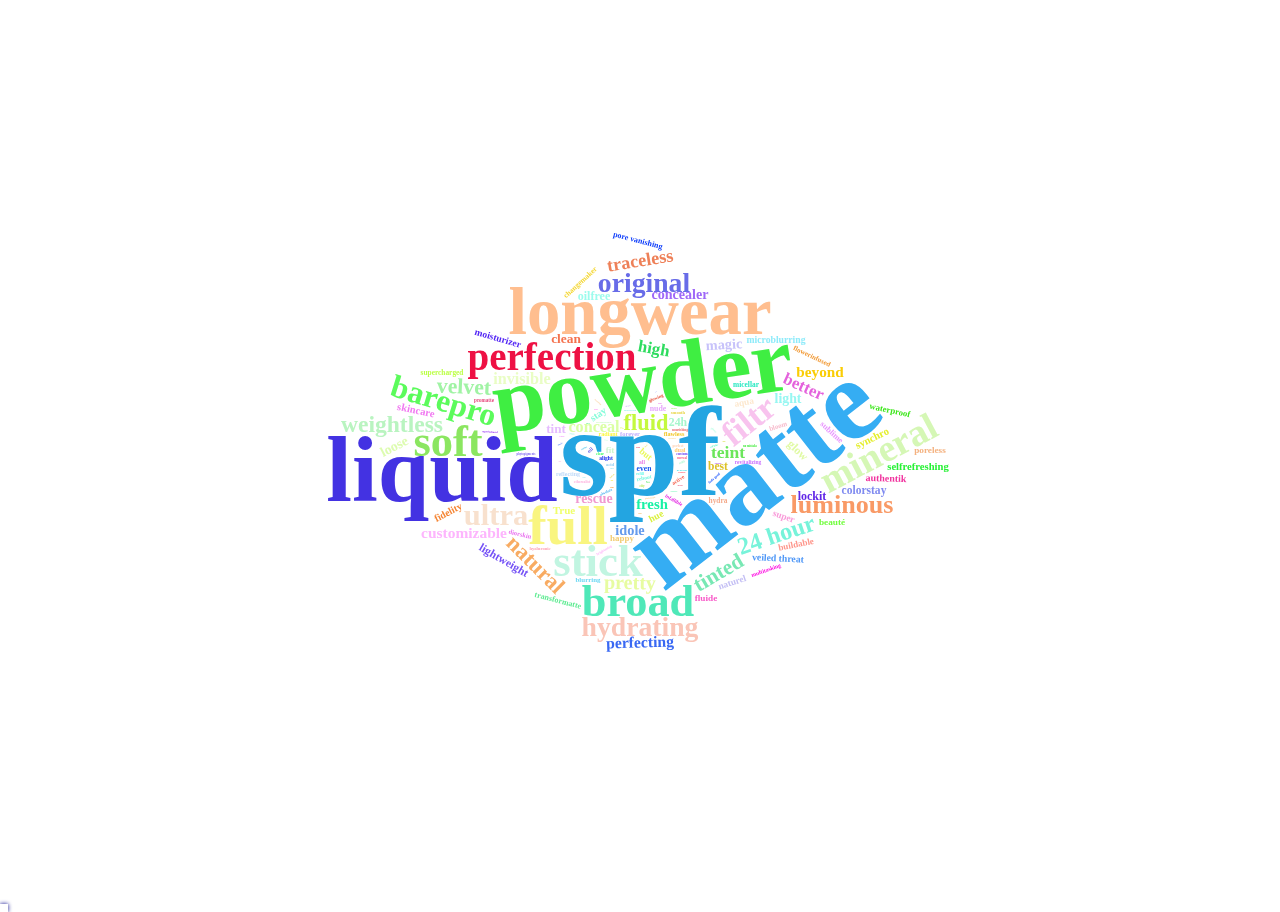
<file: perfect-foundation/wordcloud.html>
<!DOCTYPE html>
<html>
<head>
<meta charset="utf-8" />
<title>wordcloud2</title>
<style type="text/css">@layer htmltools {
.html-fill-container {
display: flex;
flex-direction: column;

min-height: 0;
min-width: 0;
}
.html-fill-container > .html-fill-item {

flex: 1 1 auto;
min-height: 0;
min-width: 0;
}
.html-fill-container > :not(.html-fill-item) {

flex: 0 0 auto;
}
}
html, body {
    background: transparent !important;
}

</style>
<script>(function() {
  // If window.HTMLWidgets is already defined, then use it; otherwise create a
  // new object. This allows preceding code to set options that affect the
  // initialization process (though none currently exist).
  window.HTMLWidgets = window.HTMLWidgets || {};

  // See if we're running in a viewer pane. If not, we're in a web browser.
  var viewerMode = window.HTMLWidgets.viewerMode =
      /\bviewer_pane=1\b/.test(window.location);

  // See if we're running in Shiny mode. If not, it's a static document.
  // Note that static widgets can appear in both Shiny and static modes, but
  // obviously, Shiny widgets can only appear in Shiny apps/documents.
  var shinyMode = window.HTMLWidgets.shinyMode =
      typeof(window.Shiny) !== "undefined" && !!window.Shiny.outputBindings;

  // We can't count on jQuery being available, so we implement our own
  // version if necessary.
  function querySelectorAll(scope, selector) {
    if (typeof(jQuery) !== "undefined" && scope instanceof jQuery) {
      return scope.find(selector);
    }
    if (scope.querySelectorAll) {
      return scope.querySelectorAll(selector);
    }
  }

  function asArray(value) {
    if (value === null)
      return [];
    if ($.isArray(value))
      return value;
    return [value];
  }

  // Implement jQuery's extend
  function extend(target /*, ... */) {
    if (arguments.length == 1) {
      return target;
    }
    for (var i = 1; i < arguments.length; i++) {
      var source = arguments[i];
      for (var prop in source) {
        if (source.hasOwnProperty(prop)) {
          target[prop] = source[prop];
        }
      }
    }
    return target;
  }

  // IE8 doesn't support Array.forEach.
  function forEach(values, callback, thisArg) {
    if (values.forEach) {
      values.forEach(callback, thisArg);
    } else {
      for (var i = 0; i < values.length; i++) {
        callback.call(thisArg, values[i], i, values);
      }
    }
  }

  // Replaces the specified method with the return value of funcSource.
  //
  // Note that funcSource should not BE the new method, it should be a function
  // that RETURNS the new method. funcSource receives a single argument that is
  // the overridden method, it can be called from the new method. The overridden
  // method can be called like a regular function, it has the target permanently
  // bound to it so "this" will work correctly.
  function overrideMethod(target, methodName, funcSource) {
    var superFunc = target[methodName] || function() {};
    var superFuncBound = function() {
      return superFunc.apply(target, arguments);
    };
    target[methodName] = funcSource(superFuncBound);
  }

  // Add a method to delegator that, when invoked, calls
  // delegatee.methodName. If there is no such method on
  // the delegatee, but there was one on delegator before
  // delegateMethod was called, then the original version
  // is invoked instead.
  // For example:
  //
  // var a = {
  //   method1: function() { console.log('a1'); }
  //   method2: function() { console.log('a2'); }
  // };
  // var b = {
  //   method1: function() { console.log('b1'); }
  // };
  // delegateMethod(a, b, "method1");
  // delegateMethod(a, b, "method2");
  // a.method1();
  // a.method2();
  //
  // The output would be "b1", "a2".
  function delegateMethod(delegator, delegatee, methodName) {
    var inherited = delegator[methodName];
    delegator[methodName] = function() {
      var target = delegatee;
      var method = delegatee[methodName];

      // The method doesn't exist on the delegatee. Instead,
      // call the method on the delegator, if it exists.
      if (!method) {
        target = delegator;
        method = inherited;
      }

      if (method) {
        return method.apply(target, arguments);
      }
    };
  }

  // Implement a vague facsimilie of jQuery's data method
  function elementData(el, name, value) {
    if (arguments.length == 2) {
      return el["htmlwidget_data_" + name];
    } else if (arguments.length == 3) {
      el["htmlwidget_data_" + name] = value;
      return el;
    } else {
      throw new Error("Wrong number of arguments for elementData: " +
        arguments.length);
    }
  }

  // http://stackoverflow.com/questions/3446170/escape-string-for-use-in-javascript-regex
  function escapeRegExp(str) {
    return str.replace(/[\-\[\]\/\{\}\(\)\*\+\?\.\\\^\$\|]/g, "\\$&");
  }

  function hasClass(el, className) {
    var re = new RegExp("\\b" + escapeRegExp(className) + "\\b");
    return re.test(el.className);
  }

  // elements - array (or array-like object) of HTML elements
  // className - class name to test for
  // include - if true, only return elements with given className;
  //   if false, only return elements *without* given className
  function filterByClass(elements, className, include) {
    var results = [];
    for (var i = 0; i < elements.length; i++) {
      if (hasClass(elements[i], className) == include)
        results.push(elements[i]);
    }
    return results;
  }

  function on(obj, eventName, func) {
    if (obj.addEventListener) {
      obj.addEventListener(eventName, func, false);
    } else if (obj.attachEvent) {
      obj.attachEvent(eventName, func);
    }
  }

  function off(obj, eventName, func) {
    if (obj.removeEventListener)
      obj.removeEventListener(eventName, func, false);
    else if (obj.detachEvent) {
      obj.detachEvent(eventName, func);
    }
  }

  // Translate array of values to top/right/bottom/left, as usual with
  // the "padding" CSS property
  // https://developer.mozilla.org/en-US/docs/Web/CSS/padding
  function unpackPadding(value) {
    if (typeof(value) === "number")
      value = [value];
    if (value.length === 1) {
      return {top: value[0], right: value[0], bottom: value[0], left: value[0]};
    }
    if (value.length === 2) {
      return {top: value[0], right: value[1], bottom: value[0], left: value[1]};
    }
    if (value.length === 3) {
      return {top: value[0], right: value[1], bottom: value[2], left: value[1]};
    }
    if (value.length === 4) {
      return {top: value[0], right: value[1], bottom: value[2], left: value[3]};
    }
  }

  // Convert an unpacked padding object to a CSS value
  function paddingToCss(paddingObj) {
    return paddingObj.top + "px " + paddingObj.right + "px " + paddingObj.bottom + "px " + paddingObj.left + "px";
  }

  // Makes a number suitable for CSS
  function px(x) {
    if (typeof(x) === "number")
      return x + "px";
    else
      return x;
  }

  // Retrieves runtime widget sizing information for an element.
  // The return value is either null, or an object with fill, padding,
  // defaultWidth, defaultHeight fields.
  function sizingPolicy(el) {
    var sizingEl = document.querySelector("script[data-for='" + el.id + "'][type='application/htmlwidget-sizing']");
    if (!sizingEl)
      return null;
    var sp = JSON.parse(sizingEl.textContent || sizingEl.text || "{}");
    if (viewerMode) {
      return sp.viewer;
    } else {
      return sp.browser;
    }
  }

  // @param tasks Array of strings (or falsy value, in which case no-op).
  //   Each element must be a valid JavaScript expression that yields a
  //   function. Or, can be an array of objects with "code" and "data"
  //   properties; in this case, the "code" property should be a string
  //   of JS that's an expr that yields a function, and "data" should be
  //   an object that will be added as an additional argument when that
  //   function is called.
  // @param target The object that will be "this" for each function
  //   execution.
  // @param args Array of arguments to be passed to the functions. (The
  //   same arguments will be passed to all functions.)
  function evalAndRun(tasks, target, args) {
    if (tasks) {
      forEach(tasks, function(task) {
        var theseArgs = args;
        if (typeof(task) === "object") {
          theseArgs = theseArgs.concat([task.data]);
          task = task.code;
        }
        var taskFunc = tryEval(task);
        if (typeof(taskFunc) !== "function") {
          throw new Error("Task must be a function! Source:\n" + task);
        }
        taskFunc.apply(target, theseArgs);
      });
    }
  }

  // Attempt eval() both with and without enclosing in parentheses.
  // Note that enclosing coerces a function declaration into
  // an expression that eval() can parse
  // (otherwise, a SyntaxError is thrown)
  function tryEval(code) {
    var result = null;
    try {
      result = eval("(" + code + ")");
    } catch(error) {
      if (!(error instanceof SyntaxError)) {
        throw error;
      }
      try {
        result = eval(code);
      } catch(e) {
        if (e instanceof SyntaxError) {
          throw error;
        } else {
          throw e;
        }
      }
    }
    return result;
  }

  function initSizing(el) {
    var sizing = sizingPolicy(el);
    if (!sizing)
      return;

    var cel = document.getElementById("htmlwidget_container");
    if (!cel)
      return;

    if (typeof(sizing.padding) !== "undefined") {
      document.body.style.margin = "0";
      document.body.style.padding = paddingToCss(unpackPadding(sizing.padding));
    }

    if (sizing.fill) {
      document.body.style.overflow = "hidden";
      document.body.style.width = "100%";
      document.body.style.height = "100%";
      document.documentElement.style.width = "100%";
      document.documentElement.style.height = "100%";
      cel.style.position = "absolute";
      var pad = unpackPadding(sizing.padding);
      cel.style.top = pad.top + "px";
      cel.style.right = pad.right + "px";
      cel.style.bottom = pad.bottom + "px";
      cel.style.left = pad.left + "px";
      el.style.width = "100%";
      el.style.height = "100%";

      return {
        getWidth: function() { return cel.getBoundingClientRect().width; },
        getHeight: function() { return cel.getBoundingClientRect().height; }
      };

    } else {
      el.style.width = px(sizing.width);
      el.style.height = px(sizing.height);

      return {
        getWidth: function() { return cel.getBoundingClientRect().width; },
        getHeight: function() { return cel.getBoundingClientRect().height; }
      };
    }
  }

  // Default implementations for methods
  var defaults = {
    find: function(scope) {
      return querySelectorAll(scope, "." + this.name);
    },
    renderError: function(el, err) {
      var $el = $(el);

      this.clearError(el);

      // Add all these error classes, as Shiny does
      var errClass = "shiny-output-error";
      if (err.type !== null) {
        // use the classes of the error condition as CSS class names
        errClass = errClass + " " + $.map(asArray(err.type), function(type) {
          return errClass + "-" + type;
        }).join(" ");
      }
      errClass = errClass + " htmlwidgets-error";

      // Is el inline or block? If inline or inline-block, just display:none it
      // and add an inline error.
      var display = $el.css("display");
      $el.data("restore-display-mode", display);

      if (display === "inline" || display === "inline-block") {
        $el.hide();
        if (err.message !== "") {
          var errorSpan = $("<span>").addClass(errClass);
          errorSpan.text(err.message);
          $el.after(errorSpan);
        }
      } else if (display === "block") {
        // If block, add an error just after the el, set visibility:none on the
        // el, and position the error to be on top of the el.
        // Mark it with a unique ID and CSS class so we can remove it later.
        $el.css("visibility", "hidden");
        if (err.message !== "") {
          var errorDiv = $("<div>").addClass(errClass).css("position", "absolute")
            .css("top", el.offsetTop)
            .css("left", el.offsetLeft)
            // setting width can push out the page size, forcing otherwise
            // unnecessary scrollbars to appear and making it impossible for
            // the element to shrink; so use max-width instead
            .css("maxWidth", el.offsetWidth)
            .css("height", el.offsetHeight);
          errorDiv.text(err.message);
          $el.after(errorDiv);

          // Really dumb way to keep the size/position of the error in sync with
          // the parent element as the window is resized or whatever.
          var intId = setInterval(function() {
            if (!errorDiv[0].parentElement) {
              clearInterval(intId);
              return;
            }
            errorDiv
              .css("top", el.offsetTop)
              .css("left", el.offsetLeft)
              .css("maxWidth", el.offsetWidth)
              .css("height", el.offsetHeight);
          }, 500);
        }
      }
    },
    clearError: function(el) {
      var $el = $(el);
      var display = $el.data("restore-display-mode");
      $el.data("restore-display-mode", null);

      if (display === "inline" || display === "inline-block") {
        if (display)
          $el.css("display", display);
        $(el.nextSibling).filter(".htmlwidgets-error").remove();
      } else if (display === "block"){
        $el.css("visibility", "inherit");
        $(el.nextSibling).filter(".htmlwidgets-error").remove();
      }
    },
    sizing: {}
  };

  // Called by widget bindings to register a new type of widget. The definition
  // object can contain the following properties:
  // - name (required) - A string indicating the binding name, which will be
  //   used by default as the CSS classname to look for.
  // - initialize (optional) - A function(el) that will be called once per
  //   widget element; if a value is returned, it will be passed as the third
  //   value to renderValue.
  // - renderValue (required) - A function(el, data, initValue) that will be
  //   called with data. Static contexts will cause this to be called once per
  //   element; Shiny apps will cause this to be called multiple times per
  //   element, as the data changes.
  window.HTMLWidgets.widget = function(definition) {
    if (!definition.name) {
      throw new Error("Widget must have a name");
    }
    if (!definition.type) {
      throw new Error("Widget must have a type");
    }
    // Currently we only support output widgets
    if (definition.type !== "output") {
      throw new Error("Unrecognized widget type '" + definition.type + "'");
    }
    // TODO: Verify that .name is a valid CSS classname

    // Support new-style instance-bound definitions. Old-style class-bound
    // definitions have one widget "object" per widget per type/class of
    // widget; the renderValue and resize methods on such widget objects
    // take el and instance arguments, because the widget object can't
    // store them. New-style instance-bound definitions have one widget
    // object per widget instance; the definition that's passed in doesn't
    // provide renderValue or resize methods at all, just the single method
    //   factory(el, width, height)
    // which returns an object that has renderValue(x) and resize(w, h).
    // This enables a far more natural programming style for the widget
    // author, who can store per-instance state using either OO-style
    // instance fields or functional-style closure variables (I guess this
    // is in contrast to what can only be called C-style pseudo-OO which is
    // what we required before).
    if (definition.factory) {
      definition = createLegacyDefinitionAdapter(definition);
    }

    if (!definition.renderValue) {
      throw new Error("Widget must have a renderValue function");
    }

    // For static rendering (non-Shiny), use a simple widget registration
    // scheme. We also use this scheme for Shiny apps/documents that also
    // contain static widgets.
    window.HTMLWidgets.widgets = window.HTMLWidgets.widgets || [];
    // Merge defaults into the definition; don't mutate the original definition.
    var staticBinding = extend({}, defaults, definition);
    overrideMethod(staticBinding, "find", function(superfunc) {
      return function(scope) {
        var results = superfunc(scope);
        // Filter out Shiny outputs, we only want the static kind
        return filterByClass(results, "html-widget-output", false);
      };
    });
    window.HTMLWidgets.widgets.push(staticBinding);

    if (shinyMode) {
      // Shiny is running. Register the definition with an output binding.
      // The definition itself will not be the output binding, instead
      // we will make an output binding object that delegates to the
      // definition. This is because we foolishly used the same method
      // name (renderValue) for htmlwidgets definition and Shiny bindings
      // but they actually have quite different semantics (the Shiny
      // bindings receive data that includes lots of metadata that it
      // strips off before calling htmlwidgets renderValue). We can't
      // just ignore the difference because in some widgets it's helpful
      // to call this.renderValue() from inside of resize(), and if
      // we're not delegating, then that call will go to the Shiny
      // version instead of the htmlwidgets version.

      // Merge defaults with definition, without mutating either.
      var bindingDef = extend({}, defaults, definition);

      // This object will be our actual Shiny binding.
      var shinyBinding = new Shiny.OutputBinding();

      // With a few exceptions, we'll want to simply use the bindingDef's
      // version of methods if they are available, otherwise fall back to
      // Shiny's defaults. NOTE: If Shiny's output bindings gain additional
      // methods in the future, and we want them to be overrideable by
      // HTMLWidget binding definitions, then we'll need to add them to this
      // list.
      delegateMethod(shinyBinding, bindingDef, "getId");
      delegateMethod(shinyBinding, bindingDef, "onValueChange");
      delegateMethod(shinyBinding, bindingDef, "onValueError");
      delegateMethod(shinyBinding, bindingDef, "renderError");
      delegateMethod(shinyBinding, bindingDef, "clearError");
      delegateMethod(shinyBinding, bindingDef, "showProgress");

      // The find, renderValue, and resize are handled differently, because we
      // want to actually decorate the behavior of the bindingDef methods.

      shinyBinding.find = function(scope) {
        var results = bindingDef.find(scope);

        // Only return elements that are Shiny outputs, not static ones
        var dynamicResults = results.filter(".html-widget-output");

        // It's possible that whatever caused Shiny to think there might be
        // new dynamic outputs, also caused there to be new static outputs.
        // Since there might be lots of different htmlwidgets bindings, we
        // schedule execution for later--no need to staticRender multiple
        // times.
        if (results.length !== dynamicResults.length)
          scheduleStaticRender();

        return dynamicResults;
      };

      // Wrap renderValue to handle initialization, which unfortunately isn't
      // supported natively by Shiny at the time of this writing.

      shinyBinding.renderValue = function(el, data) {
        Shiny.renderDependencies(data.deps);
        // Resolve strings marked as javascript literals to objects
        if (!(data.evals instanceof Array)) data.evals = [data.evals];
        for (var i = 0; data.evals && i < data.evals.length; i++) {
          window.HTMLWidgets.evaluateStringMember(data.x, data.evals[i]);
        }
        if (!bindingDef.renderOnNullValue) {
          if (data.x === null) {
            el.style.visibility = "hidden";
            return;
          } else {
            el.style.visibility = "inherit";
          }
        }
        if (!elementData(el, "initialized")) {
          initSizing(el);

          elementData(el, "initialized", true);
          if (bindingDef.initialize) {
            var rect = el.getBoundingClientRect();
            var result = bindingDef.initialize(el, rect.width, rect.height);
            elementData(el, "init_result", result);
          }
        }
        bindingDef.renderValue(el, data.x, elementData(el, "init_result"));
        evalAndRun(data.jsHooks.render, elementData(el, "init_result"), [el, data.x]);
      };

      // Only override resize if bindingDef implements it
      if (bindingDef.resize) {
        shinyBinding.resize = function(el, width, height) {
          // Shiny can call resize before initialize/renderValue have been
          // called, which doesn't make sense for widgets.
          if (elementData(el, "initialized")) {
            bindingDef.resize(el, width, height, elementData(el, "init_result"));
          }
        };
      }

      Shiny.outputBindings.register(shinyBinding, bindingDef.name);
    }
  };

  var scheduleStaticRenderTimerId = null;
  function scheduleStaticRender() {
    if (!scheduleStaticRenderTimerId) {
      scheduleStaticRenderTimerId = setTimeout(function() {
        scheduleStaticRenderTimerId = null;
        window.HTMLWidgets.staticRender();
      }, 1);
    }
  }

  // Render static widgets after the document finishes loading
  // Statically render all elements that are of this widget's class
  window.HTMLWidgets.staticRender = function() {
    var bindings = window.HTMLWidgets.widgets || [];
    forEach(bindings, function(binding) {
      var matches = binding.find(document.documentElement);
      forEach(matches, function(el) {
        var sizeObj = initSizing(el, binding);

        var getSize = function(el) {
          if (sizeObj) {
            return {w: sizeObj.getWidth(), h: sizeObj.getHeight()}
          } else {
            var rect = el.getBoundingClientRect();
            return {w: rect.width, h: rect.height}
          }
        };

        if (hasClass(el, "html-widget-static-bound"))
          return;
        el.className = el.className + " html-widget-static-bound";

        var initResult;
        if (binding.initialize) {
          var size = getSize(el);
          initResult = binding.initialize(el, size.w, size.h);
          elementData(el, "init_result", initResult);
        }

        if (binding.resize) {
          var lastSize = getSize(el);
          var resizeHandler = function(e) {
            var size = getSize(el);
            if (size.w === 0 && size.h === 0)
              return;
            if (size.w === lastSize.w && size.h === lastSize.h)
              return;
            lastSize = size;
            binding.resize(el, size.w, size.h, initResult);
          };

          on(window, "resize", resizeHandler);

          // This is needed for cases where we're running in a Shiny
          // app, but the widget itself is not a Shiny output, but
          // rather a simple static widget. One example of this is
          // an rmarkdown document that has runtime:shiny and widget
          // that isn't in a render function. Shiny only knows to
          // call resize handlers for Shiny outputs, not for static
          // widgets, so we do it ourselves.
          if (window.jQuery) {
            window.jQuery(document).on(
              "shown.htmlwidgets shown.bs.tab.htmlwidgets shown.bs.collapse.htmlwidgets",
              resizeHandler
            );
            window.jQuery(document).on(
              "hidden.htmlwidgets hidden.bs.tab.htmlwidgets hidden.bs.collapse.htmlwidgets",
              resizeHandler
            );
          }

          // This is needed for the specific case of ioslides, which
          // flips slides between display:none and display:block.
          // Ideally we would not have to have ioslide-specific code
          // here, but rather have ioslides raise a generic event,
          // but the rmarkdown package just went to CRAN so the
          // window to getting that fixed may be long.
          if (window.addEventListener) {
            // It's OK to limit this to window.addEventListener
            // browsers because ioslides itself only supports
            // such browsers.
            on(document, "slideenter", resizeHandler);
            on(document, "slideleave", resizeHandler);
          }
        }

        var scriptData = document.querySelector("script[data-for='" + el.id + "'][type='application/json']");
        if (scriptData) {
          var data = JSON.parse(scriptData.textContent || scriptData.text);
          // Resolve strings marked as javascript literals to objects
          if (!(data.evals instanceof Array)) data.evals = [data.evals];
          for (var k = 0; data.evals && k < data.evals.length; k++) {
            window.HTMLWidgets.evaluateStringMember(data.x, data.evals[k]);
          }
          binding.renderValue(el, data.x, initResult);
          evalAndRun(data.jsHooks.render, initResult, [el, data.x]);
        }
      });
    });

    invokePostRenderHandlers();
  }


  function has_jQuery3() {
    if (!window.jQuery) {
      return false;
    }
    var $version = window.jQuery.fn.jquery;
    var $major_version = parseInt($version.split(".")[0]);
    return $major_version >= 3;
  }

  /*
  / Shiny 1.4 bumped jQuery from 1.x to 3.x which means jQuery's
  / on-ready handler (i.e., $(fn)) is now asyncronous (i.e., it now
  / really means $(setTimeout(fn)).
  / https://jquery.com/upgrade-guide/3.0/#breaking-change-document-ready-handlers-are-now-asynchronous
  /
  / Since Shiny uses $() to schedule initShiny, shiny>=1.4 calls initShiny
  / one tick later than it did before, which means staticRender() is
  / called renderValue() earlier than (advanced) widget authors might be expecting.
  / https://github.com/rstudio/shiny/issues/2630
  /
  / For a concrete example, leaflet has some methods (e.g., updateBounds)
  / which reference Shiny methods registered in initShiny (e.g., setInputValue).
  / Since leaflet is privy to this life-cycle, it knows to use setTimeout() to
  / delay execution of those methods (until Shiny methods are ready)
  / https://github.com/rstudio/leaflet/blob/18ec981/javascript/src/index.js#L266-L268
  /
  / Ideally widget authors wouldn't need to use this setTimeout() hack that
  / leaflet uses to call Shiny methods on a staticRender(). In the long run,
  / the logic initShiny should be broken up so that method registration happens
  / right away, but binding happens later.
  */
  function maybeStaticRenderLater() {
    if (shinyMode && has_jQuery3()) {
      window.jQuery(window.HTMLWidgets.staticRender);
    } else {
      window.HTMLWidgets.staticRender();
    }
  }

  if (document.addEventListener) {
    document.addEventListener("DOMContentLoaded", function() {
      document.removeEventListener("DOMContentLoaded", arguments.callee, false);
      maybeStaticRenderLater();
    }, false);
  } else if (document.attachEvent) {
    document.attachEvent("onreadystatechange", function() {
      if (document.readyState === "complete") {
        document.detachEvent("onreadystatechange", arguments.callee);
        maybeStaticRenderLater();
      }
    });
  }


  window.HTMLWidgets.getAttachmentUrl = function(depname, key) {
    // If no key, default to the first item
    if (typeof(key) === "undefined")
      key = 1;

    var link = document.getElementById(depname + "-" + key + "-attachment");
    if (!link) {
      throw new Error("Attachment " + depname + "/" + key + " not found in document");
    }
    return link.getAttribute("href");
  };

  window.HTMLWidgets.dataframeToD3 = function(df) {
    var names = [];
    var length;
    for (var name in df) {
        if (df.hasOwnProperty(name))
            names.push(name);
        if (typeof(df[name]) !== "object" || typeof(df[name].length) === "undefined") {
            throw new Error("All fields must be arrays");
        } else if (typeof(length) !== "undefined" && length !== df[name].length) {
            throw new Error("All fields must be arrays of the same length");
        }
        length = df[name].length;
    }
    var results = [];
    var item;
    for (var row = 0; row < length; row++) {
        item = {};
        for (var col = 0; col < names.length; col++) {
            item[names[col]] = df[names[col]][row];
        }
        results.push(item);
    }
    return results;
  };

  window.HTMLWidgets.transposeArray2D = function(array) {
      if (array.length === 0) return array;
      var newArray = array[0].map(function(col, i) {
          return array.map(function(row) {
              return row[i]
          })
      });
      return newArray;
  };
  // Split value at splitChar, but allow splitChar to be escaped
  // using escapeChar. Any other characters escaped by escapeChar
  // will be included as usual (including escapeChar itself).
  function splitWithEscape(value, splitChar, escapeChar) {
    var results = [];
    var escapeMode = false;
    var currentResult = "";
    for (var pos = 0; pos < value.length; pos++) {
      if (!escapeMode) {
        if (value[pos] === splitChar) {
          results.push(currentResult);
          currentResult = "";
        } else if (value[pos] === escapeChar) {
          escapeMode = true;
        } else {
          currentResult += value[pos];
        }
      } else {
        currentResult += value[pos];
        escapeMode = false;
      }
    }
    if (currentResult !== "") {
      results.push(currentResult);
    }
    return results;
  }
  // Function authored by Yihui/JJ Allaire
  window.HTMLWidgets.evaluateStringMember = function(o, member) {
    var parts = splitWithEscape(member, '.', '\\');
    for (var i = 0, l = parts.length; i < l; i++) {
      var part = parts[i];
      // part may be a character or 'numeric' member name
      if (o !== null && typeof o === "object" && part in o) {
        if (i == (l - 1)) { // if we are at the end of the line then evalulate
          if (typeof o[part] === "string")
            o[part] = tryEval(o[part]);
        } else { // otherwise continue to next embedded object
          o = o[part];
        }
      }
    }
  };

  // Retrieve the HTMLWidget instance (i.e. the return value of an
  // HTMLWidget binding's initialize() or factory() function)
  // associated with an element, or null if none.
  window.HTMLWidgets.getInstance = function(el) {
    return elementData(el, "init_result");
  };

  // Finds the first element in the scope that matches the selector,
  // and returns the HTMLWidget instance (i.e. the return value of
  // an HTMLWidget binding's initialize() or factory() function)
  // associated with that element, if any. If no element matches the
  // selector, or the first matching element has no HTMLWidget
  // instance associated with it, then null is returned.
  //
  // The scope argument is optional, and defaults to window.document.
  window.HTMLWidgets.find = function(scope, selector) {
    if (arguments.length == 1) {
      selector = scope;
      scope = document;
    }

    var el = scope.querySelector(selector);
    if (el === null) {
      return null;
    } else {
      return window.HTMLWidgets.getInstance(el);
    }
  };

  // Finds all elements in the scope that match the selector, and
  // returns the HTMLWidget instances (i.e. the return values of
  // an HTMLWidget binding's initialize() or factory() function)
  // associated with the elements, in an array. If elements that
  // match the selector don't have an associated HTMLWidget
  // instance, the returned array will contain nulls.
  //
  // The scope argument is optional, and defaults to window.document.
  window.HTMLWidgets.findAll = function(scope, selector) {
    if (arguments.length == 1) {
      selector = scope;
      scope = document;
    }

    var nodes = scope.querySelectorAll(selector);
    var results = [];
    for (var i = 0; i < nodes.length; i++) {
      results.push(window.HTMLWidgets.getInstance(nodes[i]));
    }
    return results;
  };

  var postRenderHandlers = [];
  function invokePostRenderHandlers() {
    while (postRenderHandlers.length) {
      var handler = postRenderHandlers.shift();
      if (handler) {
        handler();
      }
    }
  }

  // Register the given callback function to be invoked after the
  // next time static widgets are rendered.
  window.HTMLWidgets.addPostRenderHandler = function(callback) {
    postRenderHandlers.push(callback);
  };

  // Takes a new-style instance-bound definition, and returns an
  // old-style class-bound definition. This saves us from having
  // to rewrite all the logic in this file to accomodate both
  // types of definitions.
  function createLegacyDefinitionAdapter(defn) {
    var result = {
      name: defn.name,
      type: defn.type,
      initialize: function(el, width, height) {
        return defn.factory(el, width, height);
      },
      renderValue: function(el, x, instance) {
        return instance.renderValue(x);
      },
      resize: function(el, width, height, instance) {
        return instance.resize(width, height);
      }
    };

    if (defn.find)
      result.find = defn.find;
    if (defn.renderError)
      result.renderError = defn.renderError;
    if (defn.clearError)
      result.clearError = defn.clearError;

    return result;
  }
})();
</script>
<style type="text/css">
.wcLabel {
position: absolute;
border: 2px solid #fff;
box-shadow: 0 0 4px 0 #008;
padding: 2px;

pointer-events: none; }
.wcSpan {
position: absolute;
top: 100%;
left: 0;
background-color: rgba(255, 255, 255, 0.8);
color: #333;
margin-top: 6px;
padding: 0 0.5em;
border-radius: 0.5em;
white-space: nowrap; }
</style>
<script>/*!
 * wordcloud2.js
 * http://timdream.org/wordcloud2.js/
 *
 * Copyright 2011 - 2013 Tim Chien
 * Released under the MIT license
 */

'use strict';

// setImmediate
if (!window.setImmediate) {
  window.setImmediate = (function setupSetImmediate() {
    return window.msSetImmediate ||
    window.webkitSetImmediate ||
    window.mozSetImmediate ||
    window.oSetImmediate ||
    (function setupSetZeroTimeout() {
      if (!window.postMessage || !window.addEventListener) {
        return null;
      }

      var callbacks = [undefined];
      var message = 'zero-timeout-message';

      // Like setTimeout, but only takes a function argument.  There's
      // no time argument (always zero) and no arguments (you have to
      // use a closure).
      var setZeroTimeout = function setZeroTimeout(callback) {
        var id = callbacks.length;
        callbacks.push(callback);
        window.postMessage(message + id.toString(36), '*');

        return id;
      };

      window.addEventListener('message', function setZeroTimeoutMessage(evt) {
        // Skipping checking event source, retarded IE confused this window
        // object with another in the presence of iframe
        if (typeof evt.data !== 'string' ||
            evt.data.substr(0, message.length) !== message/* ||
            evt.source !== window */) {
          return;
        }

        evt.stopImmediatePropagation();

        var id = parseInt(evt.data.substr(message.length), 36);
        if (!callbacks[id]) {
          return;
        }

        callbacks[id]();
        callbacks[id] = undefined;
      }, true);

      /* specify clearImmediate() here since we need the scope */
      window.clearImmediate = function clearZeroTimeout(id) {
        if (!callbacks[id]) {
          return;
        }

        callbacks[id] = undefined;
      };

      return setZeroTimeout;
    })() ||
    // fallback
    function setImmediateFallback(fn) {
      window.setTimeout(fn, 0);
    };
  })();
}

if (!window.clearImmediate) {
  window.clearImmediate = (function setupClearImmediate() {
    return window.msClearImmediate ||
    window.webkitClearImmediate ||
    window.mozClearImmediate ||
    window.oClearImmediate ||
    // "clearZeroTimeout" is implement on the previous block ||
    // fallback
    function clearImmediateFallback(timer) {
      window.clearTimeout(timer);
    };
  })();
}

(function(global) {

  // Check if WordCloud can run on this browser
  var isSupported = (function isSupported() {
    var canvas = document.createElement('canvas');
    if (!canvas || !canvas.getContext) {
      return false;
    }

    var ctx = canvas.getContext('2d');
    if (!ctx.getImageData) {
      return false;
    }
    if (!ctx.fillText) {
      return false;
    }

    if (!Array.prototype.some) {
      return false;
    }
    if (!Array.prototype.push) {
      return false;
    }

    return true;
  }());

  // Find out if the browser impose minium font size by
  // drawing small texts on a canvas and measure it's width.
  var minFontSize = (function getMinFontSize() {
    if (!isSupported) {
      return;
    }

    var ctx = document.createElement('canvas').getContext('2d');

    // start from 20
    var size = 20;

    // two sizes to measure
    var hanWidth, mWidth;

    while (size) {
      ctx.font = size.toString(10) + 'px sans-serif';
      if ((ctx.measureText('\uFF37').width === hanWidth) &&
          (ctx.measureText('m').width) === mWidth) {
        return (size + 1);
      }

      hanWidth = ctx.measureText('\uFF37').width;
      mWidth = ctx.measureText('m').width;

      size--;
    }

    return 0;
  })();

  // Based on http://jsfromhell.com/array/shuffle
  var shuffleArray = function shuffleArray(arr) {
    for (var j, x, i = arr.length; i;
      j = Math.floor(Math.random() * i),
      x = arr[--i], arr[i] = arr[j],
      arr[j] = x) {}
    return arr;
  };

  var WordCloud = function WordCloud(elements, options) {
    if (!isSupported) {
      return;
    }

    if (!Array.isArray(elements)) {
      elements = [elements];
    }

    elements.forEach(function(el, i) {
      if (typeof el === 'string') {
        elements[i] = document.getElementById(el);
        if (!elements[i]) {
          throw 'The element id specified is not found.';
        }
      } else if (!el.tagName && !el.appendChild) {
        throw 'You must pass valid HTML elements, or ID of the element.';
      }
    });

    /* Default values to be overwritten by options object */
    var settings = {
      list: [],
      fontFamily: '"Trebuchet MS", "Heiti TC", "微軟正黑體", ' +
                  '"Arial Unicode MS", "Droid Fallback Sans", sans-serif',
      fontWeight: 'normal',
      color: 'random-dark',
      minSize: 0, // 0 to disable
      weightFactor: 1,
      clearCanvas: true,
      backgroundColor: '#fff',  // opaque white = rgba(255, 255, 255, 1)

      gridSize: 8,
      origin: null,

      drawMask: false,
      maskColor: 'rgba(255,0,0,0.3)',
      maskGapWidth: 0.3,

      wait: 0,
      abortThreshold: 0, // disabled
      abort: function noop() {},

      minRotation: - Math.PI / 2,
      maxRotation: Math.PI / 2,

      shuffle: true,
      rotateRatio: 0.1,

      shape: 'circle',
      ellipticity: 0.65,

      classes: null,

      hover: null,
      click: null
    };

    if (options) {
      for (var key in options) {
        if (key in settings) {
          settings[key] = options[key];
        }
      }
    }

    /* Convert weightFactor into a function */
    if (typeof settings.weightFactor !== 'function') {
      var factor = settings.weightFactor;
      settings.weightFactor = function weightFactor(pt) {
        return pt * factor; //in px
      };
    }

    /* Convert shape into a function */
    if (typeof settings.shape !== 'function') {
      switch (settings.shape) {
        case 'circle':
        /* falls through */
        default:
          // 'circle' is the default and a shortcut in the code loop.
          settings.shape = 'circle';
          break;

        case 'cardioid':
          settings.shape = function shapeCardioid(theta) {
            return 1 - Math.sin(theta);
          };
          break;

        /*

        To work out an X-gon, one has to calculate "m",
        where 1/(cos(2*PI/X)+m*sin(2*PI/X)) = 1/(cos(0)+m*sin(0))
        http://www.wolframalpha.com/input/?i=1%2F%28cos%282*PI%2FX%29%2Bm*sin%28
        2*PI%2FX%29%29+%3D+1%2F%28cos%280%29%2Bm*sin%280%29%29

        Copy the solution into polar equation r = 1/(cos(t') + m*sin(t'))
        where t' equals to mod(t, 2PI/X);

        */

        case 'diamond':
        case 'square':
          // http://www.wolframalpha.com/input/?i=plot+r+%3D+1%2F%28cos%28mod+
          // %28t%2C+PI%2F2%29%29%2Bsin%28mod+%28t%2C+PI%2F2%29%29%29%2C+t+%3D
          // +0+..+2*PI
          settings.shape = function shapeSquare(theta) {
            var thetaPrime = theta % (2 * Math.PI / 4);
            return 1 / (Math.cos(thetaPrime) + Math.sin(thetaPrime));
          };
          break;

        case 'triangle-forward':
          // http://www.wolframalpha.com/input/?i=plot+r+%3D+1%2F%28cos%28mod+
          // %28t%2C+2*PI%2F3%29%29%2Bsqrt%283%29sin%28mod+%28t%2C+2*PI%2F3%29
          // %29%29%2C+t+%3D+0+..+2*PI
          settings.shape = function shapeTriangle(theta) {
            var thetaPrime = theta % (2 * Math.PI / 3);
            return 1 / (Math.cos(thetaPrime) +
                        Math.sqrt(3) * Math.sin(thetaPrime));
          };
          break;

        case 'triangle':
        case 'triangle-upright':
          settings.shape = function shapeTriangle(theta) {
            var thetaPrime = (theta + Math.PI * 3 / 2) % (2 * Math.PI / 3);
            return 1 / (Math.cos(thetaPrime) +
                        Math.sqrt(3) * Math.sin(thetaPrime));
          };
          break;

        case 'pentagon':
          settings.shape = function shapePentagon(theta) {
            var thetaPrime = (theta + 0.955) % (2 * Math.PI / 5);
            return 1 / (Math.cos(thetaPrime) +
                        0.726543 * Math.sin(thetaPrime));
          };
          break;

        case 'star':
          settings.shape = function shapeStar(theta) {
            var thetaPrime = (theta + 0.955) % (2 * Math.PI / 10);
            if ((theta + 0.955) % (2 * Math.PI / 5) - (2 * Math.PI / 10) >= 0) {
              return 1 / (Math.cos((2 * Math.PI / 10) - thetaPrime) +
                          3.07768 * Math.sin((2 * Math.PI / 10) - thetaPrime));
            } else {
              return 1 / (Math.cos(thetaPrime) +
                          3.07768 * Math.sin(thetaPrime));
            }
          };
          break;
      }
    }

    /* Make sure gridSize is a whole number and is not smaller than 4px */
    settings.gridSize = Math.max(Math.floor(settings.gridSize), 4);

    /* shorthand */
    var g = settings.gridSize;
    var maskRectWidth = g - settings.maskGapWidth;

    /* normalize rotation settings */
    var rotationRange = Math.abs(settings.maxRotation - settings.minRotation);
    var minRotation = Math.min(settings.maxRotation, settings.minRotation);

    /* information/object available to all functions, set when start() */
    var grid, // 2d array containing filling information
      ngx, ngy, // width and height of the grid
      center, // position of the center of the cloud
      maxRadius;

    /* timestamp for measuring each putWord() action */
    var escapeTime;

    /* function for getting the color of the text */
    var getTextColor;
    function random_hsl_color(min, max) {
      return 'hsl(' +
        (Math.random() * 360).toFixed() + ',' +
        (Math.random() * 30 + 70).toFixed() + '%,' +
        (Math.random() * (max - min) + min).toFixed() + '%)';
    }
    switch (settings.color) {
      case 'random-dark':
        getTextColor = function getRandomDarkColor() {
          return random_hsl_color(10, 50);
        };
        break;

      case 'random-light':
        getTextColor = function getRandomLightColor() {
          return random_hsl_color(50, 90);
        };
        break;

      default:
        if (typeof settings.color === 'function') {
          getTextColor = settings.color;
        }
        break;
    }

    /* function for getting the classes of the text */
    var getTextClasses = null;
    if (typeof settings.classes === 'function') {
      getTextClasses = settings.classes;
    }

    /* Interactive */
    var interactive = false;
    var infoGrid = [];
    var hovered;

    var getInfoGridFromMouseTouchEvent =
    function getInfoGridFromMouseTouchEvent(evt) {
      var canvas = evt.currentTarget;
      var rect = canvas.getBoundingClientRect();
      var clientX;
      var clientY;
      /** Detect if touches are available */
      if (evt.touches) {
        clientX = evt.touches[0].clientX;
        clientY = evt.touches[0].clientY;
      } else {
        clientX = evt.clientX;
        clientY = evt.clientY;
      }
      var eventX = clientX - rect.left;
      var eventY = clientY - rect.top;

      var x = Math.floor(eventX * ((canvas.width / rect.width) || 1) / g);
      var y = Math.floor(eventY * ((canvas.height / rect.height) || 1) / g);

      return infoGrid[x][y];
    };

    var wordcloudhover = function wordcloudhover(evt) {
      var info = getInfoGridFromMouseTouchEvent(evt);

      if (hovered === info) {
        return;
      }

      hovered = info;
      if (!info) {
        settings.hover(undefined, undefined, evt);

        return;
      }

      settings.hover(info.item, info.dimension, evt);

    };

    var wordcloudclick = function wordcloudclick(evt) {
      var info = getInfoGridFromMouseTouchEvent(evt);
      if (!info) {
        return;
      }

      settings.click(info.item, info.dimension, evt);
      evt.preventDefault();
    };

    /* Get points on the grid for a given radius away from the center */
    var pointsAtRadius = [];
    var getPointsAtRadius = function getPointsAtRadius(radius) {
      if (pointsAtRadius[radius]) {
        return pointsAtRadius[radius];
      }

      // Look for these number of points on each radius
      var T = radius * 8;

      // Getting all the points at this radius
      var t = T;
      var points = [];

      if (radius === 0) {
        points.push([center[0], center[1], 0]);
      }

      while (t--) {
        // distort the radius to put the cloud in shape
        var rx = 1;
        if (settings.shape !== 'circle') {
          rx = settings.shape(t / T * 2 * Math.PI); // 0 to 1
        }

        // Push [x, y, t]; t is used solely for getTextColor()
        points.push([
          center[0] + radius * rx * Math.cos(-t / T * 2 * Math.PI),
          center[1] + radius * rx * Math.sin(-t / T * 2 * Math.PI) *
            settings.ellipticity,
          t / T * 2 * Math.PI]);
      }

      pointsAtRadius[radius] = points;
      return points;
    };

    /* Return true if we had spent too much time */
    var exceedTime = function exceedTime() {
      return ((settings.abortThreshold > 0) &&
        ((new Date()).getTime() - escapeTime > settings.abortThreshold));
    };

    /* Get the deg of rotation according to settings, and luck. */
    var getRotateDeg = function getRotateDeg() {
      if (settings.rotateRatio === 0) {
        return 0;
      }

      if (Math.random() > settings.rotateRatio) {
        return 0;
      }

      if (rotationRange === 0) {
        return minRotation;
      }

      return minRotation + Math.random() * rotationRange;
    };

    var getTextInfo = function getTextInfo(word, weight, rotateDeg) {
      // calculate the acutal font size
      // fontSize === 0 means weightFactor function wants the text skipped,
      // and size < minSize means we cannot draw the text.
      var debug = false;
      var fontSize = settings.weightFactor(weight);
      if (fontSize <= settings.minSize) {
        return false;
      }

      // Scale factor here is to make sure fillText is not limited by
      // the minium font size set by browser.
      // It will always be 1 or 2n.
      var mu = 1;
      if (fontSize < minFontSize) {
        mu = (function calculateScaleFactor() {
          var mu = 2;
          while (mu * fontSize < minFontSize) {
            mu += 2;
          }
          return mu;
        })();
      }

      var fcanvas = document.createElement('canvas');
      var fctx = fcanvas.getContext('2d', { willReadFrequently: true });

      fctx.font = settings.fontWeight + ' ' +
        (fontSize * mu).toString(10) + 'px ' + settings.fontFamily;

      // Estimate the dimension of the text with measureText().
      var fw = fctx.measureText(word).width / mu;
      var fh = Math.max(fontSize * mu,
                        fctx.measureText('m').width,
                        fctx.measureText('\uFF37').width) / mu;

      // Create a boundary box that is larger than our estimates,
      // so text don't get cut of (it sill might)
      var boxWidth = fw + fh * 2;
      var boxHeight = fh * 3;
      var fgw = Math.ceil(boxWidth / g);
      var fgh = Math.ceil(boxHeight / g);
      boxWidth = fgw * g;
      boxHeight = fgh * g;

      // Calculate the proper offsets to make the text centered at
      // the preferred position.

      // This is simply half of the width.
      var fillTextOffsetX = - fw / 2;
      // Instead of moving the box to the exact middle of the preferred
      // position, for Y-offset we move 0.4 instead, so Latin alphabets look
      // vertical centered.
      var fillTextOffsetY = - fh * 0.4;

      // Calculate the actual dimension of the canvas, considering the rotation.
      var cgh = Math.ceil((boxWidth * Math.abs(Math.sin(rotateDeg)) +
                           boxHeight * Math.abs(Math.cos(rotateDeg))) / g);
      var cgw = Math.ceil((boxWidth * Math.abs(Math.cos(rotateDeg)) +
                           boxHeight * Math.abs(Math.sin(rotateDeg))) / g);
      var width = cgw * g;
      var height = cgh * g;

      fcanvas.setAttribute('width', width);
      fcanvas.setAttribute('height', height);

      if (debug) {
        // Attach fcanvas to the DOM
        document.body.appendChild(fcanvas);
        // Save it's state so that we could restore and draw the grid correctly.
        fctx.save();
      }

      // Scale the canvas with |mu|.
      fctx.scale(1 / mu, 1 / mu);
      fctx.translate(width * mu / 2, height * mu / 2);
      fctx.rotate(- rotateDeg);

      // Once the width/height is set, ctx info will be reset.
      // Set it again here.
      fctx.font = settings.fontWeight + ' ' +
        (fontSize * mu).toString(10) + 'px ' + settings.fontFamily;

      // Fill the text into the fcanvas.
      // XXX: We cannot because textBaseline = 'top' here because
      // Firefox and Chrome uses different default line-height for canvas.
      // Please read https://bugzil.la/737852#c6.
      // Here, we use textBaseline = 'middle' and draw the text at exactly
      // 0.5 * fontSize lower.
      fctx.fillStyle = '#000';
      fctx.textBaseline = 'middle';
      fctx.fillText(word, fillTextOffsetX * mu,
                    (fillTextOffsetY + fontSize * 0.5) * mu);

      // Get the pixels of the text
      var imageData = fctx.getImageData(0, 0, width, height).data;

      if (exceedTime()) {
        return false;
      }

      if (debug) {
        // Draw the box of the original estimation
        fctx.strokeRect(fillTextOffsetX * mu,
                        fillTextOffsetY, fw * mu, fh * mu);
        fctx.restore();
      }

      // Read the pixels and save the information to the occupied array
      var occupied = [];
      var gx = cgw, gy, x, y;
      var bounds = [cgh / 2, cgw / 2, cgh / 2, cgw / 2];
      while (gx--) {
        gy = cgh;
        while (gy--) {
          y = g;
          singleGridLoop: {
            while (y--) {
              x = g;
              while (x--) {
                if (imageData[((gy * g + y) * width +
                               (gx * g + x)) * 4 + 3]) {
                  occupied.push([gx, gy]);

                  if (gx < bounds[3]) {
                    bounds[3] = gx;
                  }
                  if (gx > bounds[1]) {
                    bounds[1] = gx;
                  }
                  if (gy < bounds[0]) {
                    bounds[0] = gy;
                  }
                  if (gy > bounds[2]) {
                    bounds[2] = gy;
                  }

                  if (debug) {
                    fctx.fillStyle = 'rgba(255, 0, 0, 0.5)';
                    fctx.fillRect(gx * g, gy * g, g - 0.5, g - 0.5);
                  }
                  break singleGridLoop;
                }
              }
            }
            if (debug) {
              fctx.fillStyle = 'rgba(0, 0, 255, 0.5)';
              fctx.fillRect(gx * g, gy * g, g - 0.5, g - 0.5);
            }
          }
        }
      }

      if (debug) {
        fctx.fillStyle = 'rgba(0, 255, 0, 0.5)';
        fctx.fillRect(bounds[3] * g,
                      bounds[0] * g,
                      (bounds[1] - bounds[3] + 1) * g,
                      (bounds[2] - bounds[0] + 1) * g);
      }

      // Return information needed to create the text on the real canvas
      return {
        mu: mu,
        occupied: occupied,
        bounds: bounds,
        gw: cgw,
        gh: cgh,
        fillTextOffsetX: fillTextOffsetX,
        fillTextOffsetY: fillTextOffsetY,
        fillTextWidth: fw,
        fillTextHeight: fh,
        fontSize: fontSize
      };
    };

    /* Determine if there is room available in the given dimension */
    var canFitText = function canFitText(gx, gy, gw, gh, occupied) {
      // Go through the occupied points,
      // return false if the space is not available.
      var i = occupied.length;
      while (i--) {
        var px = gx + occupied[i][0];
        var py = gy + occupied[i][1];

        if (px >= ngx || py >= ngy || px < 0 || py < 0 || !grid[px][py]) {
          return false;
        }
      }
      return true;
    };

    /* Actually draw the text on the grid */
    var drawText = function drawText(gx, gy, info, word, weight,
                                     distance, theta, rotateDeg, attributes) {

      var fontSize = info.fontSize;
      var color;
      if (getTextColor) {
        color = getTextColor(word, weight, fontSize, distance, theta);
      } else if (settings.color instanceof Array) {
        color = settings.color.shift() || 'black'; // pass a array in setting, default 'black'
      } else {
        color = settings.color;
      }

      var classes;
      if (getTextClasses) {
        classes = getTextClasses(word, weight, fontSize, distance, theta);
      } else {
        classes = settings.classes;
      }

      var dimension;
      var bounds = info.bounds;
      dimension = {
        x: (gx + bounds[3]) * g,
        y: (gy + bounds[0]) * g,
        w: (bounds[1] - bounds[3] + 1) * g,
        h: (bounds[2] - bounds[0] + 1) * g
      };

      elements.forEach(function(el) {
        if (el.getContext) {
          var ctx = el.getContext('2d');
          var mu = info.mu;

          // Save the current state before messing it
          ctx.save();
          ctx.scale(1 / mu, 1 / mu);

          ctx.font = settings.fontWeight + ' ' +
                     (fontSize * mu).toString(10) + 'px ' + settings.fontFamily;
          ctx.fillStyle = color;

          // Translate the canvas position to the origin coordinate of where
          // the text should be put.
          ctx.translate((gx + info.gw / 2) * g * mu,
                        (gy + info.gh / 2) * g * mu);

          if (rotateDeg !== 0) {
            ctx.rotate(- rotateDeg);
          }

          // Finally, fill the text.

          // XXX: We cannot because textBaseline = 'top' here because
          // Firefox and Chrome uses different default line-height for canvas.
          // Please read https://bugzil.la/737852#c6.
          // Here, we use textBaseline = 'middle' and draw the text at exactly
          // 0.5 * fontSize lower.
          ctx.textBaseline = 'middle';
          ctx.fillText(word, info.fillTextOffsetX * mu,
                             (info.fillTextOffsetY + fontSize * 0.5) * mu);

          // The below box is always matches how <span>s are positioned
          /* ctx.strokeRect(info.fillTextOffsetX, info.fillTextOffsetY,
            info.fillTextWidth, info.fillTextHeight); */

          // Restore the state.
          ctx.restore();
        } else {
          // drawText on DIV element
          var span = document.createElement('span');
          var transformRule = '';
          transformRule = 'rotate(' + (- rotateDeg / Math.PI * 180) + 'deg) ';
          if (info.mu !== 1) {
            transformRule +=
              'translateX(-' + (info.fillTextWidth / 4) + 'px) ' +
              'scale(' + (1 / info.mu) + ')';
          }
          var styleRules = {
            'position': 'absolute',
            'display': 'block',
            'font': settings.fontWeight + ' ' +
                    (fontSize * info.mu) + 'px ' + settings.fontFamily,
            'left': ((gx + info.gw / 2) * g + info.fillTextOffsetX) + 'px',
            'top': ((gy + info.gh / 2) * g + info.fillTextOffsetY) + 'px',
            'width': info.fillTextWidth + 'px',
            'height': info.fillTextHeight + 'px',
            'lineHeight': fontSize + 'px',
            'whiteSpace': 'nowrap',
            'transform': transformRule,
            'webkitTransform': transformRule,
            'msTransform': transformRule,
            'transformOrigin': '50% 40%',
            'webkitTransformOrigin': '50% 40%',
            'msTransformOrigin': '50% 40%'
          };
          if (color) {
            styleRules.color = color;
          }
          span.textContent = word;
          for (var cssProp in styleRules) {
            span.style[cssProp] = styleRules[cssProp];
          }
          if (attributes) {
            for (var attribute in attributes) {
              span.setAttribute(attribute, attributes[attribute]);
            }
          }
          if (classes) {
            span.className += classes;
          }
          el.appendChild(span);
        }
      });
    };

    /* Help function to updateGrid */
    var fillGridAt = function fillGridAt(x, y, drawMask, dimension, item) {
      if (x >= ngx || y >= ngy || x < 0 || y < 0) {
        return;
      }

      grid[x][y] = false;

      if (drawMask) {
        var ctx = elements[0].getContext('2d');
        ctx.fillRect(x * g, y * g, maskRectWidth, maskRectWidth);
      }

      if (interactive) {
        infoGrid[x][y] = { item: item, dimension: dimension };
      }
    };

    /* Update the filling information of the given space with occupied points.
       Draw the mask on the canvas if necessary. */
    var updateGrid = function updateGrid(gx, gy, gw, gh, info, item) {
      var occupied = info.occupied;
      var drawMask = settings.drawMask;
      var ctx;
      if (drawMask) {
        ctx = elements[0].getContext('2d');
        ctx.save();
        ctx.fillStyle = settings.maskColor;
      }

      var dimension;
      if (interactive) {
        var bounds = info.bounds;
        dimension = {
          x: (gx + bounds[3]) * g,
          y: (gy + bounds[0]) * g,
          w: (bounds[1] - bounds[3] + 1) * g,
          h: (bounds[2] - bounds[0] + 1) * g
        };
      }

      var i = occupied.length;
      while (i--) {
        fillGridAt(gx + occupied[i][0], gy + occupied[i][1],
                   drawMask, dimension, item);
      }

      if (drawMask) {
        ctx.restore();
      }
    };

    /* putWord() processes each item on the list,
       calculate it's size and determine it's position, and actually
       put it on the canvas. */
    var putWord = function putWord(item) {
      var word, weight, attributes;
      if (Array.isArray(item)) {
        word = item[0];
        weight = item[1];
      } else {
        word = item.word;
        weight = item.weight;
        attributes = item.attributes;
      }
      var rotateDeg = getRotateDeg();

      // get info needed to put the text onto the canvas
      var info = getTextInfo(word, weight, rotateDeg);

      // not getting the info means we shouldn't be drawing this one.
      if (!info) {
        return false;
      }

      if (exceedTime()) {
        return false;
      }

      // Skip the loop if we have already know the bounding box of
      // word is larger than the canvas.
      var bounds = info.bounds;
      if ((bounds[1] - bounds[3] + 1) > ngx ||
        (bounds[2] - bounds[0] + 1) > ngy) {
        return false;
      }

      // Determine the position to put the text by
      // start looking for the nearest points
      var r = maxRadius + 1;

      var tryToPutWordAtPoint = function(gxy) {
        var gx = Math.floor(gxy[0] - info.gw / 2);
        var gy = Math.floor(gxy[1] - info.gh / 2);
        var gw = info.gw;
        var gh = info.gh;

        // If we cannot fit the text at this position, return false
        // and go to the next position.
        if (!canFitText(gx, gy, gw, gh, info.occupied)) {
          return false;
        }

        // Actually put the text on the canvas
        drawText(gx, gy, info, word, weight,
                 (maxRadius - r), gxy[2], rotateDeg, attributes);

        // Mark the spaces on the grid as filled
        updateGrid(gx, gy, gw, gh, info, item);

        // Return true so some() will stop and also return true.
        return true;
      };

      while (r--) {
        var points = getPointsAtRadius(maxRadius - r);

        if (settings.shuffle) {
          points = [].concat(points);
          shuffleArray(points);
        }

        // Try to fit the words by looking at each point.
        // array.some() will stop and return true
        // when putWordAtPoint() returns true.
        // If all the points returns false, array.some() returns false.
        var drawn = points.some(tryToPutWordAtPoint);

        if (drawn) {
          // leave putWord() and return true
          return true;
        }
      }
      // we tried all distances but text won't fit, return false
      return false;
    };

    /* Send DOM event to all elements. Will stop sending event and return
       if the previous one is canceled (for cancelable events). */
    var sendEvent = function sendEvent(type, cancelable, detail) {
      if (cancelable) {
        return !elements.some(function(el) {
          var evt = document.createEvent('CustomEvent');
          evt.initCustomEvent(type, true, cancelable, detail || {});
          return !el.dispatchEvent(evt);
        }, this);
      } else {
        elements.forEach(function(el) {
          var evt = document.createEvent('CustomEvent');
          evt.initCustomEvent(type, true, cancelable, detail || {});
          el.dispatchEvent(evt);
        }, this);
      }
    };

    /* Start drawing on a canvas */
    var start = function start() {
      // For dimensions, clearCanvas etc.,
      // we only care about the first element.
      var canvas = elements[0];

      if (canvas.getContext) {
        ngx = Math.floor(canvas.width / g);
        ngy = Math.floor(canvas.height / g);
      } else {
        var rect = canvas.getBoundingClientRect();
        ngx = Math.floor(rect.width / g);
        ngy = Math.floor(rect.height / g);
      }

      // Sending a wordcloudstart event which cause the previous loop to stop.
      // Do nothing if the event is canceled.
      if (!sendEvent('wordcloudstart', true)) {
        return;
      }

      // Determine the center of the word cloud
      center = (settings.origin) ?
        [settings.origin[0]/g, settings.origin[1]/g] :
        [ngx / 2, ngy / 2];

      // Maxium radius to look for space
      maxRadius = Math.floor(Math.sqrt(ngx * ngx + ngy * ngy));

      /* Clear the canvas only if the clearCanvas is set,
         if not, update the grid to the current canvas state */
      grid = [];

      var gx, gy, i;
      if (!canvas.getContext || settings.clearCanvas) {
        elements.forEach(function(el) {
          if (el.getContext) {
            var ctx = el.getContext('2d');
            ctx.fillStyle = settings.backgroundColor;
            ctx.clearRect(0, 0, ngx * (g + 1), ngy * (g + 1));
            ctx.fillRect(0, 0, ngx * (g + 1), ngy * (g + 1));
          } else {
            el.textContent = '';
            el.style.backgroundColor = settings.backgroundColor;
          }
        });

        /* fill the grid with empty state */
        gx = ngx;
        while (gx--) {
          grid[gx] = [];
          gy = ngy;
          while (gy--) {
            grid[gx][gy] = true;
          }
        }
      } else {
        /* Determine bgPixel by creating
           another canvas and fill the specified background color. */
        var bctx = document.createElement('canvas').getContext('2d');

        bctx.fillStyle = settings.backgroundColor;
        bctx.fillRect(0, 0, 1, 1);
        var bgPixel = bctx.getImageData(0, 0, 1, 1).data;

        /* Read back the pixels of the canvas we got to tell which part of the
           canvas is empty.
           (no clearCanvas only works with a canvas, not divs) */
        var imageData =
          canvas.getContext('2d').getImageData(0, 0, ngx * g, ngy * g).data;

        gx = ngx;
        var x, y;
        while (gx--) {
          grid[gx] = [];
          gy = ngy;
          while (gy--) {
            y = g;
            singleGridLoop: while (y--) {
              x = g;
              while (x--) {
                i = 4;
                while (i--) {
                  if (imageData[((gy * g + y) * ngx * g +
                                 (gx * g + x)) * 4 + i] !== bgPixel[i]) {
                    grid[gx][gy] = false;
                    break singleGridLoop;
                  }
                }
              }
            }
            if (grid[gx][gy] !== false) {
              grid[gx][gy] = true;
            }
          }
        }

        imageData = bctx = bgPixel = undefined;
      }

      // fill the infoGrid with empty state if we need it
      if (settings.hover || settings.click) {

        interactive = true;

        /* fill the grid with empty state */
        gx = ngx + 1;
        while (gx--) {
          infoGrid[gx] = [];
        }

        if (settings.hover) {
          canvas.addEventListener('mousemove', wordcloudhover);
        }

        if (settings.click) {
          canvas.addEventListener('click', wordcloudclick);
          canvas.addEventListener('touchstart', wordcloudclick);
          canvas.addEventListener('touchend', function (e) {
            e.preventDefault();
          });
          canvas.style.webkitTapHighlightColor = 'rgba(0, 0, 0, 0)';
        }

        canvas.addEventListener('wordcloudstart', function stopInteraction() {
          canvas.removeEventListener('wordcloudstart', stopInteraction);

          canvas.removeEventListener('mousemove', wordcloudhover);
          canvas.removeEventListener('click', wordcloudclick);
          hovered = undefined;
        });
      }

      i = 0;
      var loopingFunction, stoppingFunction;
      if (settings.wait !== 0) {
        loopingFunction = window.setTimeout;
        stoppingFunction = window.clearTimeout;
      } else {
        loopingFunction = window.setImmediate;
        stoppingFunction = window.clearImmediate;
      }

      var addEventListener = function addEventListener(type, listener) {
        elements.forEach(function(el) {
          el.addEventListener(type, listener);
        }, this);
      };

      var removeEventListener = function removeEventListener(type, listener) {
        elements.forEach(function(el) {
          el.removeEventListener(type, listener);
        }, this);
      };

      var anotherWordCloudStart = function anotherWordCloudStart() {
        removeEventListener('wordcloudstart', anotherWordCloudStart);
        stoppingFunction(timer);
      };

      addEventListener('wordcloudstart', anotherWordCloudStart);

      var timer = loopingFunction(function loop() {
        if (i >= settings.list.length) {
          stoppingFunction(timer);
          sendEvent('wordcloudstop', false);
          removeEventListener('wordcloudstart', anotherWordCloudStart);

          return;
        }
        escapeTime = (new Date()).getTime();
        var drawn = putWord(settings.list[i]);
        var canceled = !sendEvent('wordclouddrawn', true, {
          item: settings.list[i], drawn: drawn });
        if (exceedTime() || canceled) {
          stoppingFunction(timer);
          settings.abort();
          sendEvent('wordcloudabort', false);
          sendEvent('wordcloudstop', false);
          removeEventListener('wordcloudstart', anotherWordCloudStart);
          return;
        }
        i++;
        timer = loopingFunction(loop, settings.wait);
      }, settings.wait);
    };

    // All set, start the drawing
    start();
  };

  WordCloud.isSupported = isSupported;
  WordCloud.minFontSize = minFontSize;

  // Expose the library as an AMD module
  if (typeof define === 'function' && define.amd) {
    define('wordcloud', [], function() { return WordCloud; });
  } else if (typeof module !== 'undefined' && module.exports) {
    module.exports = WordCloud;
  } else {
    global.WordCloud = WordCloud;
  }

})(this); //jshint ignore:line
</script>
<script>// create element
function newlabel(el){
  var newDiv = document.createElement("div");
  var newSpan = document.createElement("span");
  var id = el.id
  newDiv.id = id + "wcLabel";
  newDiv.className += "wcLabel";
  newSpan.id = id + "wcSpan";
  newSpan.className += "wcSpan";
  el.appendChild(newDiv);
  document.getElementById(id + "wcLabel").appendChild(newSpan);
}

// hover function
function cv_handleHover(item, dimension, evt) {
  var path = evt.path || (evt.composedPath && evt.composedPath());
  var id = path[1].id
  var el = document.getElementById(id + "wcLabel");
  var target = evt.target || evt.srcElement;
  if (!item) {
    el.setAttribute('hidden', true);

    return;
  }

  el.removeAttribute('hidden');

  el.style.left = dimension.x + target.offsetLeft + 'px';
  el.style.top = dimension.y + target.offsetTop + 'px';
  el.style.width = dimension.w + 'px';
  el.style.height = dimension.h + 'px';

  this.hoverDimension = dimension;

  document.getElementById(id + "wcSpan").setAttribute(
    'data-l10n-args', JSON.stringify({ word: item[0], count: item[1] }));
  document.getElementById(id + "wcSpan").innerHTML =item[0]+":" + item[1];

}

//mask function
function maskInit(el,x){
  str = x.figBase64;
  var newImg = new Image();
  newImg.src = str;
  newImg.style.position = 'absolute';
  newImg.style.left = 0;
  newImg.width = el.clientWidth;
  newImg.height = el.clientHeight;
  // maskCanvas = init(el, x, newImg);
  vvalue = 128
  var maskCanvas = document.createElement('canvas');
  maskCanvas.width = newImg.width;
  maskCanvas.height = newImg.height;
  var ctx = maskCanvas.getContext('2d');
  ctx.drawImage(newImg, 0, 0, newImg.width, newImg.height);
  var imageData = ctx.getImageData(0, 0, maskCanvas.width, maskCanvas.height);
  var newImageData = ctx.createImageData(imageData);
  // M = 0
  for (var i = 0; i < imageData.data.length; i += 4) {
    var tone = imageData.data[i] +
      imageData.data[i + 1] +
      imageData.data[i + 2];
    var alpha = imageData.data[i + 3];

    if (alpha < vvalue || tone > vvalue * 3) {
      // Area not to draw
      newImageData.data[i] =
        newImageData.data[i + 1] =
        newImageData.data[i + 2] = 255;
      newImageData.data[i + 3] = 0;
    } else {
      // Area to draw
      newImageData.data[i] =
        newImageData.data[i + 1] =
        newImageData.data[i + 2] = 0;
      newImageData.data[i + 3] = 255;
    }

  }

  ctx.putImageData(newImageData, 0, 0);
//mask(el, x, maskCanvas);
  var bctx = document.createElement('canvas').getContext('2d');
  bctx.fillStyle = x.backgroundColor || '#fff';
  bctx.fillRect(0, 0, 1, 1);
  var bgPixel = bctx.getImageData(0, 0, 1, 1).data;
  var maskCanvasScaled = document.createElement('canvas');
  maskCanvasScaled.width = el.clientWidth;
  maskCanvasScaled.height = el.clientHeight;
  ctx = maskCanvasScaled.getContext('2d');
  ctx.drawImage(maskCanvas,
    0, 0, maskCanvas.width, maskCanvas.height);

  imageData = ctx.getImageData(0, 0, canvas.width, canvas.height);

  newImageData = ctx.createImageData(imageData);
  for (var j = 0; j < imageData.data.length; j += 4) {
    if (imageData.data[j + 3] > vvalue) {
      newImageData.data[j] = bgPixel[0];
      newImageData.data[j + 1] = bgPixel[1];
      newImageData.data[j + 2] = bgPixel[2];
      newImageData.data[j + 3] = bgPixel[3];
    } else {
      // This color must not be the same w/ the bgPixel.
      newImageData.data[j] = bgPixel[0];
      newImageData.data[j + 1] = bgPixel[1];
      newImageData.data[j + 2] = bgPixel[2];
      newImageData.data[j + 3] = bgPixel[3] ? (bgPixel[3] - 1) : 0;
    }
  }

  ctx.putImageData(newImageData, 0, 0);

  ctx = el.firstChild.getContext('2d');
  ctx.drawImage(maskCanvasScaled, 0, 0);

  maskCanvasScaled = ctx = imageData = newImageData = bctx = bgPixel = undefined;
            WordCloud(el.firstChild, { list: listData,
                  fontFamily: x.fontFamily,
                  fontWeight: x.fontWeight,
                  color: x.color,
                  minSize: x.minSize,
                  weightFactor: x.weightFactor,
                  backgroundColor: x.backgroundColor,
                  gridSize: x.gridSize,
                  minRotation: x.minRotation,
                  maxRotation: x.maxRotation,
                  shuffle: x.shuffle,
                  shape: x.shape,
                  rotateRatio: x.rotateRatio,
                  ellipticity: x.ellipticity,
                  clearCanvas: false,
                  hover: x.hover || cv_handleHover,
                  abortThreshold: 3000
                  });
}</script>
<script>HTMLWidgets.widget({

  name: 'wordcloud2',

  type: 'output',

  initialize: function(el, width, height) {
    var newCanvas = document.createElement("canvas");
    newCanvas.height = height;
    newCanvas.width = width;
    newCanvas.id = "canvas";

    el.appendChild(newCanvas);
    newlabel(el);
    return(el.firstChild);
  },
  renderValue: function(el, x, instance) {
  // parse gexf data
        listData=[];
        for(var i=0; i<x.word.length; i++){
          listData.push([x.word[i], x.freq[i]]);
        }
     if(x.figBase64){

        maskInit(el,x);
        console.log(3)

      }else{
        WordCloud(el.firstChild, { list: listData,
                        fontFamily: x.fontFamily,
                        fontWeight: x.fontWeight,
                        color: x.color,
                        minSize: x.minSize,
                        weightFactor: x.weightFactor,
                        backgroundColor: x.backgroundColor,
                        gridSize: x.gridSize,
                        minRotation: x.minRotation,
                        maxRotation: x.maxRotation,
                        shuffle: x.shuffle,
                        shape: x.shape,
                        rotateRatio: x.rotateRatio,
                        ellipticity: x.ellipticity,
                        drawMask: x.drawMask,
                        maskColor: x.maskColor,
                        maskGapWidth: x.maskGapWidth,
                        hover: x.hover || cv_handleHover
                        });
      }
    },
      resize: function(el, width, height) {
      }

});
</script>

</head>
<body style="background-color: white;">
<div id="htmlwidget_container">
  <div class="wordcloud2 html-widget html-fill-item" id="htmlwidget-73d68df918685448d8e9" style="width:960px;height:500px;"></div>
</div>
<script type="application/json" data-for="htmlwidget-73d68df918685448d8e9">{"x":{"word":["spf","matte","powder","liquid","longwear","full","stick","soft","broad","perfection","mineral","filtr","barepro","ultra","original","hydrating","luminous","24 hour","weightless","natural","fluid","velvet","tinted","pretty","traceless","teint","high","better","conceal","invisible","perfecting","customizable","beyond","fresh","magic","idole","concealer","rescue","loose","light","clean","tint","oilfree","lockit","glow","24h","best","lightweight","colorstay","True","skincare","synchro","selfrefreshing","stay","authentik","fidelity","moisturizer","veiled threat","microblurring","hue","super","aqua","but","fit","poreless","fluide","beauté","naturel","happy","buildable","waterproof","sublime","transformatte","pore vanishing","nude","even","hydra","changemaker","supercharged","micellar","bloom","flowerinfused","blurring","diorskin","forever","flawless","radiant","reflecting","dual","multitasking","all","alight","reboot","active","revitalizing","oil","infallible","promatte","hyaluronic","acid","smooth","glowing","absolute","refill","etherealist","perfect","clear","custom","brightening","feels good","nourishing","surreal","city","milk","no mistake","phytopigments","mattifying","lifting","hydromaniac","glowy","hydrator","veil blur","superbalanced","healthy","nudies","fast","base","hydrate","silk","microsmooth","baked","dreamskin","simply","ageless","vibrancy","argan","refresh","repairing","almost","foundcealer","biome","water","blend","crema","nuda","supreme","reviving","smoothing","firming","color","control","cream","smart","shade","skintone","concentrate","defense","teinté","beauty","sunscreen","bareskin","pure","sports","shameless","youthfullook"],"freq":[546,506,406,401,289,239,194,193,192,169,165,150,138,132,120,120,113,105,102,98,97,94,94,87,79,76,73,73,70,70,68,67,66,64,62,62,61,60,60,60,58,57,52,52,51,51,50,50,50,48,46,46,46,43,43,43,42,42,42,42,41,40,40,40,40,40,40,40,39,39,38,36,35,35,34,33,32,32,32,32,30,30,30,28,28,27,26,26,25,25,24,24,24,24,24,23,22,22,20,20,20,20,16,16,16,16,16,16,15,15,15,14,14,14,13,13,12,12,12,12,12,11,11,10,10,9,9,8,8,8,8,8,8,8,7,7,7,7,6,6,6,6,6,5,5,5,5,5,5,5,5,3,3,3,3,2,1,1,1,1,1,1,1,1,1],"fontFamily":"Segoe UI","fontWeight":"bold","color":"random-light","minSize":0,"weightFactor":0.2307692307692308,"backgroundColor":"transparent","gridSize":0,"minRotation":-0.7853981633974483,"maxRotation":0.7853981633974483,"shuffle":true,"rotateRatio":0.4,"shape":"diamond","ellipticity":0.65,"figBase64":null,"hover":null},"evals":[],"jsHooks":[]}</script>
<script type="application/htmlwidget-sizing" data-for="htmlwidget-73d68df918685448d8e9">{"viewer":{"width":450,"height":350,"padding":0,"fill":true},"browser":{"width":960,"height":500,"padding":0,"fill":true}}</script>
</body>
</html>
</file>
